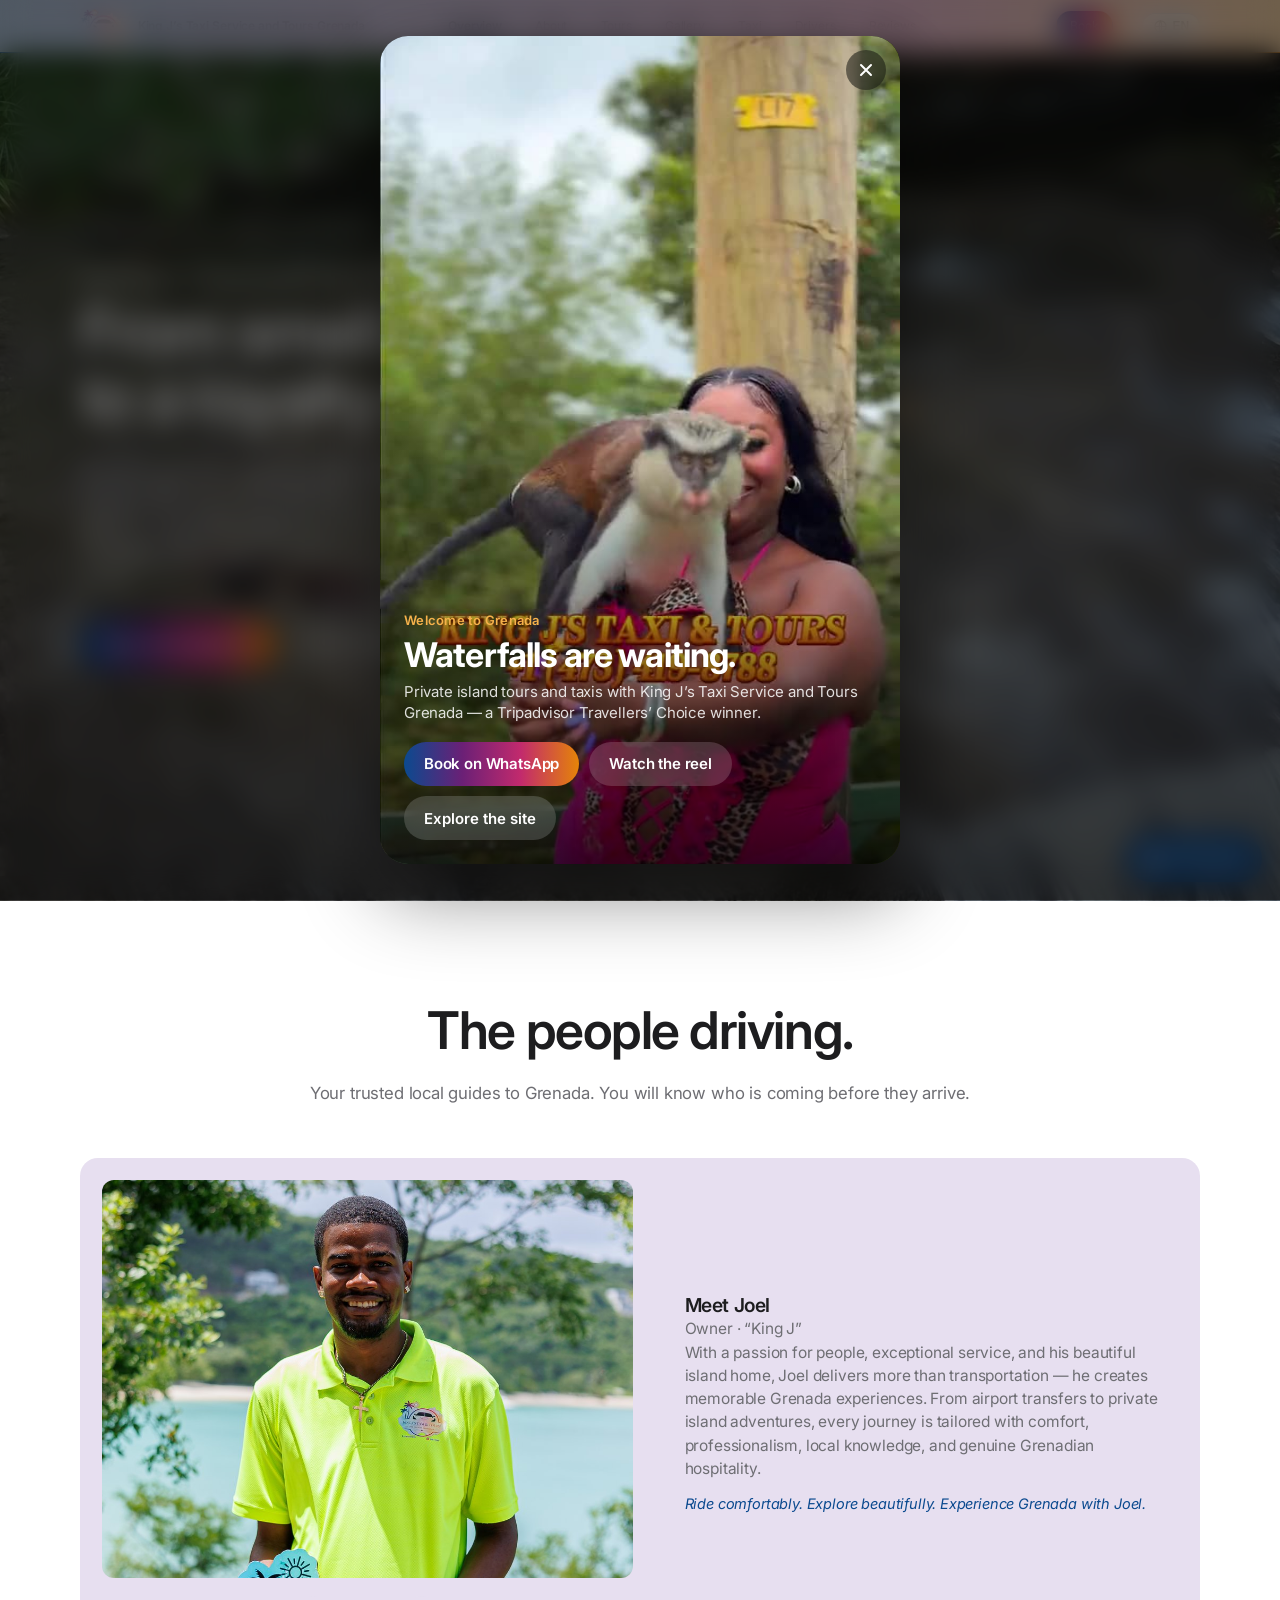
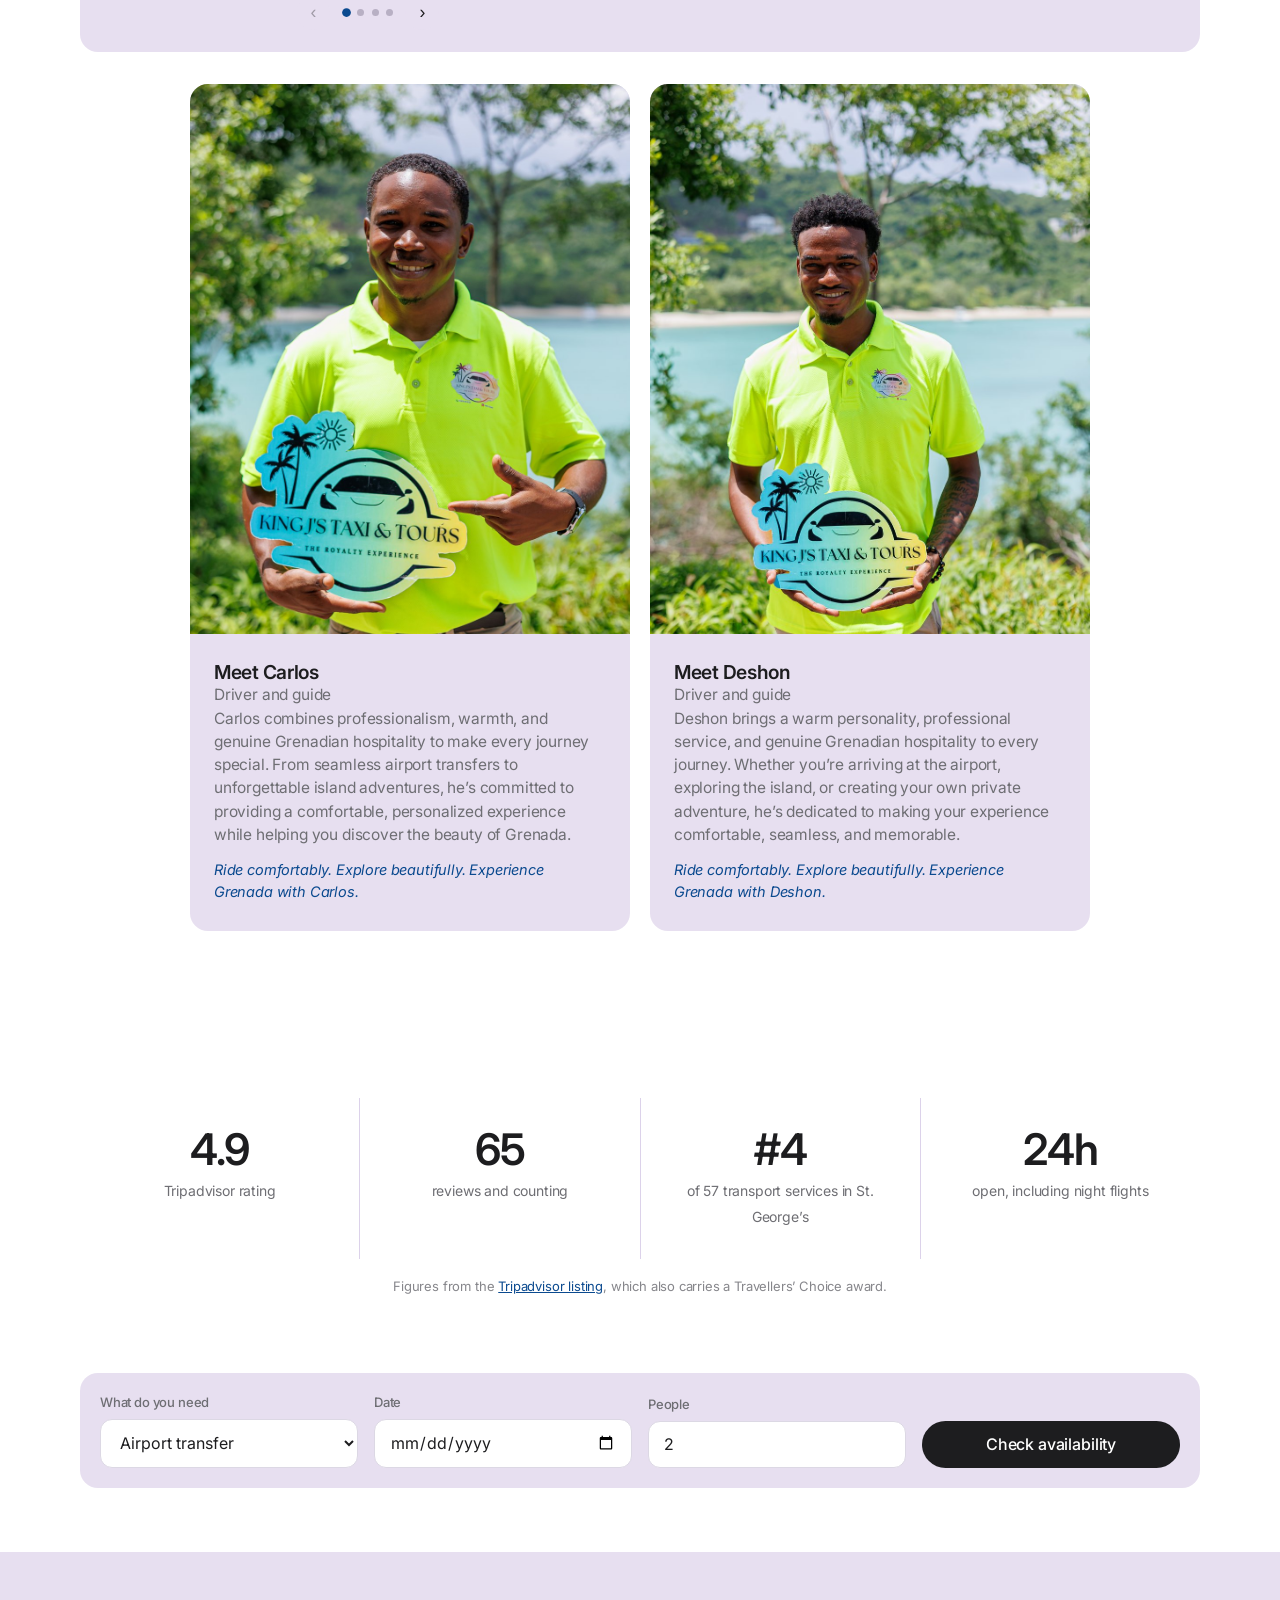
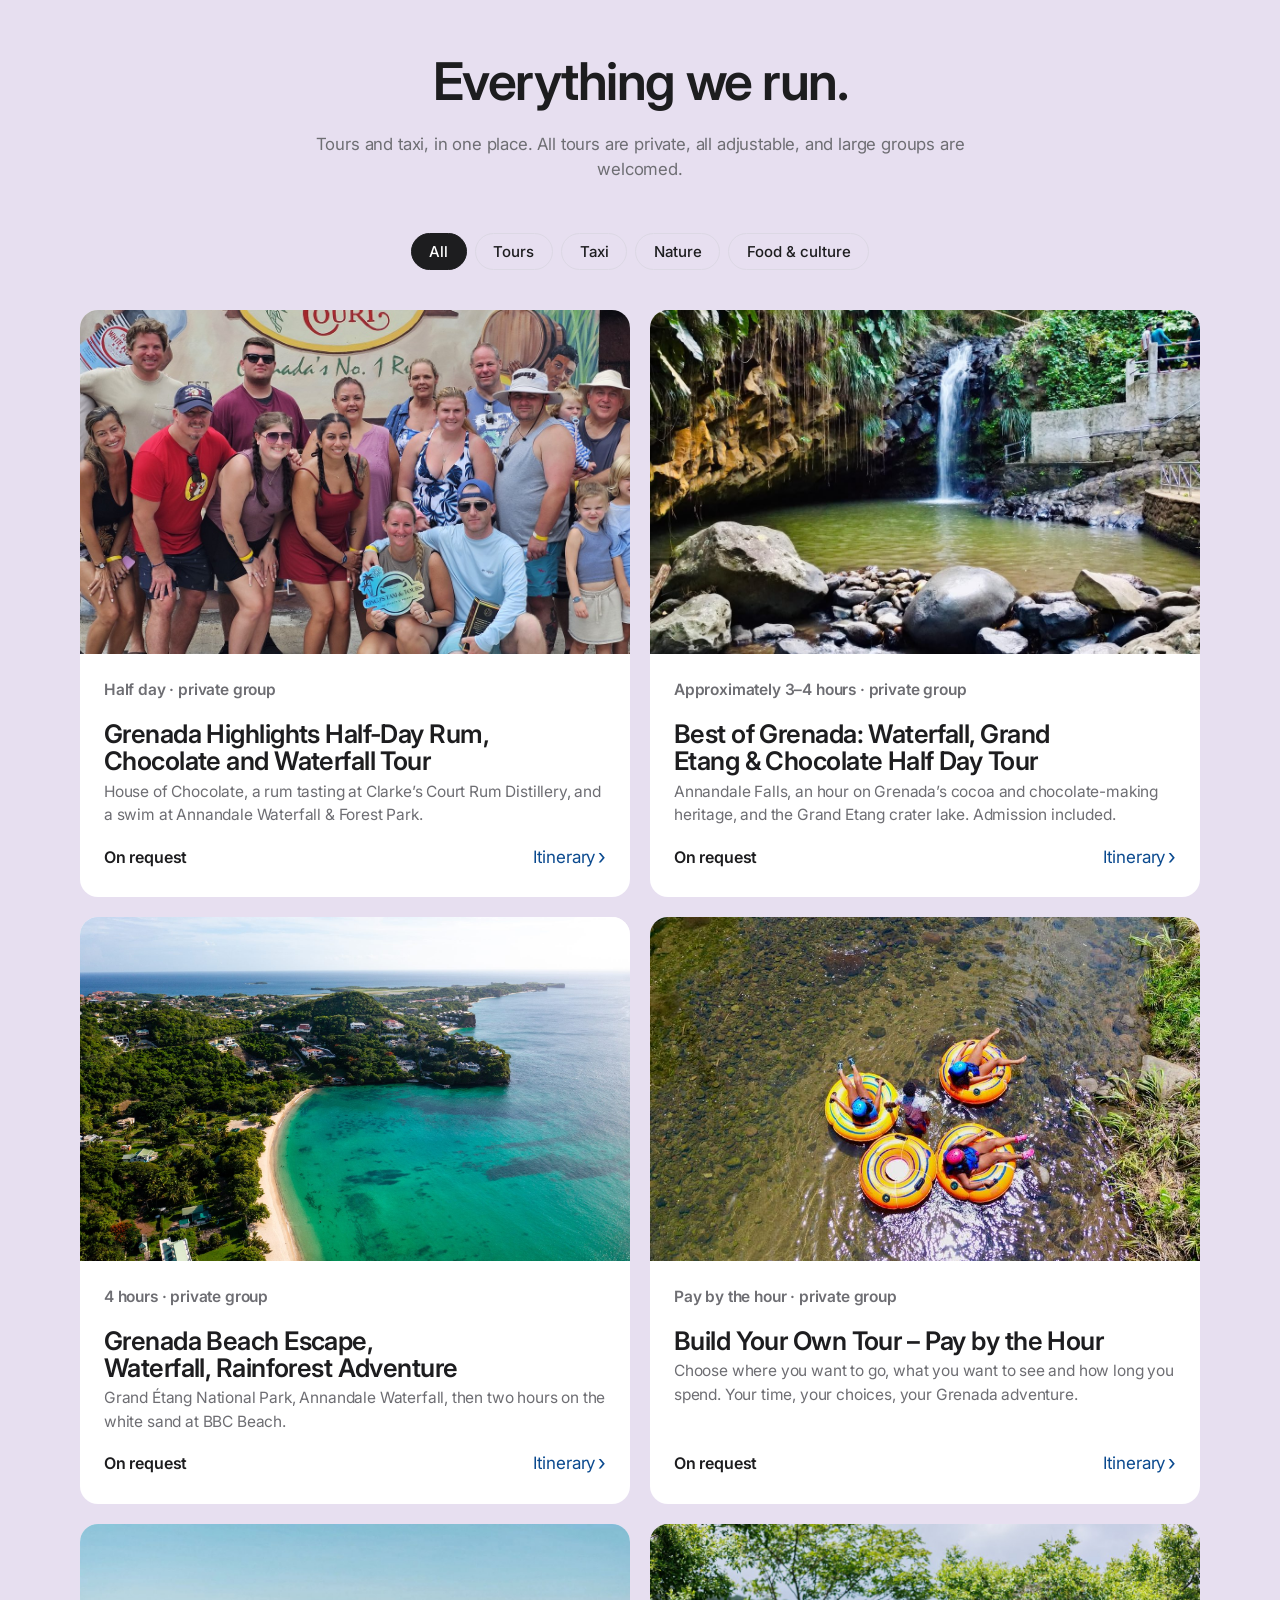
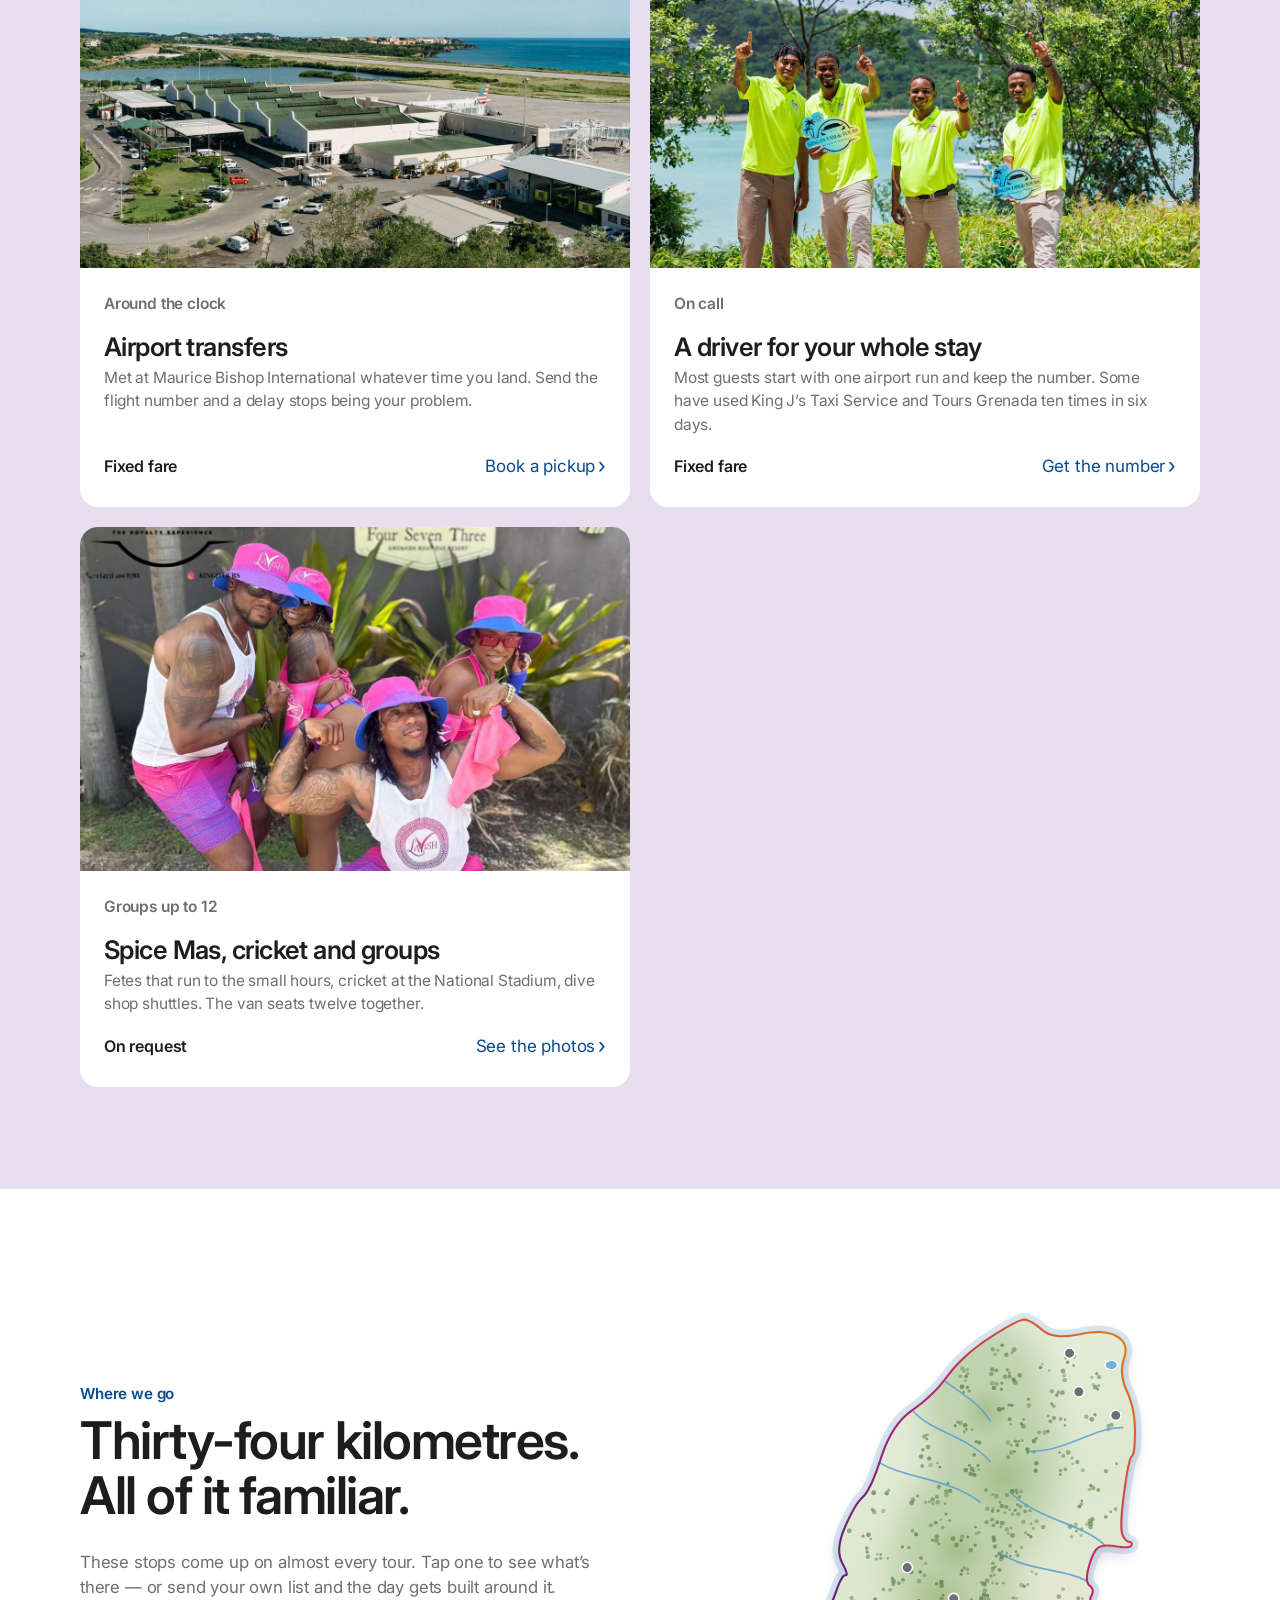
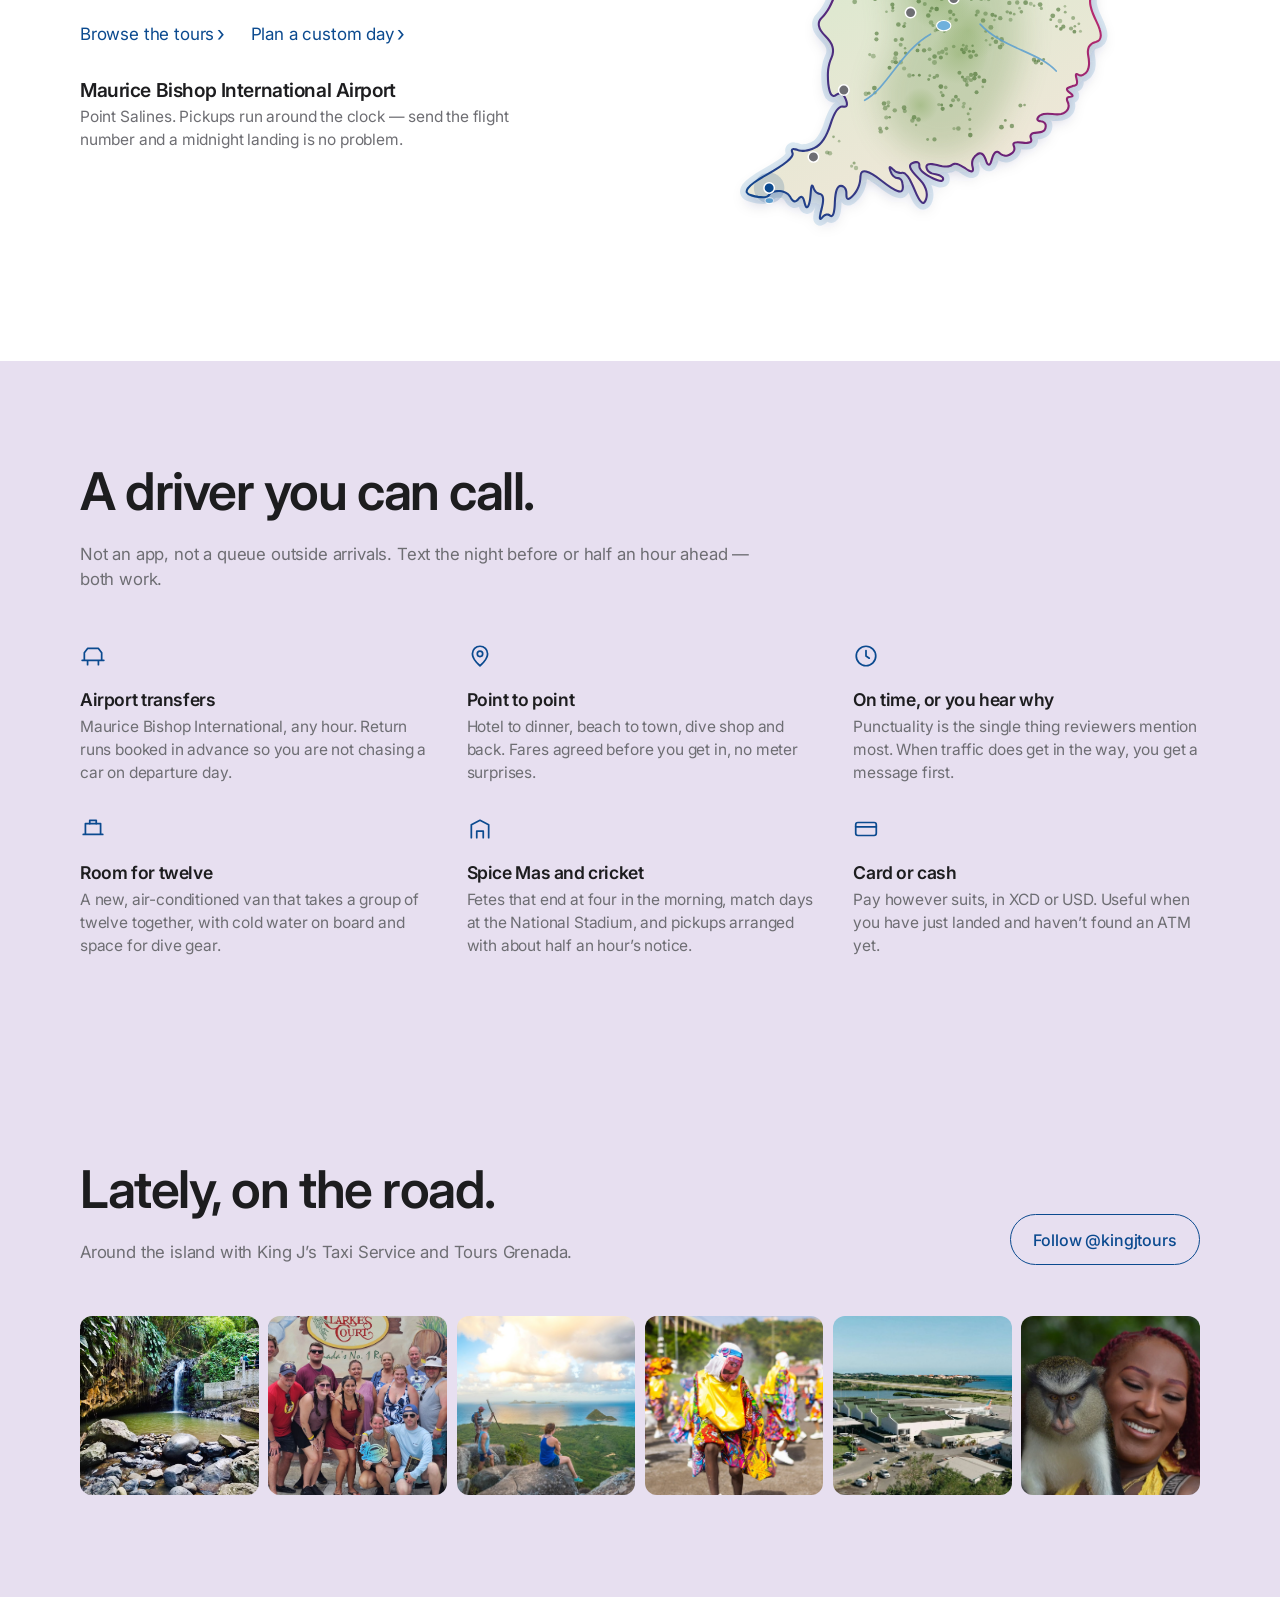
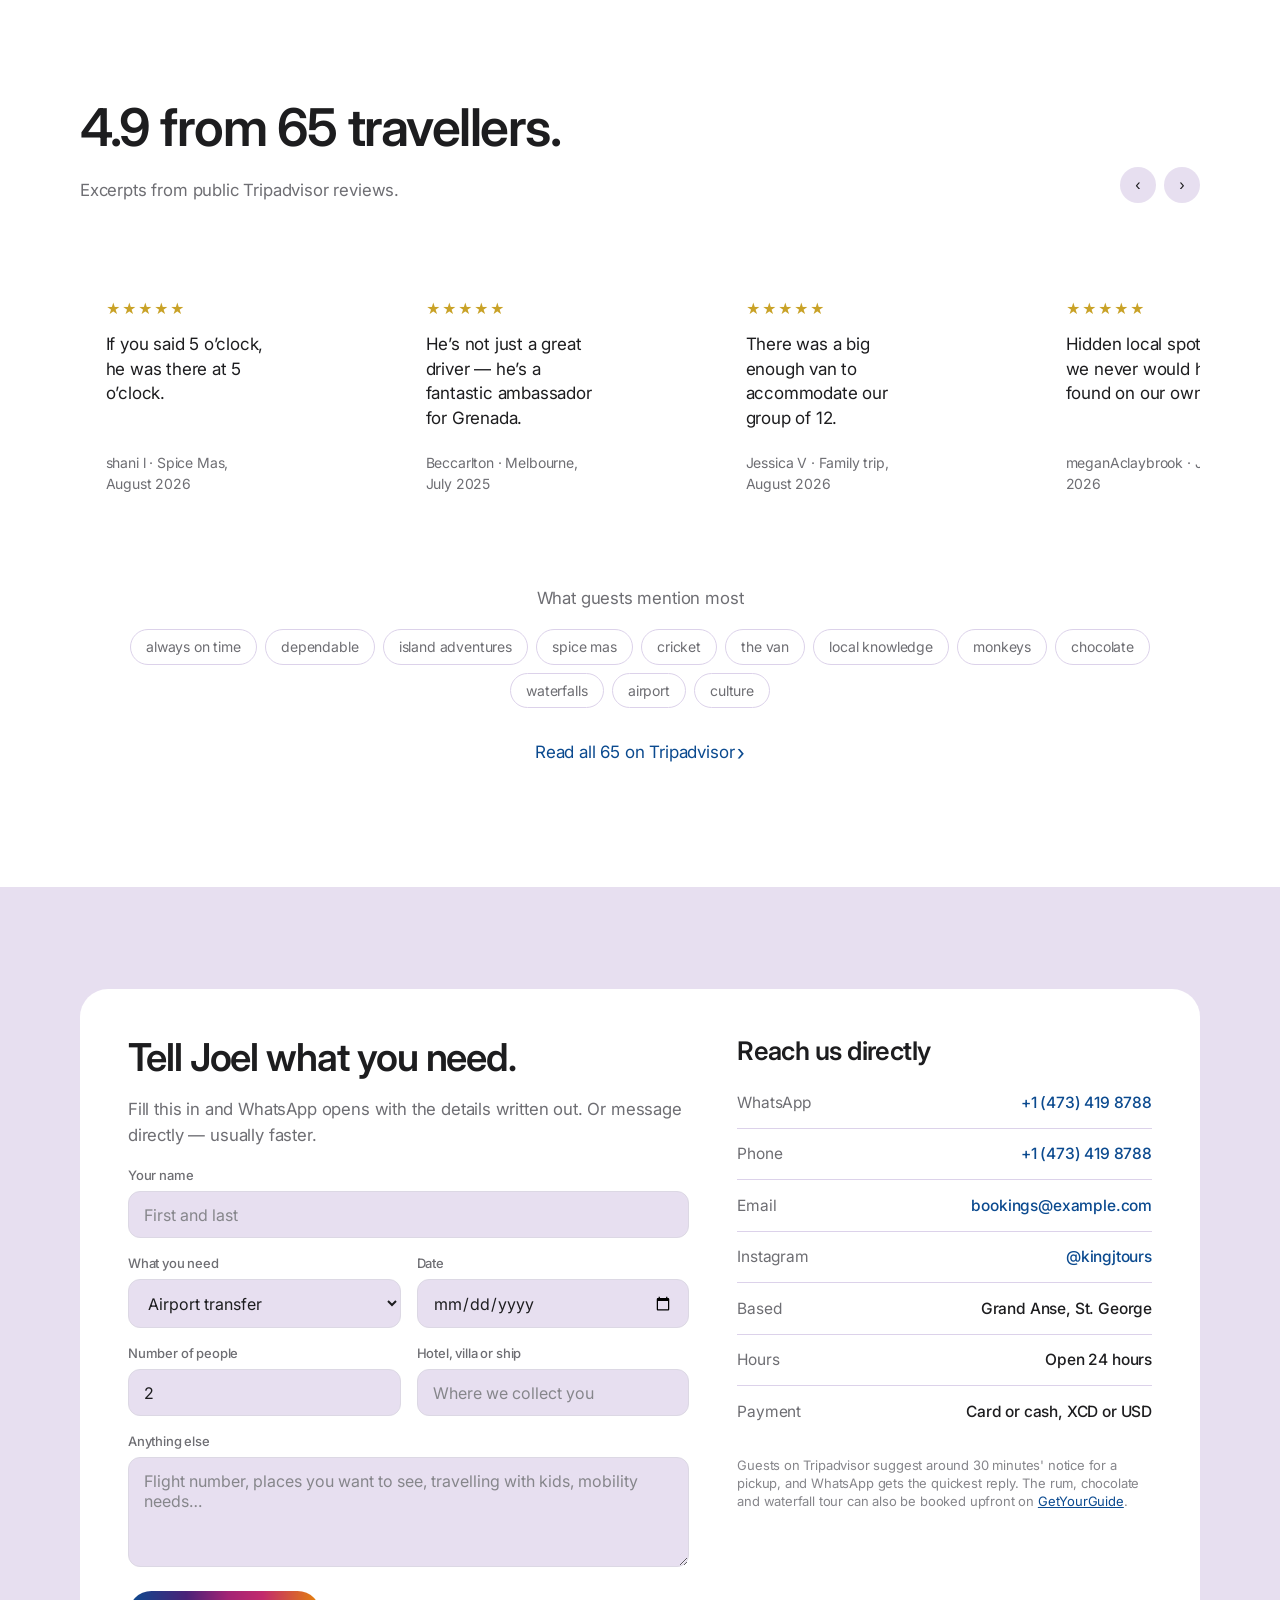
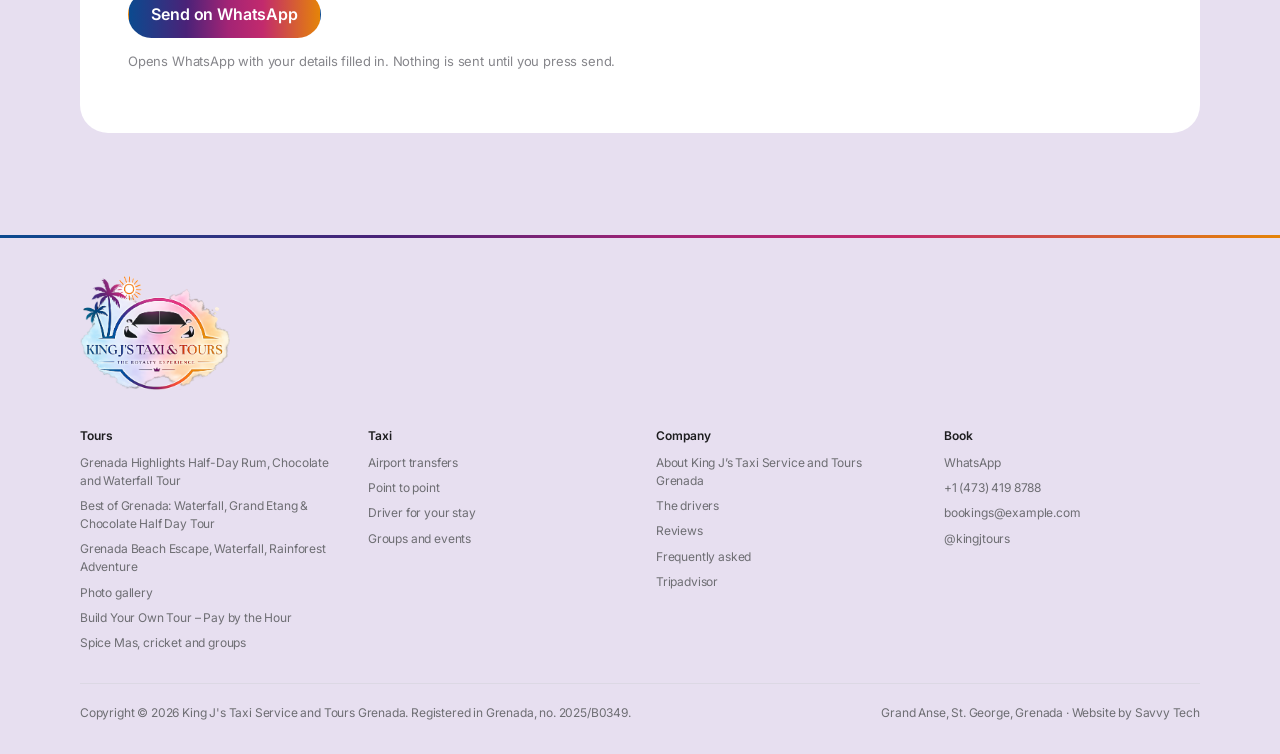
<file: index.html>
<!DOCTYPE html>
<html lang="en">
<head>
<meta charset="utf-8">
<meta name="viewport" content="width=device-width, initial-scale=1">
<title>King J&rsquo;s Taxi Service and Tours Grenada &mdash; Private taxi and island tours</title>
<meta name="description" content="Private taxi and island tours in Grenada. 4.9 from 65 Tripadvisor reviews. Airport transfers around the clock, a driver for your whole stay, and tours built around your list.">
<link rel="icon" href="assets/img/favicon.png">
<link rel="preconnect" href="https://fonts.googleapis.com">
<link rel="preconnect" href="https://fonts.gstatic.com" crossorigin>
<link href="https://fonts.googleapis.com/css2?family=Inter:wght@400;500;600;700&display=swap" rel="stylesheet">
<link rel="stylesheet" href="assets/css/style.css">
<link rel="stylesheet" href="assets/css/welcome-popup.css">
</head>
<body>
<a class="skip" href="#main">Skip to content</a>

<header class="masthead">
  <div class="wrap wrap--wide masthead__inner">
    <a class="brand" href="index.html">
      <img src="assets/img/kingj-logo.png" alt="" width="1208" height="1031">
      <span class="brand__name">King J&rsquo;s Taxi Service and Tours Grenada</span>
    </a>
    <button class="nav-toggle" type="button" aria-expanded="false" aria-controls="primary-nav" aria-label="Menu"><span class="nav-toggle__bars" aria-hidden="true"><span></span><span></span></span></button>
    <nav class="nav" id="primary-nav" aria-label="Primary">
      <a href="index.html" aria-current="page">Overview</a>
      <a href="about.html">About</a>
      <a href="tours.html">Tours</a>
      <a href="gallery.html">Gallery</a>
      <a href="index.html#taxi">Taxi</a>
      <a href="index.html#drivers">Drivers</a>
      <a href="index.html#reviews">Reviews</a>
      <a class="btn btn--primary" href="contact.html">Book</a>
    </nav>
  </div>
</header>

<main id="main">

  <!-- HERO SLIDER -->
  <section class="hero">
      <video class="hero__bg" autoplay muted loop playsinline preload="auto" poster="assets/img/hero-poster.jpg"
             aria-label="Aerial view of a Grenada waterfall in the rainforest"
             data-mobile-src="assets/video/hero-mobile.mp4" data-mobile-poster="assets/img/hero-poster-mobile.jpg">
          <source src="assets/video/hero.mp4" type="video/mp4">
        </video>
      <script>
        /* portrait phones get the full-height cut of the same clip */
        (function (v) {
          if (!v || !matchMedia('(max-aspect-ratio: 3/4)').matches) return;
          v.poster = v.dataset.mobilePoster;
          v.querySelector('source').src = v.dataset.mobileSrc;
          v.load();
        })(document.currentScript.previousElementSibling);
      </script>
      <div class="hero__scrim"></div>
      <article class="slide slide--about is-active">
        <div class="wrap wrap--wide slide__inner">
          <p class="eyebrow eyebrow--light">About King J&rsquo;s Taxi Service and Tours Grenada</p>
          <h1>From small beginnings to a royalty experience.</h1>
          <p class="lede">Built on hard work, great customer service and a passion for Grenada, King J&rsquo;s Taxi Service and Tours Grenada has grown from a small dream into one of the island&rsquo;s most talked-about taxi and tour companies. We stand for punctuality, reliability, safety and exceptional service &mdash; and we treat every guest like family.</p>
          <p class="slide__actions"><a class="btn btn--primary" href="about.html">Read more about us</a><a class="btn btn--ghost" href="contact.html">Book a ride</a></p>
        </div>
      </article>
  </section>

  <!-- DRIVERS -->
  <section class="band" id="drivers">
    <div class="wrap wrap--wide" data-kj="drivers">
      <div class="band__head center">
        <h2>The people driving.</h2>
        <p class="sub">Your trusted local guides to Grenada. You will know who is coming before they arrive.</p>
      </div>
      <div class="person person--lead">
        <div class="storycar">
          <div class="tourgal tourgal--solo" aria-label="Joel, owner of King J&rsquo;s Taxi Service and Tours Grenada">
            <figure><img src="assets/img/driver-joel.jpg" alt="Joel Francis, owner of King J&rsquo;s Taxi Service and Tours Grenada" width="1066" height="1600" loading="lazy"></figure>
            <figure><img src="assets/img/driver-joel-1.jpg" alt="Joel in front of the white King J&rsquo;s van" width="1000" height="1500" loading="lazy"></figure>
            <figure><img src="assets/img/driver-joel-2.jpg" alt="Joel in front of the black King J&rsquo;s taxi" width="1000" height="1500" loading="lazy"></figure>
            <figure><img src="assets/img/driver-joel-3.jpg" alt="Joel at the wheel of the white van" width="1000" height="1500" loading="lazy"></figure>
          </div>
        </div>
        <div class="person__body">
          <h3>Meet Joel</h3>
          <p class="person__role">Owner &middot; &ldquo;King J&rdquo;</p>
          <p>With a passion for people, exceptional service, and his beautiful island home, Joel delivers more than transportation &mdash; he creates memorable Grenada experiences. From airport transfers to private island adventures, every journey is tailored with comfort, professionalism, local knowledge, and genuine Grenadian hospitality.</p>
          <p class="person__tag"><em>Ride comfortably. Explore beautifully. Experience Grenada with Joel.</em></p>
        </div>
      </div>

      <div class="people people--pair">
        <div class="person">
          <figure class="photo"><img src="assets/img/driver-carlos.jpg" alt="Carlos, driver and guide at King J&rsquo;s Taxi Service and Tours Grenada" loading="lazy"></figure>
          <div class="person__body">
            <h3>Meet Carlos</h3>
            <p class="person__role">Driver and guide</p>
            <p>Carlos combines professionalism, warmth, and genuine Grenadian hospitality to make every journey special. From seamless airport transfers to unforgettable island adventures, he&rsquo;s committed to providing a comfortable, personalized experience while helping you discover the beauty of Grenada.</p>
            <p class="person__tag"><em>Ride comfortably. Explore beautifully. Experience Grenada with Carlos.</em></p>
          </div>
        </div>
        <div class="person">
          <figure class="photo"><img src="assets/img/driver-deshon.jpg" alt="Deshon, driver and guide at King J&rsquo;s Taxi Service and Tours Grenada" loading="lazy"></figure>
          <div class="person__body">
            <h3>Meet Deshon</h3>
            <p class="person__role">Driver and guide</p>
            <p>Deshon brings a warm personality, professional service, and genuine Grenadian hospitality to every journey. Whether you&rsquo;re arriving at the airport, exploring the island, or creating your own private adventure, he&rsquo;s dedicated to making your experience comfortable, seamless, and memorable.</p>
            <p class="person__tag"><em>Ride comfortably. Explore beautifully. Experience Grenada with Deshon.</em></p>
          </div>
        </div>
      </div>
    </div>
  </section>

  <!-- STATS -->
  <section class="band band--tight">
    <div class="wrap wrap--wide">
      <div class="stats">
        <div class="stat"><b>4.9</b><span>Tripadvisor rating</span></div>
        <div class="stat"><b>65</b><span>reviews and counting</span></div>
        <div class="stat"><b>#4</b><span>of 57 transport services in St. George&rsquo;s</span></div>
        <div class="stat"><b>24h</b><span>open, including night flights</span></div>
      </div>
      <p class="fine center" style="margin-top:1.1rem">Figures from the <a href='https://www.tripadvisor.com/Attraction_Review-g147296-d32974314-Reviews-King_J_s_Taxi_Services_Tours-St_George_s_Saint_George_Parish_Grenada.html' rel="noopener">Tripadvisor listing</a>, which also carries a Travellers&rsquo; Choice award.</p>
    </div>
  </section>

  <!-- QUICK BOOK -->
  <section class="band band--tight" style="padding-top:0">
    <div class="wrap wrap--wide">
      <form class="quickbar" id="quick-form" data-whatsapp='14734198788' aria-label="Quick booking">
        <div class="field" style="margin:0">
          <label for="q-service">What do you need</label>
          <select id="q-service" name="service">
            <option>Airport transfer</option>
            <option>Taxi around the island</option>
            <option>Driver for my whole stay</option>
            <option>Rum, chocolate and waterfall tour</option>
            <option>Full island tour</option>
            <option>Something custom</option>
          </select>
        </div>
        <div class="field" style="margin:0">
          <label for="q-date">Date</label>
          <input id="q-date" name="date" type="date">
        </div>
        <div class="field" style="margin:0">
          <label for="q-guests">People</label>
          <input id="q-guests" name="guests" type="number" min="1" value="2">
        </div>
        <div class="quickbar__go"><button class="btn btn--dark" type="submit">Check availability</button></div>
      </form>
    </div>
  </section>

  <!-- EXPLORE -->
  <section class="band band--alt" id="explore">
    <div class="wrap wrap--wide">
      <div class="band__head center">
        <h2>Everything we run.</h2>
        <p class="sub">Tours and taxi, in one place. All tours are private, all adjustable, and large groups are welcomed.</p>
      </div>
      <div class="tabs" role="tablist" aria-label="Filter services">
        <button type="button" role="tab" data-filter="all" aria-selected="true">All</button>
        <button type="button" role="tab" data-filter="tour" aria-selected="false">Tours</button>
        <button type="button" role="tab" data-filter="taxi" aria-selected="false">Taxi</button>
        <button type="button" role="tab" data-filter="nature" aria-selected="false">Nature</button>
        <button type="button" role="tab" data-filter="culture" aria-selected="false">Food &amp; culture</button>
      </div>
      <div class="tiles">
        <a class="tile" data-kj-tile="chocolate" href="tours.html#chocolate" data-cat="tour culture">
          <figure class="photo "><img src="assets/img/tour-chocolate.jpg" alt="Cocoa rum liqueurs and fresh cocoa pods at the tasting" loading="lazy"></figure>
          <div class="tile__body">
            <p class="tile__kicker">Half day &middot; private group</p>
            <h3>Grenada Highlights Half-Day Rum, Chocolate and Waterfall Tour</h3>
            <p>House of Chocolate, a rum tasting at Clarke&rsquo;s Court Rum Distillery, and a swim at Annandale Waterfall &amp; Forest Park.</p>
            <div class="tile__foot"><span class="tile__price">On request</span><span class="chev">Itinerary</span></div>
          </div>
        </a>
        <a class="tile" data-kj-tile="island" href="tours.html#island" data-cat="tour culture nature">
          <figure class="photo "><img src="assets/img/tour-falls.jpg" alt="Annandale Falls in the rainforest" loading="lazy"></figure>
          <div class="tile__body">
            <p class="tile__kicker">Approximately 3&ndash;4 hours &middot; private group</p>
            <h3>Best of Grenada: Waterfall, Grand Etang &amp; Chocolate Half Day Tour</h3>
            <p>Annandale Falls, an hour on Grenada&rsquo;s cocoa and chocolate-making heritage, and the Grand Etang crater lake. Admission included.</p>
            <div class="tile__foot"><span class="tile__price">On request</span><span class="chev">Itinerary</span></div>
          </div>
        </a>
        <a class="tile" data-kj-tile="waterfalls" href="tours.html#waterfalls" data-cat="tour nature">
          <figure class="photo "><img src="assets/img/beach-escape.jpg" alt="Aerial view of a Grenada beach, turquoise water and the coast toward Point Salines" loading="lazy"></figure>
          <div class="tile__body">
            <p class="tile__kicker">4 hours &middot; private group</p>
            <h3>Grenada Beach Escape, Waterfall, Rainforest Adventure</h3>
            <p>Grand &Eacute;tang National Park, Annandale Waterfall, then two hours on the white sand at BBC Beach.</p>
            <div class="tile__foot"><span class="tile__price">On request</span><span class="chev">Itinerary</span></div>
          </div>
        </a>
        <a class="tile" data-kj-tile="custom" href="tours.html#custom" data-cat="tour nature culture">
          <figure class="photo "><img src="assets/img/tour-custom-11.jpg" alt="River tubing on a Grenada river, seen from above" loading="lazy"></figure>
          <div class="tile__body">
            <p class="tile__kicker">Pay by the hour &middot; private group</p>
            <h3>Build Your Own Tour &ndash; Pay by the Hour</h3>
            <p>Choose where you want to go, what you want to see and how long you spend. Your time, your choices, your Grenada adventure.</p>
            <div class="tile__foot"><span class="tile__price">On request</span><span class="chev">Itinerary</span></div>
          </div>
        </a>
        <a class="tile" href="contact.html" data-cat="taxi">
          <figure class="photo "><img src="assets/img/card-airport.jpg" alt="Maurice Bishop International Airport from the hillside" loading="lazy"></figure>
          <div class="tile__body">
            <p class="tile__kicker">Around the clock</p>
            <h3>Airport transfers</h3>
            <p>Met at Maurice Bishop International whatever time you land. Send the flight number and a delay stops being your problem.</p>
            <div class="tile__foot"><span class="tile__price">Fixed fare</span><span class="chev">Book a pickup</span></div>
          </div>
        </a>
        <a class="tile" href="contact.html" data-cat="taxi">
          <figure class="photo "><img src="assets/img/card-taxi.jpg" alt="The King J&rsquo;s Taxi Service and Tours Grenada drivers above Grand Anse" loading="lazy"></figure>
          <div class="tile__body">
            <p class="tile__kicker">On call</p>
            <h3>A driver for your whole stay</h3>
            <p>Most guests start with one airport run and keep the number. Some have used King J&rsquo;s Taxi Service and Tours Grenada ten times in six days.</p>
            <div class="tile__foot"><span class="tile__price">Fixed fare</span><span class="chev">Get the number</span></div>
          </div>
        </a>
        <a class="tile" href="tours.html#spicemas" data-cat="taxi culture">
          <figure class="photo "><img src="assets/img/spicemas-1.jpg" alt="An ole mas band on the road at Spice Mas" loading="lazy"></figure>
          <div class="tile__body">
            <p class="tile__kicker">Groups up to 12</p>
            <h3>Spice Mas, cricket and groups</h3>
            <p>Fetes that run to the small hours, cricket at the National Stadium, dive shop shuttles. The van seats twelve together.</p>
            <div class="tile__foot"><span class="tile__price">On request</span><span class="chev">See the photos</span></div>
          </div>
        </a>
      </div>
    </div>
  </section>

  <!-- MAP -->
  <section class="band" id="map">
    <div class="wrap wrap--wide split">
      <div>
        <p class="eyebrow">Where we go</p>
        <h2>Thirty-four kilometres. All of it familiar.</h2>
        <p class="sub">These stops come up on almost every tour. Tap one to see what&rsquo;s there &mdash; or send your own list and the day gets built around it.</p>
        <div class="chev-row" style="margin-top:1.4rem"><a class="chev" href="tours.html">Browse the tours</a><a class="chev" href="contact.html">Plan a custom day</a></div>
        <div class="island__readout" aria-live="polite" style="margin-top:2rem">
          <h3 id="stop-title">Maurice Bishop International Airport</h3>
          <p id="stop-desc">Point Salines. Pickups run around the clock — send the flight number and a midnight landing is no problem.</p>
        </div>
      </div>
      <div class="island"><svg viewBox="0 0 462 588" role="img" aria-label="Map of Grenada showing the stops King J's Taxi Service and Tours Grenada drives to">
          <title>Grenada</title>
          <defs>
            <clipPath id="islandClip"><path d="M 371.7 415.8 Q 370.8 416.2 369.9 416.6 Q 369.0 417.0 368.7 417.5 Q 368.4 418.0 368.6 418.7 Q 368.8 419.4 369.6 420.2 Q 370.4 421.0 371.7 422.0 Q 373.0 423.0 373.7 423.7 Q 374.4 424.4 374.4 424.9 Q 374.4 425.4 373.8 425.7 Q 373.2 426.0 371.9 426.1 Q 370.6 426.1 369.8 426.5 Q 369.0 426.8 368.7 427.5 Q 368.4 428.2 368.5 429.2 Q 368.7 430.2 369.3 431.5 Q 369.9 432.8 370.1 434.1 Q 370.4 435.3 370.2 436.5 Q 370.0 437.7 369.5 438.9 Q 368.9 440.0 367.9 441.1 Q 367.0 442.2 365.6 442.9 Q 364.2 443.7 362.3 444.1 Q 360.5 444.4 358.2 444.5 Q 355.9 444.5 353.1 444.2 Q 350.4 443.9 348.1 443.9 Q 345.9 443.9 344.1 444.2 Q 342.3 444.6 340.9 445.3 Q 339.6 445.9 338.7 447.0 Q 337.9 448.0 337.6 448.8 Q 337.3 449.6 337.6 450.2 Q 337.9 450.8 338.7 451.2 Q 339.6 451.6 341.0 451.8 Q 342.5 451.9 343.5 452.4 Q 344.5 452.9 345.2 453.7 Q 345.8 454.5 346.1 455.5 Q 346.3 456.6 346.1 457.9 Q 346.0 459.3 345.3 460.3 Q 344.7 461.4 343.5 462.1 Q 342.4 462.8 340.7 463.2 Q 339.1 463.6 337.0 463.7 Q 334.8 463.8 333.4 464.2 Q 331.9 464.6 331.1 465.4 Q 330.3 466.2 330.2 467.3 Q 330.1 468.4 330.7 469.9 Q 331.3 471.4 331.0 472.4 Q 330.7 473.4 329.6 473.9 Q 328.4 474.4 326.5 474.5 Q 324.5 474.6 321.6 474.2 Q 318.8 473.8 316.8 473.8 Q 314.8 473.8 313.7 474.2 Q 312.6 474.7 312.3 475.5 Q 312.1 476.4 312.7 477.7 Q 313.3 479.0 313.3 480.1 Q 313.4 481.3 313.0 482.4 Q 312.5 483.5 311.6 484.5 Q 310.6 485.5 309.1 486.4 Q 307.6 487.3 306.2 487.7 Q 304.7 488.1 303.4 487.9 Q 302.0 487.8 300.6 487.1 Q 299.3 486.5 298.0 485.3 Q 296.7 484.1 295.5 483.8 Q 294.3 483.6 293.3 484.4 Q 292.3 485.2 291.4 487.0 Q 290.5 488.8 289.7 491.5 Q 289.0 494.3 288.2 495.8 Q 287.4 497.2 286.6 497.3 Q 285.8 497.4 284.9 496.2 Q 284.1 495.0 283.3 492.4 Q 282.4 489.8 281.4 488.2 Q 280.3 486.6 279.1 485.9 Q 277.9 485.2 276.5 485.5 Q 275.1 485.8 273.6 487.0 Q 272.0 488.2 271.0 489.6 Q 269.9 491.0 269.4 492.6 Q 268.9 494.2 268.9 496.1 Q 268.9 497.9 269.5 500.0 Q 270.0 502.0 269.8 503.1 Q 269.6 504.2 268.6 504.4 Q 267.6 504.5 265.9 503.7 Q 264.2 502.9 261.7 501.1 Q 259.2 499.4 257.0 498.3 Q 254.9 497.2 253.2 496.7 Q 251.5 496.3 250.2 496.5 Q 248.8 496.7 247.9 497.5 Q 247.0 498.4 245.5 498.8 Q 244.0 499.3 242.1 499.3 Q 240.1 499.3 237.6 499.0 Q 235.1 498.6 232.1 497.8 Q 229.1 497.1 227.0 496.8 Q 224.8 496.6 223.4 496.9 Q 222.0 497.2 221.4 498.1 Q 220.8 498.9 221.0 500.3 Q 221.2 501.7 221.9 502.8 Q 222.6 504.0 223.8 504.9 Q 225.0 505.8 226.7 506.5 Q 228.4 507.1 230.6 507.5 Q 232.8 508.0 234.4 508.5 Q 235.9 509.1 236.9 509.8 Q 237.9 510.4 238.3 511.2 Q 238.6 512.1 238.4 513.0 Q 238.2 513.9 237.2 514.2 Q 236.3 514.5 234.7 514.2 Q 233.0 513.9 230.7 512.9 Q 228.3 512.0 225.3 510.4 Q 222.2 508.9 220.0 507.3 Q 217.7 505.8 216.2 504.3 Q 214.7 502.8 214.1 501.3 Q 213.4 499.9 213.5 498.5 Q 213.6 497.1 213.2 496.2 Q 212.8 495.3 211.9 494.9 Q 211.1 494.6 209.7 494.7 Q 208.3 494.9 206.5 495.6 Q 204.6 496.3 204.0 497.6 Q 203.4 498.9 204.1 500.7 Q 204.7 502.6 206.6 505.0 Q 208.5 507.5 211.6 510.5 Q 214.7 513.6 216.9 516.5 Q 219.0 519.5 220.1 522.4 Q 221.2 525.3 221.3 528.1 Q 221.5 530.9 220.6 533.6 Q 219.7 536.3 218.5 537.1 Q 217.3 537.9 215.9 536.8 Q 214.4 535.7 212.7 532.6 Q 210.9 529.6 208.9 524.6 Q 206.9 519.7 205.0 516.0 Q 203.2 512.3 201.5 510.0 Q 199.8 507.7 198.3 506.6 Q 196.8 505.6 195.5 505.8 Q 194.2 506.1 193.0 506.0 Q 191.7 505.9 190.4 505.4 Q 189.1 504.9 187.9 504.1 Q 186.7 503.2 185.4 502.0 Q 184.2 500.8 183.4 500.3 Q 182.7 499.8 182.4 500.1 Q 182.2 500.4 182.4 501.4 Q 182.6 502.5 183.2 504.2 Q 183.9 506.0 184.7 507.4 Q 185.6 508.7 186.5 509.6 Q 187.5 510.5 188.7 511.0 Q 189.8 511.5 191.1 511.5 Q 192.3 511.5 193.3 512.2 Q 194.3 512.8 194.9 514.1 Q 195.5 515.4 195.8 517.3 Q 196.2 519.2 196.2 521.7 Q 196.2 524.3 194.8 525.1 Q 193.4 525.9 190.7 525.0 Q 187.9 524.1 183.8 521.5 Q 179.7 518.8 174.2 514.5 Q 168.7 510.1 164.5 507.6 Q 160.4 505.2 157.6 504.5 Q 154.7 503.9 153.3 505.1 Q 151.8 506.4 151.7 509.5 Q 151.6 512.6 151.1 515.4 Q 150.6 518.2 149.6 520.7 Q 148.6 523.2 147.2 525.4 Q 145.8 527.7 144.0 529.6 Q 142.2 531.6 140.8 532.5 Q 139.5 533.4 138.6 533.3 Q 137.7 533.2 137.3 532.1 Q 136.9 530.9 136.9 528.8 Q 137.0 526.6 136.7 525.0 Q 136.3 523.3 135.6 522.2 Q 134.9 521.0 133.8 520.4 Q 132.8 519.7 131.3 519.6 Q 129.8 519.5 128.7 520.5 Q 127.6 521.5 126.8 523.6 Q 126.0 525.7 125.5 528.9 Q 125.0 532.2 124.8 536.6 Q 124.7 540.9 124.3 544.0 Q 123.9 547.1 123.3 548.9 Q 122.7 550.7 121.8 551.2 Q 121.0 551.7 119.9 550.9 Q 118.9 550.1 117.8 549.8 Q 116.7 549.5 115.7 549.8 Q 114.6 550.1 113.5 550.9 Q 112.4 551.7 111.4 553.0 Q 110.3 554.3 109.7 554.4 Q 109.2 554.5 109.1 553.4 Q 109.0 552.2 109.5 549.8 Q 109.9 547.4 110.9 543.8 Q 111.8 540.2 112.2 537.4 Q 112.6 534.6 112.4 532.7 Q 112.2 530.7 111.4 529.6 Q 110.7 528.5 109.4 528.2 Q 108.1 528.0 107.0 527.4 Q 105.9 526.8 105.0 526.0 Q 104.1 525.1 103.4 523.9 Q 102.7 522.8 102.2 521.3 Q 101.7 519.8 101.3 519.4 Q 100.9 519.0 100.5 519.7 Q 100.2 520.3 99.9 522.0 Q 99.7 523.8 99.5 526.5 Q 99.3 529.3 99.0 531.6 Q 98.8 533.9 98.4 535.7 Q 98.1 537.5 97.6 538.9 Q 97.2 540.2 96.7 541.0 Q 96.2 541.9 95.6 542.0 Q 95.1 542.1 94.6 541.5 Q 94.1 540.9 93.7 539.6 Q 93.2 538.2 92.7 536.1 Q 92.2 534.1 91.6 532.8 Q 91.0 531.6 90.2 531.3 Q 89.4 530.9 88.5 531.5 Q 87.5 532.0 86.5 533.4 Q 85.4 534.7 84.3 535.4 Q 83.3 536.0 82.3 535.9 Q 81.3 535.7 80.4 534.8 Q 79.5 533.9 78.6 532.3 Q 77.8 530.6 76.6 529.4 Q 75.5 528.1 74.0 527.2 Q 72.6 526.3 70.8 525.7 Q 69.1 525.2 67.1 525.0 Q 65.0 524.9 63.3 525.1 Q 61.6 525.2 60.2 525.7 Q 58.8 526.2 57.7 527.1 Q 56.6 527.9 55.8 529.1 Q 55.0 530.3 53.5 530.9 Q 51.9 531.5 49.6 531.6 Q 47.3 531.6 44.2 531.2 Q 41.2 530.7 37.3 529.6 Q 33.5 528.6 32.5 526.7 Q 31.6 524.9 33.4 522.2 Q 35.3 519.6 40.1 516.1 Q 44.8 512.7 52.5 508.4 Q 60.1 504.1 65.6 500.5 Q 71.2 497.0 74.6 494.1 Q 78.1 491.1 79.5 488.9 Q 81.0 486.7 80.3 485.1 Q 79.6 483.6 79.6 482.6 Q 79.6 481.6 80.2 481.2 Q 80.9 480.8 82.1 481.0 Q 83.4 481.1 85.3 481.8 Q 87.2 482.6 89.3 482.8 Q 91.4 483.0 93.6 482.7 Q 95.9 482.5 98.4 481.7 Q 100.8 481.0 103.5 479.7 Q 106.1 478.5 108.5 476.3 Q 110.8 474.1 112.9 471.0 Q 115.0 467.9 116.8 463.9 Q 118.7 459.9 120.2 455.0 Q 121.8 450.0 123.4 446.4 Q 125.0 442.8 126.6 440.5 Q 128.2 438.1 129.9 437.1 Q 131.5 436.1 133.2 436.4 Q 134.8 436.7 135.9 436.3 Q 136.9 436.0 137.3 435.0 Q 137.6 434.0 137.4 432.4 Q 137.1 430.8 136.2 428.5 Q 135.3 426.2 134.2 424.8 Q 133.1 423.4 131.9 422.9 Q 130.6 422.3 129.2 422.6 Q 127.8 423.0 126.2 424.1 Q 124.6 425.3 123.3 425.2 Q 122.0 425.0 120.9 423.6 Q 119.9 422.1 119.2 419.4 Q 118.4 416.6 117.9 412.5 Q 117.5 408.4 117.5 404.7 Q 117.4 400.9 117.8 397.4 Q 118.3 394.0 119.1 390.8 Q 120.0 387.7 121.3 384.9 Q 122.6 382.1 122.8 379.2 Q 123.1 376.4 122.3 373.5 Q 121.5 370.7 119.6 367.9 Q 117.7 365.0 114.8 362.2 Q 111.9 359.3 110.2 356.7 Q 108.5 354.0 108.1 351.6 Q 107.6 349.2 108.4 347.0 Q 109.2 344.8 111.3 342.9 Q 113.3 340.9 115.2 338.2 Q 117.2 335.6 119.0 332.3 Q 120.8 329.0 122.5 325.0 Q 124.2 321.0 125.8 316.4 Q 127.4 311.8 128.8 308.3 Q 130.2 304.9 131.5 302.6 Q 132.8 300.4 133.9 299.4 Q 135.0 298.3 136.0 298.5 Q 137.0 298.6 137.2 297.9 Q 137.5 297.2 137.0 295.5 Q 136.6 293.9 135.4 291.3 Q 134.3 288.8 132.4 285.4 Q 130.6 281.9 129.9 277.8 Q 129.1 273.7 129.5 269.0 Q 129.9 264.3 131.4 258.9 Q 132.9 253.5 135.6 247.5 Q 138.2 241.5 140.7 236.5 Q 143.2 231.5 145.5 227.6 Q 147.8 223.7 150.0 220.9 Q 152.2 218.0 154.2 216.2 Q 156.3 214.5 158.5 210.9 Q 160.7 207.4 163.2 202.2 Q 165.6 196.9 168.2 190.0 Q 170.8 183.0 173.6 174.3 Q 176.5 165.6 179.9 158.2 Q 183.3 150.8 187.4 144.6 Q 191.5 138.5 196.2 133.6 Q 200.9 128.7 206.2 125.0 Q 211.5 121.4 216.5 117.3 Q 221.5 113.3 226.1 108.7 Q 230.8 104.2 235.1 99.3 Q 239.4 94.3 243.4 88.9 Q 247.4 83.5 252.2 78.2 Q 257.0 73.0 262.6 67.9 Q 268.2 62.9 274.7 58.0 Q 281.1 53.1 288.4 48.5 Q 295.6 43.8 301.5 40.3 Q 307.3 36.8 311.7 34.5 Q 316.2 32.2 319.2 31.1 Q 322.3 30.0 323.9 30.1 Q 325.6 30.2 327.5 30.9 Q 329.5 31.7 331.8 33.0 Q 334.2 34.4 336.8 36.3 Q 339.5 38.3 342.5 40.9 Q 345.5 43.5 349.4 45.1 Q 353.2 46.6 358.0 47.2 Q 362.8 47.8 368.4 47.4 Q 374.0 47.0 380.6 45.6 Q 387.1 44.2 392.8 43.6 Q 398.6 42.9 403.5 43.1 Q 408.5 43.3 412.7 44.4 Q 416.9 45.4 420.3 47.2 Q 423.7 49.0 425.9 51.4 Q 428.1 53.7 429.2 56.7 Q 430.2 59.6 430.0 63.2 Q 429.8 66.7 428.4 70.7 Q 427.0 74.8 426.5 79.0 Q 426.0 83.2 426.4 87.5 Q 426.8 91.7 428.0 96.1 Q 429.2 100.5 431.3 105.0 Q 433.5 109.5 435.0 114.3 Q 436.6 119.2 437.7 124.4 Q 438.8 129.7 439.3 135.3 Q 439.9 140.9 439.9 146.9 Q 439.9 152.9 439.7 157.6 Q 439.5 162.2 439.1 165.5 Q 438.7 168.8 438.1 170.7 Q 437.5 172.7 436.7 173.3 Q 435.8 173.8 434.9 176.5 Q 434.0 179.1 433.0 183.9 Q 432.0 188.6 430.9 195.4 Q 429.8 202.2 428.6 211.0 Q 427.5 219.9 426.7 227.0 Q 426.0 234.1 425.7 239.6 Q 425.5 245.0 425.6 248.7 Q 425.8 252.4 426.4 254.4 Q 427.1 256.4 427.8 258.0 Q 428.6 259.5 429.4 260.6 Q 430.3 261.7 431.3 262.3 Q 432.3 263.0 433.4 263.2 Q 434.6 263.4 435.3 263.7 Q 436.0 264.1 436.3 264.6 Q 436.7 265.1 436.6 265.7 Q 436.6 266.4 436.1 267.2 Q 435.7 268.1 434.4 268.5 Q 433.2 269.0 431.1 269.1 Q 429.0 269.2 426.1 268.9 Q 423.2 268.7 419.5 268.1 Q 415.7 267.5 412.6 267.3 Q 409.5 267.2 407.1 267.5 Q 404.6 267.9 402.8 268.7 Q 400.9 269.5 399.7 270.9 Q 398.5 272.2 397.4 274.1 Q 396.3 276.0 395.2 278.5 Q 394.1 281.0 393.1 284.2 Q 392.1 287.3 391.1 291.0 Q 390.1 294.7 389.7 297.8 Q 389.3 300.8 389.5 303.1 Q 389.7 305.5 390.5 307.1 Q 391.2 308.7 392.5 309.7 Q 393.9 310.6 394.6 311.8 Q 395.4 312.9 395.5 314.3 Q 395.7 315.6 395.3 317.2 Q 394.9 318.8 393.9 320.6 Q 392.9 322.3 392.8 324.9 Q 392.6 327.4 393.3 330.7 Q 394.0 334.0 395.5 338.1 Q 397.1 342.1 399.4 346.9 Q 401.8 351.7 402.9 355.5 Q 404.1 359.2 404.0 361.9 Q 403.9 364.6 402.6 366.3 Q 401.3 367.9 398.7 368.6 Q 396.1 369.2 394.4 370.4 Q 392.6 371.6 391.6 373.5 Q 390.7 375.3 390.5 377.8 Q 390.3 380.2 390.9 383.3 Q 391.5 386.3 391.6 389.0 Q 391.8 391.6 391.5 393.7 Q 391.3 395.9 390.5 397.5 Q 389.8 399.2 388.7 400.5 Q 387.5 401.7 386.4 402.4 Q 385.4 403.2 384.3 403.5 Q 383.3 403.8 382.3 403.6 Q 381.3 403.4 380.3 402.8 Q 379.4 402.2 378.8 402.1 Q 378.2 402.0 378.0 402.5 Q 377.8 403.0 377.9 404.1 Q 378.0 405.2 378.5 406.9 Q 378.9 408.5 379.1 409.8 Q 379.2 411.1 379.0 412.0 Q 378.8 412.9 378.3 413.5 Q 377.8 414.0 376.9 414.2 Q 376.0 414.4 375.2 414.6 Q 374.3 414.9 373.4 415.2 Q 372.6 415.5 371.7 415.8 Z"/></clipPath>
            <radialGradient id="hillGrad"><stop offset="0%" stop-color="#8FAE6B" stop-opacity=".5"/><stop offset="70%" stop-color="#8FAE6B" stop-opacity=".16"/><stop offset="100%" stop-color="#8FAE6B" stop-opacity="0"/></radialGradient>
            <filter id="forestBlur" filterUnits="userSpaceOnUse" x="-250" y="-250" width="962" height="1088"><feGaussianBlur stdDeviation="16"/></filter>

            <linearGradient id="landGrad" x1="0" y1="0" x2="0.3" y2="1">
              <stop offset="0%" stop-color="#E9F0DE"/><stop offset="55%" stop-color="#DDE8CF"/><stop offset="100%" stop-color="#EFE7D8"/>
            </linearGradient>
            <filter id="islandShadow" x="-20%" y="-20%" width="140%" height="140%">
              <feDropShadow dx="0" dy="6" stdDeviation="8" flood-color="#1B2C4A" flood-opacity="0.22"/>
            </filter>
            <linearGradient id="coastGrad" x1="0" y1="1" x2="1" y2="0"><stop offset="0%" stop-color="#0B4A8F"/><stop offset="40%" stop-color="#6B2076"/><stop offset="70%" stop-color="#C22A6D"/><stop offset="100%" stop-color="#E58408"/></linearGradient></defs>
          <path class="island__sea" d="M 371.7 415.8 Q 370.8 416.2 369.9 416.6 Q 369.0 417.0 368.7 417.5 Q 368.4 418.0 368.6 418.7 Q 368.8 419.4 369.6 420.2 Q 370.4 421.0 371.7 422.0 Q 373.0 423.0 373.7 423.7 Q 374.4 424.4 374.4 424.9 Q 374.4 425.4 373.8 425.7 Q 373.2 426.0 371.9 426.1 Q 370.6 426.1 369.8 426.5 Q 369.0 426.8 368.7 427.5 Q 368.4 428.2 368.5 429.2 Q 368.7 430.2 369.3 431.5 Q 369.9 432.8 370.1 434.1 Q 370.4 435.3 370.2 436.5 Q 370.0 437.7 369.5 438.9 Q 368.9 440.0 367.9 441.1 Q 367.0 442.2 365.6 442.9 Q 364.2 443.7 362.3 444.1 Q 360.5 444.4 358.2 444.5 Q 355.9 444.5 353.1 444.2 Q 350.4 443.9 348.1 443.9 Q 345.9 443.9 344.1 444.2 Q 342.3 444.6 340.9 445.3 Q 339.6 445.9 338.7 447.0 Q 337.9 448.0 337.6 448.8 Q 337.3 449.6 337.6 450.2 Q 337.9 450.8 338.7 451.2 Q 339.6 451.6 341.0 451.8 Q 342.5 451.9 343.5 452.4 Q 344.5 452.9 345.2 453.7 Q 345.8 454.5 346.1 455.5 Q 346.3 456.6 346.1 457.9 Q 346.0 459.3 345.3 460.3 Q 344.7 461.4 343.5 462.1 Q 342.4 462.8 340.7 463.2 Q 339.1 463.6 337.0 463.7 Q 334.8 463.8 333.4 464.2 Q 331.9 464.6 331.1 465.4 Q 330.3 466.2 330.2 467.3 Q 330.1 468.4 330.7 469.9 Q 331.3 471.4 331.0 472.4 Q 330.7 473.4 329.6 473.9 Q 328.4 474.4 326.5 474.5 Q 324.5 474.6 321.6 474.2 Q 318.8 473.8 316.8 473.8 Q 314.8 473.8 313.7 474.2 Q 312.6 474.7 312.3 475.5 Q 312.1 476.4 312.7 477.7 Q 313.3 479.0 313.3 480.1 Q 313.4 481.3 313.0 482.4 Q 312.5 483.5 311.6 484.5 Q 310.6 485.5 309.1 486.4 Q 307.6 487.3 306.2 487.7 Q 304.7 488.1 303.4 487.9 Q 302.0 487.8 300.6 487.1 Q 299.3 486.5 298.0 485.3 Q 296.7 484.1 295.5 483.8 Q 294.3 483.6 293.3 484.4 Q 292.3 485.2 291.4 487.0 Q 290.5 488.8 289.7 491.5 Q 289.0 494.3 288.2 495.8 Q 287.4 497.2 286.6 497.3 Q 285.8 497.4 284.9 496.2 Q 284.1 495.0 283.3 492.4 Q 282.4 489.8 281.4 488.2 Q 280.3 486.6 279.1 485.9 Q 277.9 485.2 276.5 485.5 Q 275.1 485.8 273.6 487.0 Q 272.0 488.2 271.0 489.6 Q 269.9 491.0 269.4 492.6 Q 268.9 494.2 268.9 496.1 Q 268.9 497.9 269.5 500.0 Q 270.0 502.0 269.8 503.1 Q 269.6 504.2 268.6 504.4 Q 267.6 504.5 265.9 503.7 Q 264.2 502.9 261.7 501.1 Q 259.2 499.4 257.0 498.3 Q 254.9 497.2 253.2 496.7 Q 251.5 496.3 250.2 496.5 Q 248.8 496.7 247.9 497.5 Q 247.0 498.4 245.5 498.8 Q 244.0 499.3 242.1 499.3 Q 240.1 499.3 237.6 499.0 Q 235.1 498.6 232.1 497.8 Q 229.1 497.1 227.0 496.8 Q 224.8 496.6 223.4 496.9 Q 222.0 497.2 221.4 498.1 Q 220.8 498.9 221.0 500.3 Q 221.2 501.7 221.9 502.8 Q 222.6 504.0 223.8 504.9 Q 225.0 505.8 226.7 506.5 Q 228.4 507.1 230.6 507.5 Q 232.8 508.0 234.4 508.5 Q 235.9 509.1 236.9 509.8 Q 237.9 510.4 238.3 511.2 Q 238.6 512.1 238.4 513.0 Q 238.2 513.9 237.2 514.2 Q 236.3 514.5 234.7 514.2 Q 233.0 513.9 230.7 512.9 Q 228.3 512.0 225.3 510.4 Q 222.2 508.9 220.0 507.3 Q 217.7 505.8 216.2 504.3 Q 214.7 502.8 214.1 501.3 Q 213.4 499.9 213.5 498.5 Q 213.6 497.1 213.2 496.2 Q 212.8 495.3 211.9 494.9 Q 211.1 494.6 209.7 494.7 Q 208.3 494.9 206.5 495.6 Q 204.6 496.3 204.0 497.6 Q 203.4 498.9 204.1 500.7 Q 204.7 502.6 206.6 505.0 Q 208.5 507.5 211.6 510.5 Q 214.7 513.6 216.9 516.5 Q 219.0 519.5 220.1 522.4 Q 221.2 525.3 221.3 528.1 Q 221.5 530.9 220.6 533.6 Q 219.7 536.3 218.5 537.1 Q 217.3 537.9 215.9 536.8 Q 214.4 535.7 212.7 532.6 Q 210.9 529.6 208.9 524.6 Q 206.9 519.7 205.0 516.0 Q 203.2 512.3 201.5 510.0 Q 199.8 507.7 198.3 506.6 Q 196.8 505.6 195.5 505.8 Q 194.2 506.1 193.0 506.0 Q 191.7 505.9 190.4 505.4 Q 189.1 504.9 187.9 504.1 Q 186.7 503.2 185.4 502.0 Q 184.2 500.8 183.4 500.3 Q 182.7 499.8 182.4 500.1 Q 182.2 500.4 182.4 501.4 Q 182.6 502.5 183.2 504.2 Q 183.9 506.0 184.7 507.4 Q 185.6 508.7 186.5 509.6 Q 187.5 510.5 188.7 511.0 Q 189.8 511.5 191.1 511.5 Q 192.3 511.5 193.3 512.2 Q 194.3 512.8 194.9 514.1 Q 195.5 515.4 195.8 517.3 Q 196.2 519.2 196.2 521.7 Q 196.2 524.3 194.8 525.1 Q 193.4 525.9 190.7 525.0 Q 187.9 524.1 183.8 521.5 Q 179.7 518.8 174.2 514.5 Q 168.7 510.1 164.5 507.6 Q 160.4 505.2 157.6 504.5 Q 154.7 503.9 153.3 505.1 Q 151.8 506.4 151.7 509.5 Q 151.6 512.6 151.1 515.4 Q 150.6 518.2 149.6 520.7 Q 148.6 523.2 147.2 525.4 Q 145.8 527.7 144.0 529.6 Q 142.2 531.6 140.8 532.5 Q 139.5 533.4 138.6 533.3 Q 137.7 533.2 137.3 532.1 Q 136.9 530.9 136.9 528.8 Q 137.0 526.6 136.7 525.0 Q 136.3 523.3 135.6 522.2 Q 134.9 521.0 133.8 520.4 Q 132.8 519.7 131.3 519.6 Q 129.8 519.5 128.7 520.5 Q 127.6 521.5 126.8 523.6 Q 126.0 525.7 125.5 528.9 Q 125.0 532.2 124.8 536.6 Q 124.7 540.9 124.3 544.0 Q 123.9 547.1 123.3 548.9 Q 122.7 550.7 121.8 551.2 Q 121.0 551.7 119.9 550.9 Q 118.9 550.1 117.8 549.8 Q 116.7 549.5 115.7 549.8 Q 114.6 550.1 113.5 550.9 Q 112.4 551.7 111.4 553.0 Q 110.3 554.3 109.7 554.4 Q 109.2 554.5 109.1 553.4 Q 109.0 552.2 109.5 549.8 Q 109.9 547.4 110.9 543.8 Q 111.8 540.2 112.2 537.4 Q 112.6 534.6 112.4 532.7 Q 112.2 530.7 111.4 529.6 Q 110.7 528.5 109.4 528.2 Q 108.1 528.0 107.0 527.4 Q 105.9 526.8 105.0 526.0 Q 104.1 525.1 103.4 523.9 Q 102.7 522.8 102.2 521.3 Q 101.7 519.8 101.3 519.4 Q 100.9 519.0 100.5 519.7 Q 100.2 520.3 99.9 522.0 Q 99.7 523.8 99.5 526.5 Q 99.3 529.3 99.0 531.6 Q 98.8 533.9 98.4 535.7 Q 98.1 537.5 97.6 538.9 Q 97.2 540.2 96.7 541.0 Q 96.2 541.9 95.6 542.0 Q 95.1 542.1 94.6 541.5 Q 94.1 540.9 93.7 539.6 Q 93.2 538.2 92.7 536.1 Q 92.2 534.1 91.6 532.8 Q 91.0 531.6 90.2 531.3 Q 89.4 530.9 88.5 531.5 Q 87.5 532.0 86.5 533.4 Q 85.4 534.7 84.3 535.4 Q 83.3 536.0 82.3 535.9 Q 81.3 535.7 80.4 534.8 Q 79.5 533.9 78.6 532.3 Q 77.8 530.6 76.6 529.4 Q 75.5 528.1 74.0 527.2 Q 72.6 526.3 70.8 525.7 Q 69.1 525.2 67.1 525.0 Q 65.0 524.9 63.3 525.1 Q 61.6 525.2 60.2 525.7 Q 58.8 526.2 57.7 527.1 Q 56.6 527.9 55.8 529.1 Q 55.0 530.3 53.5 530.9 Q 51.9 531.5 49.6 531.6 Q 47.3 531.6 44.2 531.2 Q 41.2 530.7 37.3 529.6 Q 33.5 528.6 32.5 526.7 Q 31.6 524.9 33.4 522.2 Q 35.3 519.6 40.1 516.1 Q 44.8 512.7 52.5 508.4 Q 60.1 504.1 65.6 500.5 Q 71.2 497.0 74.6 494.1 Q 78.1 491.1 79.5 488.9 Q 81.0 486.7 80.3 485.1 Q 79.6 483.6 79.6 482.6 Q 79.6 481.6 80.2 481.2 Q 80.9 480.8 82.1 481.0 Q 83.4 481.1 85.3 481.8 Q 87.2 482.6 89.3 482.8 Q 91.4 483.0 93.6 482.7 Q 95.9 482.5 98.4 481.7 Q 100.8 481.0 103.5 479.7 Q 106.1 478.5 108.5 476.3 Q 110.8 474.1 112.9 471.0 Q 115.0 467.9 116.8 463.9 Q 118.7 459.9 120.2 455.0 Q 121.8 450.0 123.4 446.4 Q 125.0 442.8 126.6 440.5 Q 128.2 438.1 129.9 437.1 Q 131.5 436.1 133.2 436.4 Q 134.8 436.7 135.9 436.3 Q 136.9 436.0 137.3 435.0 Q 137.6 434.0 137.4 432.4 Q 137.1 430.8 136.2 428.5 Q 135.3 426.2 134.2 424.8 Q 133.1 423.4 131.9 422.9 Q 130.6 422.3 129.2 422.6 Q 127.8 423.0 126.2 424.1 Q 124.6 425.3 123.3 425.2 Q 122.0 425.0 120.9 423.6 Q 119.9 422.1 119.2 419.4 Q 118.4 416.6 117.9 412.5 Q 117.5 408.4 117.5 404.7 Q 117.4 400.9 117.8 397.4 Q 118.3 394.0 119.1 390.8 Q 120.0 387.7 121.3 384.9 Q 122.6 382.1 122.8 379.2 Q 123.1 376.4 122.3 373.5 Q 121.5 370.7 119.6 367.9 Q 117.7 365.0 114.8 362.2 Q 111.9 359.3 110.2 356.7 Q 108.5 354.0 108.1 351.6 Q 107.6 349.2 108.4 347.0 Q 109.2 344.8 111.3 342.9 Q 113.3 340.9 115.2 338.2 Q 117.2 335.6 119.0 332.3 Q 120.8 329.0 122.5 325.0 Q 124.2 321.0 125.8 316.4 Q 127.4 311.8 128.8 308.3 Q 130.2 304.9 131.5 302.6 Q 132.8 300.4 133.9 299.4 Q 135.0 298.3 136.0 298.5 Q 137.0 298.6 137.2 297.9 Q 137.5 297.2 137.0 295.5 Q 136.6 293.9 135.4 291.3 Q 134.3 288.8 132.4 285.4 Q 130.6 281.9 129.9 277.8 Q 129.1 273.7 129.5 269.0 Q 129.9 264.3 131.4 258.9 Q 132.9 253.5 135.6 247.5 Q 138.2 241.5 140.7 236.5 Q 143.2 231.5 145.5 227.6 Q 147.8 223.7 150.0 220.9 Q 152.2 218.0 154.2 216.2 Q 156.3 214.5 158.5 210.9 Q 160.7 207.4 163.2 202.2 Q 165.6 196.9 168.2 190.0 Q 170.8 183.0 173.6 174.3 Q 176.5 165.6 179.9 158.2 Q 183.3 150.8 187.4 144.6 Q 191.5 138.5 196.2 133.6 Q 200.9 128.7 206.2 125.0 Q 211.5 121.4 216.5 117.3 Q 221.5 113.3 226.1 108.7 Q 230.8 104.2 235.1 99.3 Q 239.4 94.3 243.4 88.9 Q 247.4 83.5 252.2 78.2 Q 257.0 73.0 262.6 67.9 Q 268.2 62.9 274.7 58.0 Q 281.1 53.1 288.4 48.5 Q 295.6 43.8 301.5 40.3 Q 307.3 36.8 311.7 34.5 Q 316.2 32.2 319.2 31.1 Q 322.3 30.0 323.9 30.1 Q 325.6 30.2 327.5 30.9 Q 329.5 31.7 331.8 33.0 Q 334.2 34.4 336.8 36.3 Q 339.5 38.3 342.5 40.9 Q 345.5 43.5 349.4 45.1 Q 353.2 46.6 358.0 47.2 Q 362.8 47.8 368.4 47.4 Q 374.0 47.0 380.6 45.6 Q 387.1 44.2 392.8 43.6 Q 398.6 42.9 403.5 43.1 Q 408.5 43.3 412.7 44.4 Q 416.9 45.4 420.3 47.2 Q 423.7 49.0 425.9 51.4 Q 428.1 53.7 429.2 56.7 Q 430.2 59.6 430.0 63.2 Q 429.8 66.7 428.4 70.7 Q 427.0 74.8 426.5 79.0 Q 426.0 83.2 426.4 87.5 Q 426.8 91.7 428.0 96.1 Q 429.2 100.5 431.3 105.0 Q 433.5 109.5 435.0 114.3 Q 436.6 119.2 437.7 124.4 Q 438.8 129.7 439.3 135.3 Q 439.9 140.9 439.9 146.9 Q 439.9 152.9 439.7 157.6 Q 439.5 162.2 439.1 165.5 Q 438.7 168.8 438.1 170.7 Q 437.5 172.7 436.7 173.3 Q 435.8 173.8 434.9 176.5 Q 434.0 179.1 433.0 183.9 Q 432.0 188.6 430.9 195.4 Q 429.8 202.2 428.6 211.0 Q 427.5 219.9 426.7 227.0 Q 426.0 234.1 425.7 239.6 Q 425.5 245.0 425.6 248.7 Q 425.8 252.4 426.4 254.4 Q 427.1 256.4 427.8 258.0 Q 428.6 259.5 429.4 260.6 Q 430.3 261.7 431.3 262.3 Q 432.3 263.0 433.4 263.2 Q 434.6 263.4 435.3 263.7 Q 436.0 264.1 436.3 264.6 Q 436.7 265.1 436.6 265.7 Q 436.6 266.4 436.1 267.2 Q 435.7 268.1 434.4 268.5 Q 433.2 269.0 431.1 269.1 Q 429.0 269.2 426.1 268.9 Q 423.2 268.7 419.5 268.1 Q 415.7 267.5 412.6 267.3 Q 409.5 267.2 407.1 267.5 Q 404.6 267.9 402.8 268.7 Q 400.9 269.5 399.7 270.9 Q 398.5 272.2 397.4 274.1 Q 396.3 276.0 395.2 278.5 Q 394.1 281.0 393.1 284.2 Q 392.1 287.3 391.1 291.0 Q 390.1 294.7 389.7 297.8 Q 389.3 300.8 389.5 303.1 Q 389.7 305.5 390.5 307.1 Q 391.2 308.7 392.5 309.7 Q 393.9 310.6 394.6 311.8 Q 395.4 312.9 395.5 314.3 Q 395.7 315.6 395.3 317.2 Q 394.9 318.8 393.9 320.6 Q 392.9 322.3 392.8 324.9 Q 392.6 327.4 393.3 330.7 Q 394.0 334.0 395.5 338.1 Q 397.1 342.1 399.4 346.9 Q 401.8 351.7 402.9 355.5 Q 404.1 359.2 404.0 361.9 Q 403.9 364.6 402.6 366.3 Q 401.3 367.9 398.7 368.6 Q 396.1 369.2 394.4 370.4 Q 392.6 371.6 391.6 373.5 Q 390.7 375.3 390.5 377.8 Q 390.3 380.2 390.9 383.3 Q 391.5 386.3 391.6 389.0 Q 391.8 391.6 391.5 393.7 Q 391.3 395.9 390.5 397.5 Q 389.8 399.2 388.7 400.5 Q 387.5 401.7 386.4 402.4 Q 385.4 403.2 384.3 403.5 Q 383.3 403.8 382.3 403.6 Q 381.3 403.4 380.3 402.8 Q 379.4 402.2 378.8 402.1 Q 378.2 402.0 378.0 402.5 Q 377.8 403.0 377.9 404.1 Q 378.0 405.2 378.5 406.9 Q 378.9 408.5 379.1 409.8 Q 379.2 411.1 379.0 412.0 Q 378.8 412.9 378.3 413.5 Q 377.8 414.0 376.9 414.2 Q 376.0 414.4 375.2 414.6 Q 374.3 414.9 373.4 415.2 Q 372.6 415.5 371.7 415.8 Z"/>
          <path class="island__land" d="M 371.7 415.8 Q 370.8 416.2 369.9 416.6 Q 369.0 417.0 368.7 417.5 Q 368.4 418.0 368.6 418.7 Q 368.8 419.4 369.6 420.2 Q 370.4 421.0 371.7 422.0 Q 373.0 423.0 373.7 423.7 Q 374.4 424.4 374.4 424.9 Q 374.4 425.4 373.8 425.7 Q 373.2 426.0 371.9 426.1 Q 370.6 426.1 369.8 426.5 Q 369.0 426.8 368.7 427.5 Q 368.4 428.2 368.5 429.2 Q 368.7 430.2 369.3 431.5 Q 369.9 432.8 370.1 434.1 Q 370.4 435.3 370.2 436.5 Q 370.0 437.7 369.5 438.9 Q 368.9 440.0 367.9 441.1 Q 367.0 442.2 365.6 442.9 Q 364.2 443.7 362.3 444.1 Q 360.5 444.4 358.2 444.5 Q 355.9 444.5 353.1 444.2 Q 350.4 443.9 348.1 443.9 Q 345.9 443.9 344.1 444.2 Q 342.3 444.6 340.9 445.3 Q 339.6 445.9 338.7 447.0 Q 337.9 448.0 337.6 448.8 Q 337.3 449.6 337.6 450.2 Q 337.9 450.8 338.7 451.2 Q 339.6 451.6 341.0 451.8 Q 342.5 451.9 343.5 452.4 Q 344.5 452.9 345.2 453.7 Q 345.8 454.5 346.1 455.5 Q 346.3 456.6 346.1 457.9 Q 346.0 459.3 345.3 460.3 Q 344.7 461.4 343.5 462.1 Q 342.4 462.8 340.7 463.2 Q 339.1 463.6 337.0 463.7 Q 334.8 463.8 333.4 464.2 Q 331.9 464.6 331.1 465.4 Q 330.3 466.2 330.2 467.3 Q 330.1 468.4 330.7 469.9 Q 331.3 471.4 331.0 472.4 Q 330.7 473.4 329.6 473.9 Q 328.4 474.4 326.5 474.5 Q 324.5 474.6 321.6 474.2 Q 318.8 473.8 316.8 473.8 Q 314.8 473.8 313.7 474.2 Q 312.6 474.7 312.3 475.5 Q 312.1 476.4 312.7 477.7 Q 313.3 479.0 313.3 480.1 Q 313.4 481.3 313.0 482.4 Q 312.5 483.5 311.6 484.5 Q 310.6 485.5 309.1 486.4 Q 307.6 487.3 306.2 487.7 Q 304.7 488.1 303.4 487.9 Q 302.0 487.8 300.6 487.1 Q 299.3 486.5 298.0 485.3 Q 296.7 484.1 295.5 483.8 Q 294.3 483.6 293.3 484.4 Q 292.3 485.2 291.4 487.0 Q 290.5 488.8 289.7 491.5 Q 289.0 494.3 288.2 495.8 Q 287.4 497.2 286.6 497.3 Q 285.8 497.4 284.9 496.2 Q 284.1 495.0 283.3 492.4 Q 282.4 489.8 281.4 488.2 Q 280.3 486.6 279.1 485.9 Q 277.9 485.2 276.5 485.5 Q 275.1 485.8 273.6 487.0 Q 272.0 488.2 271.0 489.6 Q 269.9 491.0 269.4 492.6 Q 268.9 494.2 268.9 496.1 Q 268.9 497.9 269.5 500.0 Q 270.0 502.0 269.8 503.1 Q 269.6 504.2 268.6 504.4 Q 267.6 504.5 265.9 503.7 Q 264.2 502.9 261.7 501.1 Q 259.2 499.4 257.0 498.3 Q 254.9 497.2 253.2 496.7 Q 251.5 496.3 250.2 496.5 Q 248.8 496.7 247.9 497.5 Q 247.0 498.4 245.5 498.8 Q 244.0 499.3 242.1 499.3 Q 240.1 499.3 237.6 499.0 Q 235.1 498.6 232.1 497.8 Q 229.1 497.1 227.0 496.8 Q 224.8 496.6 223.4 496.9 Q 222.0 497.2 221.4 498.1 Q 220.8 498.9 221.0 500.3 Q 221.2 501.7 221.9 502.8 Q 222.6 504.0 223.8 504.9 Q 225.0 505.8 226.7 506.5 Q 228.4 507.1 230.6 507.5 Q 232.8 508.0 234.4 508.5 Q 235.9 509.1 236.9 509.8 Q 237.9 510.4 238.3 511.2 Q 238.6 512.1 238.4 513.0 Q 238.2 513.9 237.2 514.2 Q 236.3 514.5 234.7 514.2 Q 233.0 513.9 230.7 512.9 Q 228.3 512.0 225.3 510.4 Q 222.2 508.9 220.0 507.3 Q 217.7 505.8 216.2 504.3 Q 214.7 502.8 214.1 501.3 Q 213.4 499.9 213.5 498.5 Q 213.6 497.1 213.2 496.2 Q 212.8 495.3 211.9 494.9 Q 211.1 494.6 209.7 494.7 Q 208.3 494.9 206.5 495.6 Q 204.6 496.3 204.0 497.6 Q 203.4 498.9 204.1 500.7 Q 204.7 502.6 206.6 505.0 Q 208.5 507.5 211.6 510.5 Q 214.7 513.6 216.9 516.5 Q 219.0 519.5 220.1 522.4 Q 221.2 525.3 221.3 528.1 Q 221.5 530.9 220.6 533.6 Q 219.7 536.3 218.5 537.1 Q 217.3 537.9 215.9 536.8 Q 214.4 535.7 212.7 532.6 Q 210.9 529.6 208.9 524.6 Q 206.9 519.7 205.0 516.0 Q 203.2 512.3 201.5 510.0 Q 199.8 507.7 198.3 506.6 Q 196.8 505.6 195.5 505.8 Q 194.2 506.1 193.0 506.0 Q 191.7 505.9 190.4 505.4 Q 189.1 504.9 187.9 504.1 Q 186.7 503.2 185.4 502.0 Q 184.2 500.8 183.4 500.3 Q 182.7 499.8 182.4 500.1 Q 182.2 500.4 182.4 501.4 Q 182.6 502.5 183.2 504.2 Q 183.9 506.0 184.7 507.4 Q 185.6 508.7 186.5 509.6 Q 187.5 510.5 188.7 511.0 Q 189.8 511.5 191.1 511.5 Q 192.3 511.5 193.3 512.2 Q 194.3 512.8 194.9 514.1 Q 195.5 515.4 195.8 517.3 Q 196.2 519.2 196.2 521.7 Q 196.2 524.3 194.8 525.1 Q 193.4 525.9 190.7 525.0 Q 187.9 524.1 183.8 521.5 Q 179.7 518.8 174.2 514.5 Q 168.7 510.1 164.5 507.6 Q 160.4 505.2 157.6 504.5 Q 154.7 503.9 153.3 505.1 Q 151.8 506.4 151.7 509.5 Q 151.6 512.6 151.1 515.4 Q 150.6 518.2 149.6 520.7 Q 148.6 523.2 147.2 525.4 Q 145.8 527.7 144.0 529.6 Q 142.2 531.6 140.8 532.5 Q 139.5 533.4 138.6 533.3 Q 137.7 533.2 137.3 532.1 Q 136.9 530.9 136.9 528.8 Q 137.0 526.6 136.7 525.0 Q 136.3 523.3 135.6 522.2 Q 134.9 521.0 133.8 520.4 Q 132.8 519.7 131.3 519.6 Q 129.8 519.5 128.7 520.5 Q 127.6 521.5 126.8 523.6 Q 126.0 525.7 125.5 528.9 Q 125.0 532.2 124.8 536.6 Q 124.7 540.9 124.3 544.0 Q 123.9 547.1 123.3 548.9 Q 122.7 550.7 121.8 551.2 Q 121.0 551.7 119.9 550.9 Q 118.9 550.1 117.8 549.8 Q 116.7 549.5 115.7 549.8 Q 114.6 550.1 113.5 550.9 Q 112.4 551.7 111.4 553.0 Q 110.3 554.3 109.7 554.4 Q 109.2 554.5 109.1 553.4 Q 109.0 552.2 109.5 549.8 Q 109.9 547.4 110.9 543.8 Q 111.8 540.2 112.2 537.4 Q 112.6 534.6 112.4 532.7 Q 112.2 530.7 111.4 529.6 Q 110.7 528.5 109.4 528.2 Q 108.1 528.0 107.0 527.4 Q 105.9 526.8 105.0 526.0 Q 104.1 525.1 103.4 523.9 Q 102.7 522.8 102.2 521.3 Q 101.7 519.8 101.3 519.4 Q 100.9 519.0 100.5 519.7 Q 100.2 520.3 99.9 522.0 Q 99.7 523.8 99.5 526.5 Q 99.3 529.3 99.0 531.6 Q 98.8 533.9 98.4 535.7 Q 98.1 537.5 97.6 538.9 Q 97.2 540.2 96.7 541.0 Q 96.2 541.9 95.6 542.0 Q 95.1 542.1 94.6 541.5 Q 94.1 540.9 93.7 539.6 Q 93.2 538.2 92.7 536.1 Q 92.2 534.1 91.6 532.8 Q 91.0 531.6 90.2 531.3 Q 89.4 530.9 88.5 531.5 Q 87.5 532.0 86.5 533.4 Q 85.4 534.7 84.3 535.4 Q 83.3 536.0 82.3 535.9 Q 81.3 535.7 80.4 534.8 Q 79.5 533.9 78.6 532.3 Q 77.8 530.6 76.6 529.4 Q 75.5 528.1 74.0 527.2 Q 72.6 526.3 70.8 525.7 Q 69.1 525.2 67.1 525.0 Q 65.0 524.9 63.3 525.1 Q 61.6 525.2 60.2 525.7 Q 58.8 526.2 57.7 527.1 Q 56.6 527.9 55.8 529.1 Q 55.0 530.3 53.5 530.9 Q 51.9 531.5 49.6 531.6 Q 47.3 531.6 44.2 531.2 Q 41.2 530.7 37.3 529.6 Q 33.5 528.6 32.5 526.7 Q 31.6 524.9 33.4 522.2 Q 35.3 519.6 40.1 516.1 Q 44.8 512.7 52.5 508.4 Q 60.1 504.1 65.6 500.5 Q 71.2 497.0 74.6 494.1 Q 78.1 491.1 79.5 488.9 Q 81.0 486.7 80.3 485.1 Q 79.6 483.6 79.6 482.6 Q 79.6 481.6 80.2 481.2 Q 80.9 480.8 82.1 481.0 Q 83.4 481.1 85.3 481.8 Q 87.2 482.6 89.3 482.8 Q 91.4 483.0 93.6 482.7 Q 95.9 482.5 98.4 481.7 Q 100.8 481.0 103.5 479.7 Q 106.1 478.5 108.5 476.3 Q 110.8 474.1 112.9 471.0 Q 115.0 467.9 116.8 463.9 Q 118.7 459.9 120.2 455.0 Q 121.8 450.0 123.4 446.4 Q 125.0 442.8 126.6 440.5 Q 128.2 438.1 129.9 437.1 Q 131.5 436.1 133.2 436.4 Q 134.8 436.7 135.9 436.3 Q 136.9 436.0 137.3 435.0 Q 137.6 434.0 137.4 432.4 Q 137.1 430.8 136.2 428.5 Q 135.3 426.2 134.2 424.8 Q 133.1 423.4 131.9 422.9 Q 130.6 422.3 129.2 422.6 Q 127.8 423.0 126.2 424.1 Q 124.6 425.3 123.3 425.2 Q 122.0 425.0 120.9 423.6 Q 119.9 422.1 119.2 419.4 Q 118.4 416.6 117.9 412.5 Q 117.5 408.4 117.5 404.7 Q 117.4 400.9 117.8 397.4 Q 118.3 394.0 119.1 390.8 Q 120.0 387.7 121.3 384.9 Q 122.6 382.1 122.8 379.2 Q 123.1 376.4 122.3 373.5 Q 121.5 370.7 119.6 367.9 Q 117.7 365.0 114.8 362.2 Q 111.9 359.3 110.2 356.7 Q 108.5 354.0 108.1 351.6 Q 107.6 349.2 108.4 347.0 Q 109.2 344.8 111.3 342.9 Q 113.3 340.9 115.2 338.2 Q 117.2 335.6 119.0 332.3 Q 120.8 329.0 122.5 325.0 Q 124.2 321.0 125.8 316.4 Q 127.4 311.8 128.8 308.3 Q 130.2 304.9 131.5 302.6 Q 132.8 300.4 133.9 299.4 Q 135.0 298.3 136.0 298.5 Q 137.0 298.6 137.2 297.9 Q 137.5 297.2 137.0 295.5 Q 136.6 293.9 135.4 291.3 Q 134.3 288.8 132.4 285.4 Q 130.6 281.9 129.9 277.8 Q 129.1 273.7 129.5 269.0 Q 129.9 264.3 131.4 258.9 Q 132.9 253.5 135.6 247.5 Q 138.2 241.5 140.7 236.5 Q 143.2 231.5 145.5 227.6 Q 147.8 223.7 150.0 220.9 Q 152.2 218.0 154.2 216.2 Q 156.3 214.5 158.5 210.9 Q 160.7 207.4 163.2 202.2 Q 165.6 196.9 168.2 190.0 Q 170.8 183.0 173.6 174.3 Q 176.5 165.6 179.9 158.2 Q 183.3 150.8 187.4 144.6 Q 191.5 138.5 196.2 133.6 Q 200.9 128.7 206.2 125.0 Q 211.5 121.4 216.5 117.3 Q 221.5 113.3 226.1 108.7 Q 230.8 104.2 235.1 99.3 Q 239.4 94.3 243.4 88.9 Q 247.4 83.5 252.2 78.2 Q 257.0 73.0 262.6 67.9 Q 268.2 62.9 274.7 58.0 Q 281.1 53.1 288.4 48.5 Q 295.6 43.8 301.5 40.3 Q 307.3 36.8 311.7 34.5 Q 316.2 32.2 319.2 31.1 Q 322.3 30.0 323.9 30.1 Q 325.6 30.2 327.5 30.9 Q 329.5 31.7 331.8 33.0 Q 334.2 34.4 336.8 36.3 Q 339.5 38.3 342.5 40.9 Q 345.5 43.5 349.4 45.1 Q 353.2 46.6 358.0 47.2 Q 362.8 47.8 368.4 47.4 Q 374.0 47.0 380.6 45.6 Q 387.1 44.2 392.8 43.6 Q 398.6 42.9 403.5 43.1 Q 408.5 43.3 412.7 44.4 Q 416.9 45.4 420.3 47.2 Q 423.7 49.0 425.9 51.4 Q 428.1 53.7 429.2 56.7 Q 430.2 59.6 430.0 63.2 Q 429.8 66.7 428.4 70.7 Q 427.0 74.8 426.5 79.0 Q 426.0 83.2 426.4 87.5 Q 426.8 91.7 428.0 96.1 Q 429.2 100.5 431.3 105.0 Q 433.5 109.5 435.0 114.3 Q 436.6 119.2 437.7 124.4 Q 438.8 129.7 439.3 135.3 Q 439.9 140.9 439.9 146.9 Q 439.9 152.9 439.7 157.6 Q 439.5 162.2 439.1 165.5 Q 438.7 168.8 438.1 170.7 Q 437.5 172.7 436.7 173.3 Q 435.8 173.8 434.9 176.5 Q 434.0 179.1 433.0 183.9 Q 432.0 188.6 430.9 195.4 Q 429.8 202.2 428.6 211.0 Q 427.5 219.9 426.7 227.0 Q 426.0 234.1 425.7 239.6 Q 425.5 245.0 425.6 248.7 Q 425.8 252.4 426.4 254.4 Q 427.1 256.4 427.8 258.0 Q 428.6 259.5 429.4 260.6 Q 430.3 261.7 431.3 262.3 Q 432.3 263.0 433.4 263.2 Q 434.6 263.4 435.3 263.7 Q 436.0 264.1 436.3 264.6 Q 436.7 265.1 436.6 265.7 Q 436.6 266.4 436.1 267.2 Q 435.7 268.1 434.4 268.5 Q 433.2 269.0 431.1 269.1 Q 429.0 269.2 426.1 268.9 Q 423.2 268.7 419.5 268.1 Q 415.7 267.5 412.6 267.3 Q 409.5 267.2 407.1 267.5 Q 404.6 267.9 402.8 268.7 Q 400.9 269.5 399.7 270.9 Q 398.5 272.2 397.4 274.1 Q 396.3 276.0 395.2 278.5 Q 394.1 281.0 393.1 284.2 Q 392.1 287.3 391.1 291.0 Q 390.1 294.7 389.7 297.8 Q 389.3 300.8 389.5 303.1 Q 389.7 305.5 390.5 307.1 Q 391.2 308.7 392.5 309.7 Q 393.9 310.6 394.6 311.8 Q 395.4 312.9 395.5 314.3 Q 395.7 315.6 395.3 317.2 Q 394.9 318.8 393.9 320.6 Q 392.9 322.3 392.8 324.9 Q 392.6 327.4 393.3 330.7 Q 394.0 334.0 395.5 338.1 Q 397.1 342.1 399.4 346.9 Q 401.8 351.7 402.9 355.5 Q 404.1 359.2 404.0 361.9 Q 403.9 364.6 402.6 366.3 Q 401.3 367.9 398.7 368.6 Q 396.1 369.2 394.4 370.4 Q 392.6 371.6 391.6 373.5 Q 390.7 375.3 390.5 377.8 Q 390.3 380.2 390.9 383.3 Q 391.5 386.3 391.6 389.0 Q 391.8 391.6 391.5 393.7 Q 391.3 395.9 390.5 397.5 Q 389.8 399.2 388.7 400.5 Q 387.5 401.7 386.4 402.4 Q 385.4 403.2 384.3 403.5 Q 383.3 403.8 382.3 403.6 Q 381.3 403.4 380.3 402.8 Q 379.4 402.2 378.8 402.1 Q 378.2 402.0 378.0 402.5 Q 377.8 403.0 377.9 404.1 Q 378.0 405.2 378.5 406.9 Q 378.9 408.5 379.1 409.8 Q 379.2 411.1 379.0 412.0 Q 378.8 412.9 378.3 413.5 Q 377.8 414.0 376.9 414.2 Q 376.0 414.4 375.2 414.6 Q 374.3 414.9 373.4 415.2 Q 372.6 415.5 371.7 415.8 Z"/>
          <g clip-path="url(#islandClip)">
            <path class="mp-forest" clip-path="url(#islandClip)" d="M 277.3 93.7 Q 277.3 93.7 289.5 145.2 Q 301.7 196.7 279.1 225.2 Q 256.4 253.7 251.2 280.3 Q 246.0 307.0 251.2 328.3 Q 256.4 349.7 255.8 365.7 Q 255.2 381.7 245.4 403.0 L 235.6 424.3"/>
            <circle class="mp-hill" cx="301.7" cy="196.7" r="38.0"/>
          <circle class="mp-hill" cx="234.3" cy="323.0" r="33.7"/>
          <circle class="mp-hill" cx="265.2" cy="356.3" r="33.0"/>
          <circle class="mp-hill" cx="255.2" cy="381.7" r="31.2"/>
          <circle class="mp-hill" cx="252.9" cy="272.7" r="29.4"/>
          <circle class="mp-hill" cx="283.1" cy="126.3" r="25.9"/>
          <circle class="mp-hill" cx="214.7" cy="435.0" r="18.7"/>
            <circle class="mp-tree" cx="218.8" cy="298.4" r="2.1" style="opacity:0.40"/>
          <circle class="mp-tree" cx="214.5" cy="295.0" r="2.0" style="opacity:0.61"/>
          <circle class="mp-tree" cx="295.0" cy="363.3" r="1.6" style="opacity:0.35"/>
          <circle class="mp-tree" cx="299.9" cy="365.8" r="2.4" style="opacity:0.50"/>
          <circle class="mp-tree" cx="297.7" cy="292.9" r="2.0" style="opacity:0.62"/>
          <circle class="mp-tree" cx="290.8" cy="291.4" r="2.3" style="opacity:0.49"/>
          <circle class="mp-tree" cx="290.2" cy="294.5" r="1.4" style="opacity:0.37"/>
          <circle class="mp-tree" cx="293.3" cy="289.5" r="1.3" style="opacity:0.54"/>
          <circle class="mp-tree" cx="292.4" cy="298.1" r="1.4" style="opacity:0.45"/>
          <circle class="mp-tree" cx="330.9" cy="244.5" r="1.4" style="opacity:0.44"/>
          <circle class="mp-tree" cx="333.1" cy="249.4" r="1.5" style="opacity:0.42"/>
          <circle class="mp-tree" cx="322.7" cy="242.4" r="2.3" style="opacity:0.39"/>
          <circle class="mp-tree" cx="257.4" cy="261.9" r="1.8" style="opacity:0.64"/>
          <circle class="mp-tree" cx="252.4" cy="266.7" r="2.6" style="opacity:0.52"/>
          <circle class="mp-tree" cx="264.4" cy="258.3" r="1.5" style="opacity:0.64"/>
          <circle class="mp-tree" cx="274.7" cy="336.8" r="2.3" style="opacity:0.44"/>
          <circle class="mp-tree" cx="273.2" cy="340.1" r="1.6" style="opacity:0.52"/>
          <circle class="mp-tree" cx="225.0" cy="336.0" r="1.6" style="opacity:0.52"/>
          <circle class="mp-tree" cx="316.4" cy="224.3" r="1.4" style="opacity:0.63"/>
          <circle class="mp-tree" cx="314.2" cy="230.3" r="1.6" style="opacity:0.59"/>
          <circle class="mp-tree" cx="271.1" cy="172.3" r="2.1" style="opacity:0.53"/>
          <circle class="mp-tree" cx="320.9" cy="269.3" r="1.7" style="opacity:0.37"/>
          <circle class="mp-tree" cx="315.0" cy="273.7" r="1.4" style="opacity:0.57"/>
          <circle class="mp-tree" cx="284.6" cy="304.2" r="2.5" style="opacity:0.44"/>
          <circle class="mp-tree" cx="281.8" cy="307.9" r="2.5" style="opacity:0.60"/>
          <circle class="mp-tree" cx="193.9" cy="371.4" r="2.1" style="opacity:0.44"/>
          <circle class="mp-tree" cx="195.2" cy="365.7" r="2.1" style="opacity:0.54"/>
          <circle class="mp-tree" cx="188.6" cy="366.5" r="2.1" style="opacity:0.51"/>
          <circle class="mp-tree" cx="249.6" cy="373.3" r="1.9" style="opacity:0.39"/>
          <circle class="mp-tree" cx="241.5" cy="376.0" r="2.2" style="opacity:0.39"/>
          <circle class="mp-tree" cx="320.9" cy="308.9" r="2.5" style="opacity:0.37"/>
          <circle class="mp-tree" cx="327.3" cy="308.2" r="1.5" style="opacity:0.48"/>
          <circle class="mp-tree" cx="323.7" cy="310.1" r="1.8" style="opacity:0.51"/>
          <circle class="mp-tree" cx="297.5" cy="124.5" r="2.6" style="opacity:0.63"/>
          <circle class="mp-tree" cx="301.4" cy="123.4" r="1.7" style="opacity:0.61"/>
          <circle class="mp-tree" cx="393.5" cy="204.1" r="1.7" style="opacity:0.62"/>
          <circle class="mp-tree" cx="392.0" cy="208.6" r="1.9" style="opacity:0.35"/>
          <circle class="mp-tree" cx="395.8" cy="206.8" r="2.5" style="opacity:0.48"/>
          <circle class="mp-tree" cx="401.4" cy="208.9" r="2.0" style="opacity:0.54"/>
          <circle class="mp-tree" cx="267.8" cy="403.1" r="2.2" style="opacity:0.53"/>
          <circle class="mp-tree" cx="267.7" cy="408.6" r="2.0" style="opacity:0.43"/>
          <circle class="mp-tree" cx="272.3" cy="402.3" r="2.4" style="opacity:0.63"/>
          <circle class="mp-tree" cx="232.7" cy="354.9" r="2.3" style="opacity:0.51"/>
          <circle class="mp-tree" cx="225.3" cy="182.8" r="2.3" style="opacity:0.35"/>
          <circle class="mp-tree" cx="216.5" cy="183.8" r="2.2" style="opacity:0.44"/>
          <circle class="mp-tree" cx="168.4" cy="365.7" r="2.2" style="opacity:0.55"/>
          <circle class="mp-tree" cx="168.7" cy="359.7" r="2.1" style="opacity:0.59"/>
          <circle class="mp-tree" cx="284.9" cy="320.0" r="2.1" style="opacity:0.60"/>
          <circle class="mp-tree" cx="281.3" cy="318.9" r="2.4" style="opacity:0.61"/>
          <circle class="mp-tree" cx="282.3" cy="314.6" r="2.5" style="opacity:0.41"/>
          <circle class="mp-tree" cx="336.2" cy="154.6" r="1.6" style="opacity:0.53"/>
          <circle class="mp-tree" cx="339.3" cy="148.5" r="2.0" style="opacity:0.45"/>
          <circle class="mp-tree" cx="333.8" cy="157.6" r="2.4" style="opacity:0.58"/>
          <circle class="mp-tree" cx="305.8" cy="336.9" r="1.8" style="opacity:0.47"/>
          <circle class="mp-tree" cx="309.2" cy="338.0" r="1.8" style="opacity:0.53"/>
          <circle class="mp-tree" cx="309.3" cy="345.1" r="2.1" style="opacity:0.37"/>
          <circle class="mp-tree" cx="366.9" cy="187.2" r="2.1" style="opacity:0.44"/>
          <circle class="mp-tree" cx="361.5" cy="192.8" r="1.5" style="opacity:0.62"/>
          <circle class="mp-tree" cx="361.7" cy="188.6" r="2.0" style="opacity:0.45"/>
          <circle class="mp-tree" cx="374.3" cy="181.4" r="1.4" style="opacity:0.42"/>
          <circle class="mp-tree" cx="373.9" cy="175.4" r="1.6" style="opacity:0.46"/>
          <circle class="mp-tree" cx="364.6" cy="173.2" r="2.0" style="opacity:0.49"/>
          <circle class="mp-tree" cx="185.5" cy="335.6" r="1.8" style="opacity:0.36"/>
          <circle class="mp-tree" cx="179.0" cy="336.8" r="1.4" style="opacity:0.42"/>
          <circle class="mp-tree" cx="275.9" cy="253.6" r="1.8" style="opacity:0.43"/>
          <circle class="mp-tree" cx="273.0" cy="254.8" r="1.7" style="opacity:0.34"/>
          <circle class="mp-tree" cx="272.6" cy="248.0" r="1.5" style="opacity:0.56"/>
          <circle class="mp-tree" cx="376.8" cy="352.0" r="1.4" style="opacity:0.50"/>
          <circle class="mp-tree" cx="372.8" cy="354.4" r="2.2" style="opacity:0.48"/>
          <circle class="mp-tree" cx="376.3" cy="357.7" r="2.0" style="opacity:0.64"/>
          <circle class="mp-tree" cx="382.7" cy="357.3" r="1.6" style="opacity:0.37"/>
          <circle class="mp-tree" cx="290.3" cy="213.7" r="1.5" style="opacity:0.42"/>
          <circle class="mp-tree" cx="294.5" cy="215.4" r="2.4" style="opacity:0.35"/>
          <circle class="mp-tree" cx="283.5" cy="208.9" r="1.9" style="opacity:0.53"/>
          <circle class="mp-tree" cx="312.2" cy="322.3" r="1.7" style="opacity:0.49"/>
          <circle class="mp-tree" cx="308.0" cy="327.5" r="2.3" style="opacity:0.48"/>
          <circle class="mp-tree" cx="316.3" cy="327.1" r="2.3" style="opacity:0.47"/>
          <circle class="mp-tree" cx="315.4" cy="322.7" r="1.5" style="opacity:0.39"/>
          <circle class="mp-tree" cx="267.4" cy="272.3" r="2.4" style="opacity:0.48"/>
          <circle class="mp-tree" cx="272.1" cy="266.8" r="1.7" style="opacity:0.61"/>
          <circle class="mp-tree" cx="276.3" cy="405.2" r="1.8" style="opacity:0.56"/>
          <circle class="mp-tree" cx="281.4" cy="409.4" r="2.5" style="opacity:0.62"/>
          <circle class="mp-tree" cx="166.2" cy="232.1" r="2.4" style="opacity:0.42"/>
          <circle class="mp-tree" cx="164.4" cy="229.6" r="2.0" style="opacity:0.51"/>
          <circle class="mp-tree" cx="175.7" cy="231.0" r="2.3" style="opacity:0.36"/>
          <circle class="mp-tree" cx="249.9" cy="459.4" r="1.7" style="opacity:0.35"/>
          <circle class="mp-tree" cx="254.5" cy="459.4" r="2.4" style="opacity:0.47"/>
          <circle class="mp-tree" cx="158.3" cy="269.9" r="2.0" style="opacity:0.56"/>
          <circle class="mp-tree" cx="158.7" cy="274.1" r="1.8" style="opacity:0.59"/>
          <circle class="mp-tree" cx="294.9" cy="307.2" r="1.5" style="opacity:0.56"/>
          <circle class="mp-tree" cx="301.7" cy="306.8" r="1.5" style="opacity:0.40"/>
          <circle class="mp-tree" cx="352.7" cy="105.3" r="2.3" style="opacity:0.43"/>
          <circle class="mp-tree" cx="359.5" cy="106.5" r="1.9" style="opacity:0.49"/>
          <circle class="mp-tree" cx="357.8" cy="109.5" r="1.8" style="opacity:0.61"/>
          <circle class="mp-tree" cx="363.7" cy="106.8" r="2.5" style="opacity:0.51"/>
          <circle class="mp-tree" cx="303.8" cy="450.9" r="1.5" style="opacity:0.58"/>
          <circle class="mp-tree" cx="310.7" cy="456.7" r="2.3" style="opacity:0.58"/>
          <circle class="mp-tree" cx="299.7" cy="458.0" r="2.5" style="opacity:0.60"/>
          <circle class="mp-tree" cx="290.4" cy="306.6" r="1.4" style="opacity:0.42"/>
          <circle class="mp-tree" cx="288.8" cy="299.3" r="1.9" style="opacity:0.48"/>
          <circle class="mp-tree" cx="385.1" cy="188.1" r="2.2" style="opacity:0.36"/>
          <circle class="mp-tree" cx="379.3" cy="179.5" r="2.2" style="opacity:0.54"/>
          <circle class="mp-tree" cx="223.8" cy="176.0" r="2.2" style="opacity:0.61"/>
          <circle class="mp-tree" cx="215.4" cy="173.8" r="2.5" style="opacity:0.56"/>
          <circle class="mp-tree" cx="291.5" cy="258.7" r="2.2" style="opacity:0.55"/>
          <circle class="mp-tree" cx="292.0" cy="261.8" r="2.4" style="opacity:0.52"/>
          <circle class="mp-tree" cx="236.1" cy="384.8" r="2.1" style="opacity:0.56"/>
          <circle class="mp-tree" cx="237.7" cy="378.8" r="2.3" style="opacity:0.42"/>
          <circle class="mp-tree" cx="242.2" cy="380.9" r="1.6" style="opacity:0.40"/>
          <circle class="mp-tree" cx="234.0" cy="380.0" r="2.0" style="opacity:0.40"/>
          <circle class="mp-tree" cx="279.1" cy="306.4" r="2.1" style="opacity:0.40"/>
          <circle class="mp-tree" cx="263.5" cy="413.7" r="1.9" style="opacity:0.56"/>
          <circle class="mp-tree" cx="263.2" cy="410.6" r="2.0" style="opacity:0.36"/>
          <circle class="mp-tree" cx="271.3" cy="406.6" r="2.3" style="opacity:0.61"/>
          <circle class="mp-tree" cx="264.4" cy="406.4" r="2.5" style="opacity:0.34"/>
          <circle class="mp-tree" cx="320.5" cy="210.7" r="2.0" style="opacity:0.36"/>
          <circle class="mp-tree" cx="310.9" cy="210.6" r="2.6" style="opacity:0.62"/>
          <circle class="mp-tree" cx="318.6" cy="216.2" r="1.8" style="opacity:0.52"/>
          <circle class="mp-tree" cx="260.0" cy="106.4" r="1.4" style="opacity:0.57"/>
          <circle class="mp-tree" cx="265.8" cy="105.0" r="1.8" style="opacity:0.49"/>
          <circle class="mp-tree" cx="258.3" cy="100.6" r="2.5" style="opacity:0.61"/>
          <circle class="mp-tree" cx="263.9" cy="101.2" r="1.7" style="opacity:0.61"/>
          <circle class="mp-tree" cx="238.1" cy="248.3" r="1.9" style="opacity:0.45"/>
          <circle class="mp-tree" cx="167.0" cy="323.6" r="2.0" style="opacity:0.61"/>
          <circle class="mp-tree" cx="181.2" cy="209.2" r="1.7" style="opacity:0.44"/>
          <circle class="mp-tree" cx="179.3" cy="212.4" r="2.3" style="opacity:0.60"/>
          <circle class="mp-tree" cx="318.7" cy="333.0" r="1.4" style="opacity:0.37"/>
          <circle class="mp-tree" cx="325.1" cy="327.3" r="2.5" style="opacity:0.60"/>
          <circle class="mp-tree" cx="328.3" cy="113.5" r="1.7" style="opacity:0.58"/>
          <circle class="mp-tree" cx="328.5" cy="120.3" r="2.5" style="opacity:0.39"/>
          <circle class="mp-tree" cx="308.9" cy="267.5" r="2.1" style="opacity:0.42"/>
          <circle class="mp-tree" cx="305.5" cy="275.1" r="1.4" style="opacity:0.43"/>
          <circle class="mp-tree" cx="345.4" cy="148.6" r="2.6" style="opacity:0.35"/>
          <circle class="mp-tree" cx="348.7" cy="147.1" r="1.8" style="opacity:0.62"/>
          <circle class="mp-tree" cx="260.3" cy="379.4" r="2.0" style="opacity:0.59"/>
          <circle class="mp-tree" cx="262.3" cy="376.0" r="2.3" style="opacity:0.39"/>
          <circle class="mp-tree" cx="258.2" cy="376.6" r="1.9" style="opacity:0.57"/>
          <circle class="mp-tree" cx="273.6" cy="421.3" r="2.1" style="opacity:0.58"/>
          <circle class="mp-tree" cx="280.0" cy="415.6" r="1.4" style="opacity:0.39"/>
          <circle class="mp-tree" cx="290.3" cy="340.0" r="2.2" style="opacity:0.59"/>
          <circle class="mp-tree" cx="298.5" cy="343.5" r="2.3" style="opacity:0.49"/>
          <circle class="mp-tree" cx="224.3" cy="386.6" r="1.8" style="opacity:0.41"/>
          <circle class="mp-tree" cx="229.4" cy="390.1" r="2.6" style="opacity:0.38"/>
          <circle class="mp-tree" cx="139.9" cy="251.7" r="2.6" style="opacity:0.52"/>
          <circle class="mp-tree" cx="393.5" cy="244.4" r="2.6" style="opacity:0.52"/>
          <circle class="mp-tree" cx="389.7" cy="245.0" r="2.1" style="opacity:0.36"/>
          <circle class="mp-tree" cx="393.3" cy="247.9" r="2.4" style="opacity:0.52"/>
          <circle class="mp-tree" cx="173.0" cy="462.4" r="2.3" style="opacity:0.48"/>
          <circle class="mp-tree" cx="179.2" cy="459.2" r="1.9" style="opacity:0.53"/>
          <circle class="mp-tree" cx="172.3" cy="459.3" r="2.0" style="opacity:0.47"/>
          <circle class="mp-tree" cx="237.0" cy="434.7" r="1.5" style="opacity:0.62"/>
          <circle class="mp-tree" cx="238.0" cy="438.7" r="2.2" style="opacity:0.61"/>
          <circle class="mp-tree" cx="234.0" cy="434.3" r="1.8" style="opacity:0.36"/>
          <circle class="mp-tree" cx="308.2" cy="86.0" r="1.5" style="opacity:0.50"/>
          <circle class="mp-tree" cx="306.0" cy="82.6" r="1.8" style="opacity:0.52"/>
          <circle class="mp-tree" cx="303.5" cy="90.0" r="2.3" style="opacity:0.48"/>
          <circle class="mp-tree" cx="344.0" cy="386.9" r="1.5" style="opacity:0.57"/>
          <circle class="mp-tree" cx="341.8" cy="391.2" r="1.6" style="opacity:0.58"/>
          <circle class="mp-tree" cx="338.7" cy="388.3" r="1.9" style="opacity:0.62"/>
          <circle class="mp-tree" cx="166.9" cy="421.9" r="1.9" style="opacity:0.42"/>
          <circle class="mp-tree" cx="166.3" cy="416.9" r="2.5" style="opacity:0.61"/>
          <circle class="mp-tree" cx="157.5" cy="422.9" r="2.5" style="opacity:0.42"/>
          <circle class="mp-tree" cx="160.6" cy="422.3" r="1.7" style="opacity:0.56"/>
          <circle class="mp-tree" cx="291.1" cy="228.1" r="1.6" style="opacity:0.36"/>
          <circle class="mp-tree" cx="298.1" cy="221.7" r="1.4" style="opacity:0.48"/>
          <circle class="mp-tree" cx="296.1" cy="230.7" r="1.8" style="opacity:0.58"/>
          <circle class="mp-tree" cx="321.5" cy="156.9" r="1.6" style="opacity:0.41"/>
          <circle class="mp-tree" cx="317.9" cy="157.8" r="1.3" style="opacity:0.50"/>
          <circle class="mp-tree" cx="314.5" cy="157.8" r="1.9" style="opacity:0.54"/>
          <circle class="mp-tree" cx="316.3" cy="161.7" r="2.0" style="opacity:0.59"/>
          <circle class="mp-tree" cx="226.7" cy="333.0" r="1.8" style="opacity:0.55"/>
          <circle class="mp-tree" cx="231.7" cy="333.9" r="2.4" style="opacity:0.64"/>
          <circle class="mp-tree" cx="284.2" cy="242.7" r="2.3" style="opacity:0.46"/>
          <circle class="mp-tree" cx="289.8" cy="240.2" r="2.2" style="opacity:0.44"/>
          <circle class="mp-tree" cx="291.3" cy="246.0" r="2.0" style="opacity:0.47"/>
          <circle class="mp-tree" cx="366.9" cy="70.5" r="1.3" style="opacity:0.52"/>
          <circle class="mp-tree" cx="375.5" cy="78.3" r="1.5" style="opacity:0.55"/>
          <circle class="mp-tree" cx="369.2" cy="74.9" r="1.8" style="opacity:0.62"/>
          <circle class="mp-tree" cx="376.0" cy="69.1" r="2.2" style="opacity:0.38"/>
          <circle class="mp-tree" cx="219.9" cy="221.8" r="1.8" style="opacity:0.38"/>
          <circle class="mp-tree" cx="224.1" cy="221.3" r="1.6" style="opacity:0.42"/>
          <circle class="mp-tree" cx="227.6" cy="219.0" r="2.4" style="opacity:0.51"/>
          <circle class="mp-tree" cx="227.9" cy="223.4" r="1.9" style="opacity:0.39"/>
          <circle class="mp-tree" cx="260.3" cy="84.2" r="1.7" style="opacity:0.38"/>
          <circle class="mp-tree" cx="261.7" cy="94.1" r="1.8" style="opacity:0.35"/>
          <circle class="mp-tree" cx="256.4" cy="89.7" r="2.0" style="opacity:0.40"/>
          <circle class="mp-tree" cx="306.5" cy="159.0" r="2.5" style="opacity:0.36"/>
          <circle class="mp-tree" cx="310.1" cy="162.0" r="1.6" style="opacity:0.42"/>
          <circle class="mp-tree" cx="336.2" cy="297.1" r="1.7" style="opacity:0.36"/>
          <circle class="mp-tree" cx="331.8" cy="294.8" r="1.5" style="opacity:0.36"/>
          <circle class="mp-tree" cx="267.4" cy="191.9" r="2.5" style="opacity:0.58"/>
          <circle class="mp-tree" cx="262.2" cy="188.0" r="2.5" style="opacity:0.60"/>
          <circle class="mp-tree" cx="270.7" cy="189.3" r="1.3" style="opacity:0.56"/>
          <circle class="mp-tree" cx="231.9" cy="216.1" r="2.1" style="opacity:0.48"/>
          <circle class="mp-tree" cx="232.8" cy="221.7" r="2.5" style="opacity:0.39"/>
          <circle class="mp-tree" cx="335.6" cy="188.7" r="2.3" style="opacity:0.61"/>
          <circle class="mp-tree" cx="336.3" cy="180.9" r="2.5" style="opacity:0.58"/>
          <circle class="mp-tree" cx="243.5" cy="202.0" r="1.7" style="opacity:0.53"/>
          <circle class="mp-tree" cx="234.0" cy="205.6" r="2.3" style="opacity:0.49"/>
          <circle class="mp-tree" cx="366.1" cy="93.5" r="2.5" style="opacity:0.41"/>
          <circle class="mp-tree" cx="365.6" cy="88.4" r="2.1" style="opacity:0.35"/>
          <circle class="mp-tree" cx="316.6" cy="277.6" r="2.2" style="opacity:0.40"/>
          <circle class="mp-tree" cx="311.2" cy="256.7" r="2.5" style="opacity:0.54"/>
          <circle class="mp-tree" cx="305.3" cy="250.4" r="2.3" style="opacity:0.39"/>
          <circle class="mp-tree" cx="309.8" cy="248.7" r="1.7" style="opacity:0.42"/>
          <circle class="mp-tree" cx="306.9" cy="254.5" r="1.7" style="opacity:0.34"/>
          <circle class="mp-tree" cx="354.7" cy="120.9" r="1.8" style="opacity:0.48"/>
          <circle class="mp-tree" cx="352.5" cy="118.5" r="1.7" style="opacity:0.60"/>
          <circle class="mp-tree" cx="180.8" cy="435.7" r="1.7" style="opacity:0.51"/>
          <circle class="mp-tree" cx="181.0" cy="432.2" r="2.1" style="opacity:0.35"/>
          <circle class="mp-tree" cx="177.6" cy="438.0" r="2.4" style="opacity:0.46"/>
          <circle class="mp-tree" cx="176.4" cy="433.1" r="2.4" style="opacity:0.57"/>
          <circle class="mp-tree" cx="308.2" cy="89.7" r="2.2" style="opacity:0.52"/>
          <circle class="mp-tree" cx="314.2" cy="96.3" r="2.6" style="opacity:0.46"/>
          <circle class="mp-tree" cx="312.5" cy="93.1" r="2.2" style="opacity:0.64"/>
          <circle class="mp-tree" cx="185.4" cy="389.1" r="2.0" style="opacity:0.37"/>
          <circle class="mp-tree" cx="188.9" cy="380.8" r="2.5" style="opacity:0.55"/>
          <circle class="mp-tree" cx="188.8" cy="389.8" r="2.2" style="opacity:0.63"/>
          <circle class="mp-tree" cx="232.4" cy="180.5" r="1.4" style="opacity:0.41"/>
          <circle class="mp-tree" cx="235.0" cy="184.9" r="1.4" style="opacity:0.59"/>
          <circle class="mp-tree" cx="241.5" cy="234.1" r="1.5" style="opacity:0.59"/>
          <circle class="mp-tree" cx="245.3" cy="241.1" r="1.5" style="opacity:0.50"/>
          <circle class="mp-tree" cx="263.9" cy="292.2" r="2.1" style="opacity:0.41"/>
          <circle class="mp-tree" cx="257.4" cy="297.5" r="1.8" style="opacity:0.54"/>
          <circle class="mp-tree" cx="260.4" cy="290.7" r="1.7" style="opacity:0.50"/>
          <circle class="mp-tree" cx="258.3" cy="293.4" r="1.7" style="opacity:0.59"/>
          <circle class="mp-tree" cx="264.5" cy="296.7" r="1.3" style="opacity:0.45"/>
          <circle class="mp-tree" cx="248.9" cy="429.7" r="2.1" style="opacity:0.45"/>
          <circle class="mp-tree" cx="392.4" cy="241.4" r="2.4" style="opacity:0.44"/>
          <circle class="mp-tree" cx="395.2" cy="239.7" r="2.3" style="opacity:0.53"/>
          <circle class="mp-tree" cx="336.5" cy="241.8" r="2.2" style="opacity:0.38"/>
          <circle class="mp-tree" cx="343.5" cy="247.8" r="2.3" style="opacity:0.48"/>
          <circle class="mp-tree" cx="329.8" cy="230.6" r="1.8" style="opacity:0.50"/>
          <circle class="mp-tree" cx="223.3" cy="407.9" r="1.5" style="opacity:0.52"/>
          <circle class="mp-tree" cx="224.5" cy="403.9" r="1.5" style="opacity:0.45"/>
          <circle class="mp-tree" cx="229.2" cy="405.7" r="1.8" style="opacity:0.51"/>
          <circle class="mp-tree" cx="232.2" cy="404.0" r="2.1" style="opacity:0.48"/>
          <circle class="mp-tree" cx="323.1" cy="134.9" r="1.4" style="opacity:0.59"/>
          <circle class="mp-tree" cx="320.7" cy="139.5" r="1.9" style="opacity:0.53"/>
          <circle class="mp-tree" cx="322.9" cy="142.1" r="2.5" style="opacity:0.48"/>
          <circle class="mp-tree" cx="142.4" cy="498.8" r="1.7" style="opacity:0.39"/>
          <circle class="mp-tree" cx="147.0" cy="500.9" r="2.3" style="opacity:0.37"/>
          <circle class="mp-tree" cx="145.0" cy="495.5" r="1.6" style="opacity:0.50"/>
          <circle class="mp-tree" cx="327.3" cy="169.6" r="1.5" style="opacity:0.61"/>
          <circle class="mp-tree" cx="334.0" cy="168.9" r="2.0" style="opacity:0.42"/>
          <circle class="mp-tree" cx="326.9" cy="166.3" r="2.3" style="opacity:0.62"/>
          <circle class="mp-tree" cx="380.3" cy="322.5" r="2.0" style="opacity:0.54"/>
          <circle class="mp-tree" cx="384.8" cy="322.9" r="1.6" style="opacity:0.36"/>
          <circle class="mp-tree" cx="361.9" cy="134.4" r="2.1" style="opacity:0.42"/>
          <circle class="mp-tree" cx="366.4" cy="141.1" r="1.4" style="opacity:0.51"/>
          <circle class="mp-tree" cx="366.6" cy="135.3" r="1.3" style="opacity:0.62"/>
          <circle class="mp-tree" cx="165.5" cy="211.9" r="2.6" style="opacity:0.63"/>
          <circle class="mp-tree" cx="203.1" cy="403.8" r="2.4" style="opacity:0.37"/>
          <circle class="mp-tree" cx="197.5" cy="396.4" r="2.2" style="opacity:0.35"/>
          <circle class="mp-tree" cx="207.1" cy="403.5" r="1.4" style="opacity:0.61"/>
          <circle class="mp-tree" cx="420.5" cy="181.3" r="1.4" style="opacity:0.60"/>
          <circle class="mp-tree" cx="409.4" cy="189.2" r="2.2" style="opacity:0.50"/>
          <circle class="mp-tree" cx="266.4" cy="449.9" r="1.6" style="opacity:0.46"/>
          <circle class="mp-tree" cx="264.8" cy="443.8" r="1.6" style="opacity:0.46"/>
          <circle class="mp-tree" cx="415.4" cy="140.5" r="2.2" style="opacity:0.48"/>
          <circle class="mp-tree" cx="411.9" cy="146.0" r="1.5" style="opacity:0.39"/>
          <circle class="mp-tree" cx="412.2" cy="142.0" r="2.3" style="opacity:0.44"/>
          <circle class="mp-tree" cx="364.4" cy="313.0" r="2.0" style="opacity:0.38"/>
          <circle class="mp-tree" cx="360.0" cy="320.9" r="2.6" style="opacity:0.47"/>
          <circle class="mp-tree" cx="308.3" cy="134.6" r="2.1" style="opacity:0.56"/>
          <circle class="mp-tree" cx="309.5" cy="139.9" r="1.3" style="opacity:0.49"/>
          <circle class="mp-tree" cx="205.4" cy="222.6" r="2.6" style="opacity:0.56"/>
          <circle class="mp-tree" cx="211.7" cy="215.2" r="1.7" style="opacity:0.51"/>
          <circle class="mp-tree" cx="206.9" cy="219.1" r="2.4" style="opacity:0.47"/>
          <circle class="mp-tree" cx="293.1" cy="66.6" r="1.9" style="opacity:0.35"/>
          <circle class="mp-tree" cx="290.6" cy="61.3" r="2.2" style="opacity:0.47"/>
          <circle class="mp-tree" cx="295.9" cy="62.1" r="1.7" style="opacity:0.36"/>
          <circle class="mp-tree" cx="300.4" cy="56.9" r="1.9" style="opacity:0.63"/>
          <circle class="mp-tree" cx="255.6" cy="400.8" r="2.1" style="opacity:0.52"/>
          <circle class="mp-tree" cx="258.8" cy="405.3" r="1.6" style="opacity:0.62"/>
          <circle class="mp-tree" cx="261.1" cy="408.3" r="2.2" style="opacity:0.48"/>
          <circle class="mp-tree" cx="142.3" cy="322.3" r="2.2" style="opacity:0.45"/>
          <circle class="mp-tree" cx="145.6" cy="326.3" r="2.5" style="opacity:0.49"/>
          <circle class="mp-tree" cx="263.1" cy="372.9" r="1.4" style="opacity:0.38"/>
          <circle class="mp-tree" cx="259.6" cy="371.9" r="1.4" style="opacity:0.42"/>
          <circle class="mp-tree" cx="402.1" cy="90.5" r="2.2" style="opacity:0.48"/>
          <circle class="mp-tree" cx="394.6" cy="90.7" r="1.5" style="opacity:0.42"/>
          <circle class="mp-tree" cx="399.8" cy="86.8" r="1.7" style="opacity:0.60"/>
          <circle class="mp-tree" cx="309.1" cy="278.3" r="1.4" style="opacity:0.54"/>
          <circle class="mp-tree" cx="299.3" cy="281.7" r="2.4" style="opacity:0.43"/>
          <circle class="mp-tree" cx="300.2" cy="278.8" r="2.3" style="opacity:0.64"/>
          <circle class="mp-tree" cx="290.7" cy="285.8" r="1.9" style="opacity:0.48"/>
          <circle class="mp-tree" cx="249.5" cy="339.8" r="1.7" style="opacity:0.50"/>
          <circle class="mp-tree" cx="246.0" cy="336.8" r="2.4" style="opacity:0.50"/>
          <circle class="mp-tree" cx="245.9" cy="343.9" r="1.6" style="opacity:0.40"/>
          <circle class="mp-tree" cx="299.0" cy="247.8" r="1.4" style="opacity:0.47"/>
          <circle class="mp-tree" cx="295.2" cy="242.8" r="2.1" style="opacity:0.58"/>
          <circle class="mp-tree" cx="300.6" cy="243.7" r="2.5" style="opacity:0.52"/>
          <circle class="mp-tree" cx="123.4" cy="468.1" r="1.4" style="opacity:0.48"/>
          <circle class="mp-tree" cx="129.3" cy="472.7" r="1.4" style="opacity:0.36"/>
          <circle class="mp-tree" cx="267.0" cy="438.8" r="1.4" style="opacity:0.55"/>
          <circle class="mp-tree" cx="260.4" cy="433.2" r="1.9" style="opacity:0.35"/>
          <circle class="mp-tree" cx="259.7" cy="436.5" r="1.9" style="opacity:0.37"/>
          <circle class="mp-tree" cx="222.9" cy="340.8" r="2.4" style="opacity:0.56"/>
          <circle class="mp-tree" cx="225.8" cy="348.0" r="2.4" style="opacity:0.40"/>
          <circle class="mp-tree" cx="307.7" cy="119.5" r="1.7" style="opacity:0.57"/>
          <circle class="mp-tree" cx="310.7" cy="119.9" r="1.8" style="opacity:0.61"/>
          <circle class="mp-tree" cx="182.2" cy="395.7" r="2.1" style="opacity:0.64"/>
          <circle class="mp-tree" cx="334.0" cy="330.5" r="1.4" style="opacity:0.45"/>
          <circle class="mp-tree" cx="340.3" cy="329.2" r="2.5" style="opacity:0.56"/>
          <circle class="mp-tree" cx="330.5" cy="328.4" r="2.1" style="opacity:0.36"/>
          <circle class="mp-tree" cx="341.6" cy="333.3" r="1.7" style="opacity:0.45"/>
          <circle class="mp-tree" cx="221.5" cy="155.5" r="1.5" style="opacity:0.57"/>
          <circle class="mp-tree" cx="218.8" cy="152.9" r="2.5" style="opacity:0.42"/>
          <circle class="mp-tree" cx="221.7" cy="150.9" r="1.9" style="opacity:0.39"/>
          <circle class="mp-tree" cx="371.9" cy="247.3" r="2.6" style="opacity:0.51"/>
          <circle class="mp-tree" cx="377.8" cy="245.5" r="2.3" style="opacity:0.36"/>
          <circle class="mp-tree" cx="383.7" cy="223.7" r="2.0" style="opacity:0.46"/>
          <circle class="mp-tree" cx="381.6" cy="226.4" r="2.1" style="opacity:0.59"/>
          <circle class="mp-tree" cx="384.1" cy="220.6" r="1.3" style="opacity:0.61"/>
          <circle class="mp-tree" cx="309.9" cy="169.6" r="2.4" style="opacity:0.41"/>
          <circle class="mp-tree" cx="306.8" cy="174.4" r="2.0" style="opacity:0.52"/>
          <circle class="mp-tree" cx="313.3" cy="168.5" r="1.6" style="opacity:0.53"/>
          <circle class="mp-tree" cx="162.6" cy="260.5" r="1.5" style="opacity:0.45"/>
          <circle class="mp-tree" cx="160.1" cy="255.9" r="2.4" style="opacity:0.60"/>
          <circle class="mp-tree" cx="154.4" cy="257.4" r="1.6" style="opacity:0.56"/>
          <circle class="mp-tree" cx="252.1" cy="345.5" r="1.9" style="opacity:0.50"/>
          <circle class="mp-tree" cx="286.3" cy="323.8" r="1.9" style="opacity:0.43"/>
          <circle class="mp-tree" cx="282.3" cy="323.1" r="1.7" style="opacity:0.42"/>
          <circle class="mp-tree" cx="273.1" cy="158.1" r="1.7" style="opacity:0.61"/>
          <circle class="mp-tree" cx="276.6" cy="159.2" r="2.2" style="opacity:0.55"/>
          <circle class="mp-tree" cx="230.8" cy="243.2" r="2.0" style="opacity:0.58"/>
          <circle class="mp-tree" cx="235.9" cy="240.2" r="1.3" style="opacity:0.43"/>
          <circle class="mp-tree" cx="225.6" cy="245.9" r="2.1" style="opacity:0.43"/>
          <circle class="mp-tree" cx="319.6" cy="435.1" r="2.1" style="opacity:0.54"/>
          <circle class="mp-tree" cx="324.0" cy="434.7" r="1.4" style="opacity:0.50"/>
          <circle class="mp-tree" cx="268.1" cy="323.9" r="1.6" style="opacity:0.49"/>
          <circle class="mp-tree" cx="278.5" cy="322.9" r="2.4" style="opacity:0.64"/>
          <circle class="mp-tree" cx="303.2" cy="232.6" r="1.6" style="opacity:0.42"/>
          <circle class="mp-tree" cx="308.3" cy="229.7" r="1.4" style="opacity:0.40"/>
          <circle class="mp-tree" cx="300.2" cy="225.8" r="2.4" style="opacity:0.55"/>
          <circle class="mp-tree" cx="304.8" cy="226.8" r="2.2" style="opacity:0.49"/>
          <circle class="mp-tree" cx="175.8" cy="313.3" r="2.0" style="opacity:0.46"/>
          <circle class="mp-tree" cx="182.8" cy="313.6" r="2.1" style="opacity:0.40"/>
          <circle class="mp-tree" cx="293.9" cy="368.2" r="2.4" style="opacity:0.53"/>
          <circle class="mp-tree" cx="300.6" cy="371.1" r="2.2" style="opacity:0.36"/>
          <circle class="mp-tree" cx="294.8" cy="97.6" r="2.3" style="opacity:0.37"/>
          <circle class="mp-tree" cx="289.9" cy="96.9" r="2.6" style="opacity:0.35"/>
          <circle class="mp-tree" cx="299.5" cy="103.2" r="1.8" style="opacity:0.58"/>
          <circle class="mp-tree" cx="300.1" cy="96.7" r="1.7" style="opacity:0.54"/>
          <circle class="mp-tree" cx="291.8" cy="101.8" r="2.4" style="opacity:0.62"/>
          <circle class="mp-tree" cx="298.3" cy="373.9" r="2.5" style="opacity:0.51"/>
          <circle class="mp-tree" cx="185.7" cy="332.5" r="1.6" style="opacity:0.63"/>
          <circle class="mp-tree" cx="185.2" cy="329.4" r="2.2" style="opacity:0.60"/>
          <circle class="mp-tree" cx="230.2" cy="356.7" r="1.7" style="opacity:0.34"/>
          <circle class="mp-tree" cx="227.9" cy="351.1" r="1.7" style="opacity:0.42"/>
          <circle class="mp-tree" cx="239.7" cy="357.5" r="1.4" style="opacity:0.56"/>
          <circle class="mp-tree" cx="318.9" cy="88.6" r="2.4" style="opacity:0.51"/>
          <circle class="mp-tree" cx="161.4" cy="381.8" r="1.6" style="opacity:0.42"/>
          <circle class="mp-tree" cx="165.2" cy="383.4" r="2.5" style="opacity:0.36"/>
          <circle class="mp-tree" cx="297.6" cy="275.8" r="2.2" style="opacity:0.60"/>
          <circle class="mp-tree" cx="304.5" cy="278.6" r="2.1" style="opacity:0.45"/>
          <circle class="mp-tree" cx="199.0" cy="380.2" r="1.7" style="opacity:0.57"/>
          <circle class="mp-tree" cx="198.5" cy="375.1" r="1.3" style="opacity:0.48"/>
          <circle class="mp-tree" cx="369.9" cy="169.5" r="2.5" style="opacity:0.48"/>
          <circle class="mp-tree" cx="360.8" cy="169.6" r="1.4" style="opacity:0.54"/>
          <circle class="mp-tree" cx="197.4" cy="352.1" r="1.8" style="opacity:0.61"/>
          <circle class="mp-tree" cx="198.3" cy="349.1" r="1.5" style="opacity:0.38"/>
          <circle class="mp-tree" cx="191.5" cy="350.2" r="2.4" style="opacity:0.56"/>
          <circle class="mp-tree" cx="238.5" cy="319.5" r="1.5" style="opacity:0.56"/>
          <circle class="mp-tree" cx="236.9" cy="323.3" r="2.2" style="opacity:0.48"/>
          <circle class="mp-tree" cx="224.2" cy="376.2" r="2.1" style="opacity:0.42"/>
          <circle class="mp-tree" cx="229.5" cy="383.7" r="2.4" style="opacity:0.58"/>
          <circle class="mp-tree" cx="219.2" cy="328.7" r="2.1" style="opacity:0.42"/>
          <circle class="mp-tree" cx="212.9" cy="325.8" r="2.3" style="opacity:0.62"/>
          <circle class="mp-tree" cx="168.2" cy="281.4" r="1.7" style="opacity:0.48"/>
          <circle class="mp-tree" cx="159.5" cy="279.1" r="2.3" style="opacity:0.49"/>
          <circle class="mp-tree" cx="253.8" cy="137.7" r="1.8" style="opacity:0.45"/>
          <circle class="mp-tree" cx="261.6" cy="141.0" r="2.5" style="opacity:0.60"/>
          <circle class="mp-tree" cx="256.9" cy="138.7" r="2.4" style="opacity:0.37"/>
          <circle class="mp-tree" cx="251.1" cy="141.5" r="1.5" style="opacity:0.64"/>
          <circle class="mp-tree" cx="294.2" cy="278.4" r="1.8" style="opacity:0.50"/>
          <circle class="mp-tree" cx="267.0" cy="466.3" r="2.4" style="opacity:0.63"/>
          <circle class="mp-tree" cx="266.6" cy="460.0" r="1.5" style="opacity:0.39"/>
          <circle class="mp-tree" cx="269.4" cy="372.5" r="1.3" style="opacity:0.51"/>
          <circle class="mp-tree" cx="185.3" cy="301.7" r="1.9" style="opacity:0.51"/>
          <circle class="mp-tree" cx="192.0" cy="306.8" r="2.0" style="opacity:0.49"/>
          <circle class="mp-tree" cx="196.4" cy="303.2" r="2.1" style="opacity:0.53"/>
          <circle class="mp-tree" cx="267.4" cy="383.8" r="2.5" style="opacity:0.48"/>
          <circle class="mp-tree" cx="266.1" cy="378.3" r="1.6" style="opacity:0.54"/>
          <circle class="mp-tree" cx="273.2" cy="382.5" r="1.9" style="opacity:0.48"/>
          <circle class="mp-tree" cx="270.2" cy="378.5" r="1.9" style="opacity:0.55"/>
          <circle class="mp-tree" cx="262.6" cy="89.6" r="2.0" style="opacity:0.61"/>
          <circle class="mp-tree" cx="263.9" cy="82.5" r="1.8" style="opacity:0.36"/>
          <circle class="mp-tree" cx="258.6" cy="81.4" r="2.3" style="opacity:0.36"/>
          <circle class="mp-tree" cx="264.1" cy="86.5" r="1.7" style="opacity:0.39"/>
          <circle class="mp-tree" cx="169.4" cy="276.3" r="1.4" style="opacity:0.37"/>
          <circle class="mp-tree" cx="180.4" cy="280.7" r="1.4" style="opacity:0.43"/>
          <circle class="mp-tree" cx="172.9" cy="276.7" r="1.4" style="opacity:0.59"/>
          <circle class="mp-tree" cx="172.8" cy="280.7" r="1.6" style="opacity:0.48"/>
          <circle class="mp-tree" cx="275.7" cy="187.7" r="1.4" style="opacity:0.43"/>
          <circle class="mp-tree" cx="268.8" cy="186.8" r="2.5" style="opacity:0.52"/>
          <circle class="mp-tree" cx="275.1" cy="183.3" r="1.6" style="opacity:0.56"/>
          <circle class="mp-tree" cx="266.1" cy="183.1" r="1.8" style="opacity:0.51"/>
          <circle class="mp-tree" cx="364.4" cy="83.9" r="2.5" style="opacity:0.52"/>
          <circle class="mp-tree" cx="383.2" cy="256.4" r="1.7" style="opacity:0.36"/>
          <circle class="mp-tree" cx="373.4" cy="258.0" r="2.0" style="opacity:0.35"/>
          <circle class="mp-tree" cx="378.4" cy="252.1" r="1.4" style="opacity:0.61"/>
          <circle class="mp-tree" cx="383.9" cy="249.9" r="1.9" style="opacity:0.42"/>
          <circle class="mp-tree" cx="310.8" cy="64.8" r="1.5" style="opacity:0.43"/>
          <circle class="mp-tree" cx="304.8" cy="66.9" r="2.4" style="opacity:0.50"/>
          <circle class="mp-tree" cx="313.1" cy="61.5" r="2.5" style="opacity:0.48"/>
          <circle class="mp-tree" cx="248.8" cy="259.9" r="2.5" style="opacity:0.57"/>
          <circle class="mp-tree" cx="258.6" cy="258.1" r="2.3" style="opacity:0.38"/>
          <circle class="mp-tree" cx="194.0" cy="389.8" r="2.3" style="opacity:0.36"/>
          <circle class="mp-tree" cx="188.1" cy="385.6" r="2.3" style="opacity:0.36"/>
          <circle class="mp-tree" cx="213.5" cy="403.5" r="1.5" style="opacity:0.63"/>
          <circle class="mp-tree" cx="381.0" cy="349.5" r="1.5" style="opacity:0.43"/>
          <circle class="mp-tree" cx="375.0" cy="343.3" r="2.1" style="opacity:0.45"/>
          <circle class="mp-tree" cx="215.2" cy="280.3" r="2.1" style="opacity:0.53"/>
          <circle class="mp-tree" cx="220.0" cy="286.2" r="1.8" style="opacity:0.34"/>
          <circle class="mp-tree" cx="419.5" cy="228.9" r="2.0" style="opacity:0.44"/>
          <circle class="mp-tree" cx="409.3" cy="237.1" r="2.0" style="opacity:0.56"/>
          <circle class="mp-tree" cx="414.6" cy="231.9" r="1.4" style="opacity:0.53"/>
          <circle class="mp-tree" cx="320.6" cy="336.9" r="1.9" style="opacity:0.50"/>
          <circle class="mp-tree" cx="313.1" cy="339.3" r="1.4" style="opacity:0.45"/>
          <circle class="mp-tree" cx="288.6" cy="353.2" r="2.6" style="opacity:0.45"/>
          <circle class="mp-tree" cx="283.3" cy="357.2" r="1.6" style="opacity:0.41"/>
          <circle class="mp-tree" cx="116.7" cy="484.6" r="2.2" style="opacity:0.41"/>
          <circle class="mp-tree" cx="119.6" cy="485.4" r="2.4" style="opacity:0.38"/>
          <circle class="mp-tree" cx="234.0" cy="265.6" r="1.5" style="opacity:0.56"/>
          <circle class="mp-tree" cx="231.3" cy="262.1" r="2.3" style="opacity:0.51"/>
          <circle class="mp-tree" cx="186.1" cy="308.1" r="1.6" style="opacity:0.62"/>
          <circle class="mp-tree" cx="186.3" cy="305.1" r="2.6" style="opacity:0.57"/>
          <circle class="mp-tree" cx="195.8" cy="268.7" r="1.7" style="opacity:0.59"/>
          <circle class="mp-tree" cx="202.6" cy="269.5" r="1.7" style="opacity:0.49"/>
          <circle class="mp-tree" cx="388.8" cy="132.0" r="2.4" style="opacity:0.42"/>
          <circle class="mp-tree" cx="398.0" cy="130.0" r="1.8" style="opacity:0.58"/>
          <circle class="mp-tree" cx="394.6" cy="134.7" r="2.5" style="opacity:0.55"/>
          <circle class="mp-tree" cx="222.7" cy="163.9" r="2.4" style="opacity:0.50"/>
          <circle class="mp-tree" cx="217.2" cy="166.8" r="1.9" style="opacity:0.56"/>
          <circle class="mp-tree" cx="280.4" cy="346.0" r="2.4" style="opacity:0.49"/>
          <circle class="mp-tree" cx="366.7" cy="337.2" r="1.5" style="opacity:0.49"/>
          <circle class="mp-tree" cx="366.4" cy="331.1" r="1.4" style="opacity:0.36"/>
          <circle class="mp-tree" cx="359.4" cy="334.5" r="2.2" style="opacity:0.59"/>
          <circle class="mp-tree" cx="340.8" cy="80.4" r="1.8" style="opacity:0.62"/>
          <circle class="mp-tree" cx="342.7" cy="76.9" r="1.3" style="opacity:0.35"/>
          <circle class="mp-tree" cx="349.9" cy="83.6" r="1.5" style="opacity:0.35"/>
          <circle class="mp-tree" cx="269.0" cy="145.5" r="1.6" style="opacity:0.40"/>
          <circle class="mp-tree" cx="262.8" cy="145.4" r="1.5" style="opacity:0.51"/>
          <circle class="mp-tree" cx="260.6" cy="147.9" r="1.3" style="opacity:0.56"/>
          <circle class="mp-tree" cx="351.5" cy="345.1" r="1.5" style="opacity:0.56"/>
          <circle class="mp-tree" cx="353.6" cy="341.0" r="2.5" style="opacity:0.59"/>
          <circle class="mp-tree" cx="293.5" cy="341.2" r="1.5" style="opacity:0.60"/>
          <circle class="mp-tree" cx="283.0" cy="338.7" r="2.3" style="opacity:0.43"/>
          <circle class="mp-tree" cx="292.3" cy="345.5" r="1.3" style="opacity:0.39"/>
          <circle class="mp-tree" cx="361.1" cy="346.6" r="2.5" style="opacity:0.35"/>
          <circle class="mp-tree" cx="362.1" cy="354.8" r="1.9" style="opacity:0.63"/>
          <circle class="mp-tree" cx="364.7" cy="352.5" r="2.2" style="opacity:0.59"/>
          <circle class="mp-tree" cx="357.5" cy="352.2" r="1.5" style="opacity:0.56"/>
          <circle class="mp-tree" cx="236.9" cy="309.6" r="2.6" style="opacity:0.53"/>
          <circle class="mp-tree" cx="231.6" cy="307.4" r="1.9" style="opacity:0.56"/>
          <circle class="mp-tree" cx="236.7" cy="305.6" r="2.5" style="opacity:0.63"/>
          <circle class="mp-tree" cx="284.8" cy="228.7" r="2.4" style="opacity:0.41"/>
          <circle class="mp-tree" cx="290.2" cy="231.1" r="1.9" style="opacity:0.59"/>
          <circle class="mp-tree" cx="305.5" cy="214.4" r="2.2" style="opacity:0.47"/>
          <circle class="mp-tree" cx="316.1" cy="212.4" r="1.5" style="opacity:0.49"/>
          <circle class="mp-tree" cx="315.1" cy="209.4" r="2.2" style="opacity:0.39"/>
          <circle class="mp-tree" cx="293.0" cy="268.3" r="2.3" style="opacity:0.52"/>
          <circle class="mp-tree" cx="300.4" cy="273.6" r="1.3" style="opacity:0.51"/>
          <circle class="mp-tree" cx="227.2" cy="261.6" r="1.7" style="opacity:0.53"/>
          <circle class="mp-tree" cx="231.8" cy="257.9" r="2.6" style="opacity:0.51"/>
          <circle class="mp-tree" cx="330.6" cy="258.0" r="1.8" style="opacity:0.64"/>
          <circle class="mp-tree" cx="328.0" cy="256.0" r="1.5" style="opacity:0.61"/>
          <circle class="mp-tree" cx="325.1" cy="253.8" r="1.8" style="opacity:0.38"/>
          <circle class="mp-tree" cx="317.3" cy="234.2" r="2.2" style="opacity:0.41"/>
          <circle class="mp-tree" cx="311.5" cy="234.3" r="1.9" style="opacity:0.40"/>
          <circle class="mp-tree" cx="222.2" cy="470.9" r="1.5" style="opacity:0.49"/>
          <circle class="mp-tree" cx="229.4" cy="470.8" r="2.2" style="opacity:0.52"/>
          <circle class="mp-tree" cx="213.2" cy="304.6" r="2.4" style="opacity:0.37"/>
          <circle class="mp-tree" cx="204.8" cy="295.0" r="2.5" style="opacity:0.58"/>
          <circle class="mp-tree" cx="271.4" cy="193.1" r="2.2" style="opacity:0.59"/>
          <circle class="mp-tree" cx="206.2" cy="451.0" r="2.3" style="opacity:0.44"/>
          <circle class="mp-tree" cx="208.0" cy="447.6" r="2.4" style="opacity:0.59"/>
          <circle class="mp-tree" cx="212.6" cy="449.9" r="2.4" style="opacity:0.48"/>
          <circle class="mp-tree" cx="210.1" cy="455.7" r="1.3" style="opacity:0.44"/>
          <circle class="mp-tree" cx="241.2" cy="416.2" r="1.9" style="opacity:0.42"/>
          <circle class="mp-tree" cx="238.2" cy="424.6" r="1.9" style="opacity:0.56"/>
          <circle class="mp-tree" cx="236.4" cy="421.5" r="1.5" style="opacity:0.41"/>
          <circle class="mp-tree" cx="236.1" cy="415.4" r="2.5" style="opacity:0.63"/>
          <circle class="mp-tree" cx="333.9" cy="387.1" r="2.3" style="opacity:0.57"/>
          <circle class="mp-tree" cx="335.9" cy="389.8" r="2.3" style="opacity:0.52"/>
          <circle class="mp-tree" cx="211.6" cy="377.4" r="2.0" style="opacity:0.60"/>
          <circle class="mp-tree" cx="218.5" cy="377.3" r="2.3" style="opacity:0.55"/>
          <circle class="mp-tree" cx="213.3" cy="371.5" r="1.4" style="opacity:0.54"/>
          <circle class="mp-tree" cx="210.1" cy="255.5" r="2.2" style="opacity:0.63"/>
          <circle class="mp-tree" cx="206.3" cy="251.8" r="2.1" style="opacity:0.43"/>
          <circle class="mp-tree" cx="242.0" cy="214.5" r="2.3" style="opacity:0.36"/>
          <circle class="mp-tree" cx="246.1" cy="209.9" r="2.2" style="opacity:0.58"/>
          <circle class="mp-tree" cx="242.0" cy="210.7" r="2.5" style="opacity:0.45"/>
          <circle class="mp-tree" cx="351.1" cy="136.7" r="1.9" style="opacity:0.57"/>
          <circle class="mp-tree" cx="354.9" cy="133.4" r="2.2" style="opacity:0.52"/>
          <circle class="mp-tree" cx="348.9" cy="131.2" r="1.4" style="opacity:0.51"/>
          <circle class="mp-tree" cx="187.7" cy="440.3" r="2.3" style="opacity:0.46"/>
          <circle class="mp-tree" cx="198.2" cy="441.1" r="2.2" style="opacity:0.43"/>
          <circle class="mp-tree" cx="197.5" cy="437.5" r="2.5" style="opacity:0.54"/>
          <circle class="mp-tree" cx="294.4" cy="83.4" r="2.0" style="opacity:0.56"/>
          <circle class="mp-tree" cx="289.1" cy="87.1" r="2.4" style="opacity:0.44"/>
          <circle class="mp-tree" cx="290.0" cy="82.4" r="2.3" style="opacity:0.54"/>
          <circle class="mp-tree" cx="283.6" cy="366.8" r="1.4" style="opacity:0.35"/>
          <circle class="mp-tree" cx="287.8" cy="371.5" r="1.5" style="opacity:0.37"/>
          <circle class="mp-tree" cx="290.2" cy="364.7" r="1.5" style="opacity:0.49"/>
          <circle class="mp-tree" cx="240.5" cy="223.3" r="1.4" style="opacity:0.47"/>
          <circle class="mp-tree" cx="246.8" cy="435.3" r="1.9" style="opacity:0.64"/>
          <circle class="mp-tree" cx="251.9" cy="426.0" r="2.0" style="opacity:0.58"/>
          <circle class="mp-tree" cx="254.5" cy="429.3" r="1.9" style="opacity:0.45"/>
          <circle class="mp-tree" cx="324.6" cy="231.3" r="2.0" style="opacity:0.54"/>
          <circle class="mp-tree" cx="319.4" cy="226.3" r="2.1" style="opacity:0.46"/>
          <circle class="mp-tree" cx="325.9" cy="225.3" r="2.2" style="opacity:0.40"/>
          <circle class="mp-tree" cx="178.8" cy="447.8" r="2.2" style="opacity:0.39"/>
          <circle class="mp-tree" cx="182.3" cy="447.6" r="1.4" style="opacity:0.58"/>
          <circle class="mp-tree" cx="396.1" cy="98.2" r="1.5" style="opacity:0.35"/>
          <circle class="mp-tree" cx="400.7" cy="103.0" r="1.6" style="opacity:0.62"/>
          <circle class="mp-tree" cx="398.0" cy="100.9" r="2.5" style="opacity:0.54"/>
          <circle class="mp-tree" cx="401.8" cy="99.4" r="1.4" style="opacity:0.56"/>
          <path class="mp-river" d="M 308.6 211.0 C 338.2 241.0 385.7 244.0 409.3 268.0"><title>Great River, Grenville</title></path>
          <path class="mp-river" d="M 277.3 221.7 C 242.7 194.5 193.2 197.8 165.5 176.0"><title>St John's River, Gouyave</title></path>
          <path class="mp-river" d="M 287.7 179.0 C 264.8 152.5 225.5 147.5 207.2 126.3"><title>Victoria / St Mark</title></path>
          <path class="mp-river" d="M 287.7 136.3 C 270.5 108.3 234.9 97.7 221.2 75.3"><title>Duquesne</title></path>
          <path class="mp-river" d="M 329.5 168.3 C 366.0 169.4 397.6 142.6 426.9 143.4"><title>Antoine</title></path>
          <path class="mp-river" d="M 225.2 360.3 C 194.1 377.7 181.0 415.8 156.1 429.7"><title>Beausejour</title></path>
          <path class="mp-river" d="M 277.3 349.7 C 300.3 374.9 338.8 378.8 357.2 399.0"><title>Marquis / St Andrew</title></path>
          <path class="mp-river" d="M 298.2 275.0 C 328.3 295.7 369.2 290.4 393.3 307.0"><title>Simon</title></path>
          </g>
          <ellipse class="mp-lake" cx="239.1" cy="351.4" rx="7.5" ry="5.4"><title>Grand Etang Lake</title></ellipse>
          <ellipse class="mp-lake" cx="415.0" cy="77.7" rx="6.5" ry="4.7"><title>Lake Antoine</title></ellipse>
          <ellipse class="mp-lake" cx="56.0" cy="535.1" rx="4.5" ry="3.2"><title>Point Salines salt pond</title></ellipse>
          <path class="island__coast" d="M 371.7 415.8 Q 370.8 416.2 369.9 416.6 Q 369.0 417.0 368.7 417.5 Q 368.4 418.0 368.6 418.7 Q 368.8 419.4 369.6 420.2 Q 370.4 421.0 371.7 422.0 Q 373.0 423.0 373.7 423.7 Q 374.4 424.4 374.4 424.9 Q 374.4 425.4 373.8 425.7 Q 373.2 426.0 371.9 426.1 Q 370.6 426.1 369.8 426.5 Q 369.0 426.8 368.7 427.5 Q 368.4 428.2 368.5 429.2 Q 368.7 430.2 369.3 431.5 Q 369.9 432.8 370.1 434.1 Q 370.4 435.3 370.2 436.5 Q 370.0 437.7 369.5 438.9 Q 368.9 440.0 367.9 441.1 Q 367.0 442.2 365.6 442.9 Q 364.2 443.7 362.3 444.1 Q 360.5 444.4 358.2 444.5 Q 355.9 444.5 353.1 444.2 Q 350.4 443.9 348.1 443.9 Q 345.9 443.9 344.1 444.2 Q 342.3 444.6 340.9 445.3 Q 339.6 445.9 338.7 447.0 Q 337.9 448.0 337.6 448.8 Q 337.3 449.6 337.6 450.2 Q 337.9 450.8 338.7 451.2 Q 339.6 451.6 341.0 451.8 Q 342.5 451.9 343.5 452.4 Q 344.5 452.9 345.2 453.7 Q 345.8 454.5 346.1 455.5 Q 346.3 456.6 346.1 457.9 Q 346.0 459.3 345.3 460.3 Q 344.7 461.4 343.5 462.1 Q 342.4 462.8 340.7 463.2 Q 339.1 463.6 337.0 463.7 Q 334.8 463.8 333.4 464.2 Q 331.9 464.6 331.1 465.4 Q 330.3 466.2 330.2 467.3 Q 330.1 468.4 330.7 469.9 Q 331.3 471.4 331.0 472.4 Q 330.7 473.4 329.6 473.9 Q 328.4 474.4 326.5 474.5 Q 324.5 474.6 321.6 474.2 Q 318.8 473.8 316.8 473.8 Q 314.8 473.8 313.7 474.2 Q 312.6 474.7 312.3 475.5 Q 312.1 476.4 312.7 477.7 Q 313.3 479.0 313.3 480.1 Q 313.4 481.3 313.0 482.4 Q 312.5 483.5 311.6 484.5 Q 310.6 485.5 309.1 486.4 Q 307.6 487.3 306.2 487.7 Q 304.7 488.1 303.4 487.9 Q 302.0 487.8 300.6 487.1 Q 299.3 486.5 298.0 485.3 Q 296.7 484.1 295.5 483.8 Q 294.3 483.6 293.3 484.4 Q 292.3 485.2 291.4 487.0 Q 290.5 488.8 289.7 491.5 Q 289.0 494.3 288.2 495.8 Q 287.4 497.2 286.6 497.3 Q 285.8 497.4 284.9 496.2 Q 284.1 495.0 283.3 492.4 Q 282.4 489.8 281.4 488.2 Q 280.3 486.6 279.1 485.9 Q 277.9 485.2 276.5 485.5 Q 275.1 485.8 273.6 487.0 Q 272.0 488.2 271.0 489.6 Q 269.9 491.0 269.4 492.6 Q 268.9 494.2 268.9 496.1 Q 268.9 497.9 269.5 500.0 Q 270.0 502.0 269.8 503.1 Q 269.6 504.2 268.6 504.4 Q 267.6 504.5 265.9 503.7 Q 264.2 502.9 261.7 501.1 Q 259.2 499.4 257.0 498.3 Q 254.9 497.2 253.2 496.7 Q 251.5 496.3 250.2 496.5 Q 248.8 496.7 247.9 497.5 Q 247.0 498.4 245.5 498.8 Q 244.0 499.3 242.1 499.3 Q 240.1 499.3 237.6 499.0 Q 235.1 498.6 232.1 497.8 Q 229.1 497.1 227.0 496.8 Q 224.8 496.6 223.4 496.9 Q 222.0 497.2 221.4 498.1 Q 220.8 498.9 221.0 500.3 Q 221.2 501.7 221.9 502.8 Q 222.6 504.0 223.8 504.9 Q 225.0 505.8 226.7 506.5 Q 228.4 507.1 230.6 507.5 Q 232.8 508.0 234.4 508.5 Q 235.9 509.1 236.9 509.8 Q 237.9 510.4 238.3 511.2 Q 238.6 512.1 238.4 513.0 Q 238.2 513.9 237.2 514.2 Q 236.3 514.5 234.7 514.2 Q 233.0 513.9 230.7 512.9 Q 228.3 512.0 225.3 510.4 Q 222.2 508.9 220.0 507.3 Q 217.7 505.8 216.2 504.3 Q 214.7 502.8 214.1 501.3 Q 213.4 499.9 213.5 498.5 Q 213.6 497.1 213.2 496.2 Q 212.8 495.3 211.9 494.9 Q 211.1 494.6 209.7 494.7 Q 208.3 494.9 206.5 495.6 Q 204.6 496.3 204.0 497.6 Q 203.4 498.9 204.1 500.7 Q 204.7 502.6 206.6 505.0 Q 208.5 507.5 211.6 510.5 Q 214.7 513.6 216.9 516.5 Q 219.0 519.5 220.1 522.4 Q 221.2 525.3 221.3 528.1 Q 221.5 530.9 220.6 533.6 Q 219.7 536.3 218.5 537.1 Q 217.3 537.9 215.9 536.8 Q 214.4 535.7 212.7 532.6 Q 210.9 529.6 208.9 524.6 Q 206.9 519.7 205.0 516.0 Q 203.2 512.3 201.5 510.0 Q 199.8 507.7 198.3 506.6 Q 196.8 505.6 195.5 505.8 Q 194.2 506.1 193.0 506.0 Q 191.7 505.9 190.4 505.4 Q 189.1 504.9 187.9 504.1 Q 186.7 503.2 185.4 502.0 Q 184.2 500.8 183.4 500.3 Q 182.7 499.8 182.4 500.1 Q 182.2 500.4 182.4 501.4 Q 182.6 502.5 183.2 504.2 Q 183.9 506.0 184.7 507.4 Q 185.6 508.7 186.5 509.6 Q 187.5 510.5 188.7 511.0 Q 189.8 511.5 191.1 511.5 Q 192.3 511.5 193.3 512.2 Q 194.3 512.8 194.9 514.1 Q 195.5 515.4 195.8 517.3 Q 196.2 519.2 196.2 521.7 Q 196.2 524.3 194.8 525.1 Q 193.4 525.9 190.7 525.0 Q 187.9 524.1 183.8 521.5 Q 179.7 518.8 174.2 514.5 Q 168.7 510.1 164.5 507.6 Q 160.4 505.2 157.6 504.5 Q 154.7 503.9 153.3 505.1 Q 151.8 506.4 151.7 509.5 Q 151.6 512.6 151.1 515.4 Q 150.6 518.2 149.6 520.7 Q 148.6 523.2 147.2 525.4 Q 145.8 527.7 144.0 529.6 Q 142.2 531.6 140.8 532.5 Q 139.5 533.4 138.6 533.3 Q 137.7 533.2 137.3 532.1 Q 136.9 530.9 136.9 528.8 Q 137.0 526.6 136.7 525.0 Q 136.3 523.3 135.6 522.2 Q 134.9 521.0 133.8 520.4 Q 132.8 519.7 131.3 519.6 Q 129.8 519.5 128.7 520.5 Q 127.6 521.5 126.8 523.6 Q 126.0 525.7 125.5 528.9 Q 125.0 532.2 124.8 536.6 Q 124.7 540.9 124.3 544.0 Q 123.9 547.1 123.3 548.9 Q 122.7 550.7 121.8 551.2 Q 121.0 551.7 119.9 550.9 Q 118.9 550.1 117.8 549.8 Q 116.7 549.5 115.7 549.8 Q 114.6 550.1 113.5 550.9 Q 112.4 551.7 111.4 553.0 Q 110.3 554.3 109.7 554.4 Q 109.2 554.5 109.1 553.4 Q 109.0 552.2 109.5 549.8 Q 109.9 547.4 110.9 543.8 Q 111.8 540.2 112.2 537.4 Q 112.6 534.6 112.4 532.7 Q 112.2 530.7 111.4 529.6 Q 110.7 528.5 109.4 528.2 Q 108.1 528.0 107.0 527.4 Q 105.9 526.8 105.0 526.0 Q 104.1 525.1 103.4 523.9 Q 102.7 522.8 102.2 521.3 Q 101.7 519.8 101.3 519.4 Q 100.9 519.0 100.5 519.7 Q 100.2 520.3 99.9 522.0 Q 99.7 523.8 99.5 526.5 Q 99.3 529.3 99.0 531.6 Q 98.8 533.9 98.4 535.7 Q 98.1 537.5 97.6 538.9 Q 97.2 540.2 96.7 541.0 Q 96.2 541.9 95.6 542.0 Q 95.1 542.1 94.6 541.5 Q 94.1 540.9 93.7 539.6 Q 93.2 538.2 92.7 536.1 Q 92.2 534.1 91.6 532.8 Q 91.0 531.6 90.2 531.3 Q 89.4 530.9 88.5 531.5 Q 87.5 532.0 86.5 533.4 Q 85.4 534.7 84.3 535.4 Q 83.3 536.0 82.3 535.9 Q 81.3 535.7 80.4 534.8 Q 79.5 533.9 78.6 532.3 Q 77.8 530.6 76.6 529.4 Q 75.5 528.1 74.0 527.2 Q 72.6 526.3 70.8 525.7 Q 69.1 525.2 67.1 525.0 Q 65.0 524.9 63.3 525.1 Q 61.6 525.2 60.2 525.7 Q 58.8 526.2 57.7 527.1 Q 56.6 527.9 55.8 529.1 Q 55.0 530.3 53.5 530.9 Q 51.9 531.5 49.6 531.6 Q 47.3 531.6 44.2 531.2 Q 41.2 530.7 37.3 529.6 Q 33.5 528.6 32.5 526.7 Q 31.6 524.9 33.4 522.2 Q 35.3 519.6 40.1 516.1 Q 44.8 512.7 52.5 508.4 Q 60.1 504.1 65.6 500.5 Q 71.2 497.0 74.6 494.1 Q 78.1 491.1 79.5 488.9 Q 81.0 486.7 80.3 485.1 Q 79.6 483.6 79.6 482.6 Q 79.6 481.6 80.2 481.2 Q 80.9 480.8 82.1 481.0 Q 83.4 481.1 85.3 481.8 Q 87.2 482.6 89.3 482.8 Q 91.4 483.0 93.6 482.7 Q 95.9 482.5 98.4 481.7 Q 100.8 481.0 103.5 479.7 Q 106.1 478.5 108.5 476.3 Q 110.8 474.1 112.9 471.0 Q 115.0 467.9 116.8 463.9 Q 118.7 459.9 120.2 455.0 Q 121.8 450.0 123.4 446.4 Q 125.0 442.8 126.6 440.5 Q 128.2 438.1 129.9 437.1 Q 131.5 436.1 133.2 436.4 Q 134.8 436.7 135.9 436.3 Q 136.9 436.0 137.3 435.0 Q 137.6 434.0 137.4 432.4 Q 137.1 430.8 136.2 428.5 Q 135.3 426.2 134.2 424.8 Q 133.1 423.4 131.9 422.9 Q 130.6 422.3 129.2 422.6 Q 127.8 423.0 126.2 424.1 Q 124.6 425.3 123.3 425.2 Q 122.0 425.0 120.9 423.6 Q 119.9 422.1 119.2 419.4 Q 118.4 416.6 117.9 412.5 Q 117.5 408.4 117.5 404.7 Q 117.4 400.9 117.8 397.4 Q 118.3 394.0 119.1 390.8 Q 120.0 387.7 121.3 384.9 Q 122.6 382.1 122.8 379.2 Q 123.1 376.4 122.3 373.5 Q 121.5 370.7 119.6 367.9 Q 117.7 365.0 114.8 362.2 Q 111.9 359.3 110.2 356.7 Q 108.5 354.0 108.1 351.6 Q 107.6 349.2 108.4 347.0 Q 109.2 344.8 111.3 342.9 Q 113.3 340.9 115.2 338.2 Q 117.2 335.6 119.0 332.3 Q 120.8 329.0 122.5 325.0 Q 124.2 321.0 125.8 316.4 Q 127.4 311.8 128.8 308.3 Q 130.2 304.9 131.5 302.6 Q 132.8 300.4 133.9 299.4 Q 135.0 298.3 136.0 298.5 Q 137.0 298.6 137.2 297.9 Q 137.5 297.2 137.0 295.5 Q 136.6 293.9 135.4 291.3 Q 134.3 288.8 132.4 285.4 Q 130.6 281.9 129.9 277.8 Q 129.1 273.7 129.5 269.0 Q 129.9 264.3 131.4 258.9 Q 132.9 253.5 135.6 247.5 Q 138.2 241.5 140.7 236.5 Q 143.2 231.5 145.5 227.6 Q 147.8 223.7 150.0 220.9 Q 152.2 218.0 154.2 216.2 Q 156.3 214.5 158.5 210.9 Q 160.7 207.4 163.2 202.2 Q 165.6 196.9 168.2 190.0 Q 170.8 183.0 173.6 174.3 Q 176.5 165.6 179.9 158.2 Q 183.3 150.8 187.4 144.6 Q 191.5 138.5 196.2 133.6 Q 200.9 128.7 206.2 125.0 Q 211.5 121.4 216.5 117.3 Q 221.5 113.3 226.1 108.7 Q 230.8 104.2 235.1 99.3 Q 239.4 94.3 243.4 88.9 Q 247.4 83.5 252.2 78.2 Q 257.0 73.0 262.6 67.9 Q 268.2 62.9 274.7 58.0 Q 281.1 53.1 288.4 48.5 Q 295.6 43.8 301.5 40.3 Q 307.3 36.8 311.7 34.5 Q 316.2 32.2 319.2 31.1 Q 322.3 30.0 323.9 30.1 Q 325.6 30.2 327.5 30.9 Q 329.5 31.7 331.8 33.0 Q 334.2 34.4 336.8 36.3 Q 339.5 38.3 342.5 40.9 Q 345.5 43.5 349.4 45.1 Q 353.2 46.6 358.0 47.2 Q 362.8 47.8 368.4 47.4 Q 374.0 47.0 380.6 45.6 Q 387.1 44.2 392.8 43.6 Q 398.6 42.9 403.5 43.1 Q 408.5 43.3 412.7 44.4 Q 416.9 45.4 420.3 47.2 Q 423.7 49.0 425.9 51.4 Q 428.1 53.7 429.2 56.7 Q 430.2 59.6 430.0 63.2 Q 429.8 66.7 428.4 70.7 Q 427.0 74.8 426.5 79.0 Q 426.0 83.2 426.4 87.5 Q 426.8 91.7 428.0 96.1 Q 429.2 100.5 431.3 105.0 Q 433.5 109.5 435.0 114.3 Q 436.6 119.2 437.7 124.4 Q 438.8 129.7 439.3 135.3 Q 439.9 140.9 439.9 146.9 Q 439.9 152.9 439.7 157.6 Q 439.5 162.2 439.1 165.5 Q 438.7 168.8 438.1 170.7 Q 437.5 172.7 436.7 173.3 Q 435.8 173.8 434.9 176.5 Q 434.0 179.1 433.0 183.9 Q 432.0 188.6 430.9 195.4 Q 429.8 202.2 428.6 211.0 Q 427.5 219.9 426.7 227.0 Q 426.0 234.1 425.7 239.6 Q 425.5 245.0 425.6 248.7 Q 425.8 252.4 426.4 254.4 Q 427.1 256.4 427.8 258.0 Q 428.6 259.5 429.4 260.6 Q 430.3 261.7 431.3 262.3 Q 432.3 263.0 433.4 263.2 Q 434.6 263.4 435.3 263.7 Q 436.0 264.1 436.3 264.6 Q 436.7 265.1 436.6 265.7 Q 436.6 266.4 436.1 267.2 Q 435.7 268.1 434.4 268.5 Q 433.2 269.0 431.1 269.1 Q 429.0 269.2 426.1 268.9 Q 423.2 268.7 419.5 268.1 Q 415.7 267.5 412.6 267.3 Q 409.5 267.2 407.1 267.5 Q 404.6 267.9 402.8 268.7 Q 400.9 269.5 399.7 270.9 Q 398.5 272.2 397.4 274.1 Q 396.3 276.0 395.2 278.5 Q 394.1 281.0 393.1 284.2 Q 392.1 287.3 391.1 291.0 Q 390.1 294.7 389.7 297.8 Q 389.3 300.8 389.5 303.1 Q 389.7 305.5 390.5 307.1 Q 391.2 308.7 392.5 309.7 Q 393.9 310.6 394.6 311.8 Q 395.4 312.9 395.5 314.3 Q 395.7 315.6 395.3 317.2 Q 394.9 318.8 393.9 320.6 Q 392.9 322.3 392.8 324.9 Q 392.6 327.4 393.3 330.7 Q 394.0 334.0 395.5 338.1 Q 397.1 342.1 399.4 346.9 Q 401.8 351.7 402.9 355.5 Q 404.1 359.2 404.0 361.9 Q 403.9 364.6 402.6 366.3 Q 401.3 367.9 398.7 368.6 Q 396.1 369.2 394.4 370.4 Q 392.6 371.6 391.6 373.5 Q 390.7 375.3 390.5 377.8 Q 390.3 380.2 390.9 383.3 Q 391.5 386.3 391.6 389.0 Q 391.8 391.6 391.5 393.7 Q 391.3 395.9 390.5 397.5 Q 389.8 399.2 388.7 400.5 Q 387.5 401.7 386.4 402.4 Q 385.4 403.2 384.3 403.5 Q 383.3 403.8 382.3 403.6 Q 381.3 403.4 380.3 402.8 Q 379.4 402.2 378.8 402.1 Q 378.2 402.0 378.0 402.5 Q 377.8 403.0 377.9 404.1 Q 378.0 405.2 378.5 406.9 Q 378.9 408.5 379.1 409.8 Q 379.2 411.1 379.0 412.0 Q 378.8 412.9 378.3 413.5 Q 377.8 414.0 376.9 414.2 Q 376.0 414.4 375.2 414.6 Q 374.3 414.9 373.4 415.2 Q 372.6 415.5 371.7 415.8 Z"/>
          <g class="pin" role="button" tabindex="0" aria-pressed="true" data-name="Maurice Bishop International Airport" data-desc="Point Salines. Pickups run around the clock — send the flight number and a midnight landing is no problem."><circle class="halo" cx="55.8" cy="521.8" r="16"/><circle class="dot" cx="55.8" cy="521.8" r="5.5"/></g>
          <g class="pin" role="button" tabindex="0" aria-pressed="false" data-name="Grand Anse" data-desc="Two miles of beach, most of the island's hotels, and where King J's Taxi Service and Tours Grenada is based."><circle class="halo" cx="102.3" cy="489.2" r="16"/><circle class="dot" cx="102.3" cy="489.2" r="5.5"/></g>
          <g class="pin" role="button" tabindex="0" aria-pressed="false" data-name="St. George's &amp; Fort Frederick" data-desc="The harbour, Market Square on a Saturday morning, and the fort with a view of both coasts."><circle class="halo" cx="134.2" cy="419.0" r="16"/><circle class="dot" cx="134.2" cy="419.0" r="5.5"/></g>
          <g class="pin" role="button" tabindex="0" aria-pressed="false" data-name="Annandale Falls" data-desc="The waterfall that finishes most half-day tours. Easy to reach, deep enough to swim."><circle class="halo" cx="204.3" cy="337.7" r="16"/><circle class="dot" cx="204.3" cy="337.7" r="5.5"/></g>
          <g class="pin" role="button" tabindex="0" aria-pressed="false" data-name="Concord Falls" data-desc="Up the valley, then a short walk. Quieter than Annandale and good for a long swim."><circle class="halo" cx="200.8" cy="290.4" r="16"/><circle class="dot" cx="200.8" cy="290.4" r="5.5"/></g>
          <g class="pin" role="button" tabindex="0" aria-pressed="false" data-name="Grand Etang National Park" data-desc="A crater lake at 1,700 feet. Guests regularly mention the mona monkeys along this road."><circle class="halo" cx="249.6" cy="323.0" r="16"/><circle class="dot" cx="249.6" cy="323.0" r="5.5"/></g>
          <g class="pin" role="button" tabindex="0" aria-pressed="false" data-name="Belmont Estate" data-desc="A working cocoa plantation in St. Patrick's — tree to bar, and lunch worth planning around."><circle class="halo" cx="381.0" cy="105.8" r="16"/><circle class="dot" cx="381.0" cy="105.8" r="5.5"/></g>
          <g class="pin" role="button" tabindex="0" aria-pressed="false" data-name="River Antoine Rum Distillery" data-desc="Still running on a waterwheel from the 1780s. The overproof is as strong as people warn you."><circle class="halo" cx="419.8" cy="130.6" r="16"/><circle class="dot" cx="419.8" cy="130.6" r="5.5"/></g>
          <g class="pin" role="button" tabindex="0" aria-pressed="false" data-name="Sauteurs &amp; Levera" data-desc="The far north. Leapers' Hill, the Atlantic on one side, turtle beaches in season."><circle class="halo" cx="371.2" cy="65.3" r="16"/><circle class="dot" cx="371.2" cy="65.3" r="5.5"/></g>
        </svg></div>
    </div>
  </section>

  <!-- TAXI -->
  <section class="band band--alt" id="taxi">
    <div class="wrap wrap--wide">
      <div class="band__head">
        <h2>A driver you can call.</h2>
        <p class="sub">Not an app, not a queue outside arrivals. Text the night before or half an hour ahead &mdash; both work.</p>
      </div>
      <div class="features">
        <div class="feature">
          <svg class="feature__mark" viewBox="0 0 24 24" aria-hidden="true"><path d="M2 16h20M4 16V9l3-4h10l3 4v7M7 20v-4M17 20v-4"/></svg>
          <h3>Airport transfers</h3>
          <p>Maurice Bishop International, any hour. Return runs booked in advance so you are not chasing a car on departure day.</p>
        </div>
        <div class="feature">
          <svg class="feature__mark" viewBox="0 0 24 24" aria-hidden="true"><path d="M12 21s7-5.6 7-11a7 7 0 1 0-14 0c0 5.4 7 11 7 11Z"/><circle cx="12" cy="10" r="2.5"/></svg>
          <h3>Point to point</h3>
          <p>Hotel to dinner, beach to town, dive shop and back. Fares agreed before you get in, no meter surprises.</p>
        </div>
        <div class="feature">
          <svg class="feature__mark" viewBox="0 0 24 24" aria-hidden="true"><circle cx="12" cy="12" r="9"/><path d="M12 7v5l3 2"/></svg>
          <h3>On time, or you hear why</h3>
          <p>Punctuality is the single thing reviewers mention most. When traffic does get in the way, you get a message first.</p>
        </div>
        <div class="feature">
          <svg class="feature__mark" viewBox="0 0 24 24" aria-hidden="true"><path d="M3 17h18M5 17V7h14v10"/><path d="M9 7V4h6v3"/></svg>
          <h3>Room for twelve</h3>
          <p>A new, air-conditioned van that takes a group of twelve together, with cold water on board and space for dive gear.</p>
        </div>
        <div class="feature">
          <svg class="feature__mark" viewBox="0 0 24 24" aria-hidden="true"><path d="M4 20V8l8-4 8 4v12"/><path d="M9 20v-6h6v6"/></svg>
          <h3>Spice Mas and cricket</h3>
          <p>Fetes that end at four in the morning, match days at the National Stadium, and pickups arranged with about half an hour&rsquo;s notice.</p>
        </div>
        <div class="feature">
          <svg class="feature__mark" viewBox="0 0 24 24" aria-hidden="true"><rect x="2.5" y="6" width="19" height="12" rx="2"/><path d="M2.5 10h19"/></svg>
          <h3>Card or cash</h3>
          <p>Pay however suits, in XCD or USD. Useful when you have just landed and haven&rsquo;t found an ATM yet.</p>
        </div>
      </div>
    </div>
  </section>

  <!-- INSTAGRAM -->
  <section class="band band--alt" id="instagram">
    <div class="wrap wrap--wide">
      <div class="band__head" style="display:flex;align-items:flex-end;justify-content:space-between;gap:2rem;flex-wrap:wrap">
        <div>
          <h2>Lately, on the road.</h2>
          <p class="sub" style="margin-bottom:0">Around the island with King J&rsquo;s Taxi Service and Tours Grenada.</p>
        </div>
        <a class="btn btn--outline" href="https://www.instagram.com/kingjtours" rel="noopener">Follow @kingjtours</a>
      </div>
      <div class="ig-grid">
        <a class="photo" href="https://www.instagram.com/kingjtours" rel="noopener" aria-label="Open @kingjtours on Instagram"><img src="assets/img/tour-falls.jpg" alt="A waterfall in the Grenadian rainforest" loading="lazy"></a>
        <a class="photo" href="https://www.instagram.com/kingjtours" rel="noopener" aria-label="Open @kingjtours on Instagram"><img src="assets/img/tour-chocolate.jpg" alt="Cocoa rum liqueurs and fresh cocoa pods at the tasting" loading="lazy"></a>
        <a class="photo" href="https://www.instagram.com/kingjtours" rel="noopener" aria-label="Open @kingjtours on Instagram"><img src="assets/img/card-island.jpg" alt="The view from Welcome Stone over Levera and the northern isles" loading="lazy"></a>
        <a class="photo" href="https://www.instagram.com/kingjtours" rel="noopener" aria-label="Open @kingjtours on Instagram"><img src="assets/img/card-events.jpg" alt="An ole mas band on the road at Spice Mas" loading="lazy"></a>
        <a class="photo" href="https://www.instagram.com/kingjtours" rel="noopener" aria-label="Open @kingjtours on Instagram"><img src="assets/img/card-airport.jpg" alt="Maurice Bishop International Airport from the hillside" loading="lazy"></a>
        <a class="photo" href="https://www.instagram.com/kingjtours" rel="noopener" aria-label="Open @kingjtours on Instagram"><img src="assets/img/tour-custom.jpg" alt="Welcome Stone" loading="lazy"></a>
      </div>
    </div>
  </section>

  <!-- REVIEWS -->
  <section class="band" id="reviews">
    <div class="wrap wrap--wide">
      <div class="band__head" style="display:flex;align-items:flex-end;justify-content:space-between;gap:2rem;flex-wrap:wrap">
        <div>
          <h2>4.9 from 65 travellers.</h2>
          <p class="sub" style="margin-bottom:0">Excerpts from public Tripadvisor reviews.</p>
        </div>
        <div class="rail-nav" data-rail="review-rail">
          <button type="button" data-dir="prev" aria-label="Previous reviews">&#8249;</button>
          <button type="button" data-dir="next" aria-label="More reviews">&#8250;</button>
        </div>
      </div>
      <div class="rail" id="review-rail">
        <figure class="review"><p class="stars" aria-label="Five out of five">&#9733;&#9733;&#9733;&#9733;&#9733;</p><blockquote>If you said 5 o&rsquo;clock, he was there at 5 o&rsquo;clock.</blockquote><figcaption>shani l &middot; Spice Mas, August 2026</figcaption></figure>
        <figure class="review"><p class="stars" aria-label="Five out of five">&#9733;&#9733;&#9733;&#9733;&#9733;</p><blockquote>He&rsquo;s not just a great driver &mdash; he&rsquo;s a fantastic ambassador for Grenada.</blockquote><figcaption>Beccarlton &middot; Melbourne, July 2025</figcaption></figure>
        <figure class="review"><p class="stars" aria-label="Five out of five">&#9733;&#9733;&#9733;&#9733;&#9733;</p><blockquote>There was a big enough van to accommodate our group of 12.</blockquote><figcaption>Jessica V &middot; Family trip, August 2026</figcaption></figure>
        <figure class="review"><p class="stars" aria-label="Five out of five">&#9733;&#9733;&#9733;&#9733;&#9733;</p><blockquote>Hidden local spots we never would have found on our own.</blockquote><figcaption>meganAclaybrook &middot; July 2026</figcaption></figure>
        <figure class="review"><p class="stars" aria-label="Five out of five">&#9733;&#9733;&#9733;&#9733;&#9733;</p><blockquote>He followed up with us the next day to ensure we were home safe.</blockquote><figcaption>Aleya S &middot; November 2025</figcaption></figure>
        <figure class="review"><p class="stars" aria-label="Five out of five">&#9733;&#9733;&#9733;&#9733;&#9733;</p><blockquote>Action-packed but never felt rushed.</blockquote><figcaption>Explore63485183078 &middot; Solo birthday trip, June 2026</figcaption></figure>
        <figure class="review"><p class="stars" aria-label="Five out of five">&#9733;&#9733;&#9733;&#9733;&#9733;</p><blockquote>His van is new, spotless, and cool.</blockquote><figcaption>Philip T &middot; February 2026</figcaption></figure>
        <figure class="review"><p class="stars" aria-label="Five out of five">&#9733;&#9733;&#9733;&#9733;&#9733;</p><blockquote>He stepped in and stopped us from getting taken advantage of as tourists.</blockquote><figcaption>Ceilidh C &middot; March 2026</figcaption></figure>
      </div>
      <p class="sub center" style="margin:2.5rem auto 1.1rem">What guests mention most</p>
      <div class="mentions"><span>always on time</span><span>dependable</span><span>island adventures</span><span>spice mas</span><span>cricket</span><span>the van</span><span>local knowledge</span><span>monkeys</span><span>chocolate</span><span>waterfalls</span><span>airport</span><span>culture</span></div>
      <p class="center" style="margin-top:2rem"><a class="chev" href='https://www.tripadvisor.com/Attraction_Review-g147296-d32974314-Reviews-King_J_s_Taxi_Services_Tours-St_George_s_Saint_George_Parish_Grenada.html' rel="noopener">Read all 65 on Tripadvisor</a></p>
    </div>
  </section>

  <!-- BOOK -->
  <section class="band band--alt" id="book">
    <div class="wrap wrap--wide">
      <div class="panel book">
        <div>
          <h2 style="font-size:clamp(1.7rem,3vw,2.4rem)">Tell Joel what you need.</h2>
          <p class="sub">Fill this in and WhatsApp opens with the details written out. Or message directly &mdash; usually faster.</p>

        <form id="booking-form" data-whatsapp="14734198788">
          <div class="field">
            <label for="f-name">Your name</label>
            <input id="f-name" name="name" type="text" required placeholder="First and last">
          </div>
          <div class="field-row">
            <div class="field">
              <label for="f-service">What you need</label>
              <select id="f-service" name="service">
                <option>Airport transfer</option>
                <option>Taxi around the island</option>
                <option>Driver for my whole stay</option>
                <option>Rum, chocolate and waterfall tour</option>
                <option>Full island tour</option>
                <option>Waterfalls and rainforest tour</option>
                <option>Custom day — I'll explain</option>
              </select>
            </div>
            <div class="field">
              <label for="f-date">Date</label>
              <input id="f-date" name="date" type="date">
            </div>
          </div>
          <div class="field-row">
            <div class="field">
              <label for="f-guests">Number of people</label>
              <input id="f-guests" name="guests" type="number" min="1" value="2">
            </div>
            <div class="field">
              <label for="f-where">Hotel, villa or ship</label>
              <input id="f-where" name="where" type="text" placeholder="Where we collect you">
            </div>
          </div>
          <div class="field">
            <label for="f-notes">Anything else</label>
            <textarea id="f-notes" name="notes" placeholder="Flight number, places you want to see, travelling with kids, mobility needs…"></textarea>
          </div>
          <button class="btn btn--primary" type="submit">Send on WhatsApp</button>
          <p class="fine" style="margin-top:.9rem">Opens WhatsApp with your details filled in. Nothing is sent until you press send.</p>
        </form>

        </div>

        <aside>
          <h3>Reach us directly</h3>
          <ul class="facts">
            <li><span>WhatsApp</span><span><a href="https://wa.me/14734198788">+1 (473) 419 8788</a></span></li>
            <li><span>Phone</span><span><a href="tel:+14734198788">+1 (473) 419 8788</a></span></li>
            <!-- TODO: replace this placeholder email -->
            <li><span>Email</span><span><a href="mailto:bookings@example.com">bookings@example.com</a></span></li>
            <li><span>Instagram</span><span><a href="https://www.instagram.com/kingjtours" rel="noopener">@kingjtours</a></span></li>
            <li><span>Based</span><span data-kj-site="address_short">Grand Anse, St. George</span></li>
            <li><span>Hours</span><span data-kj-site="hours">Open 24 hours</span></li>
            <li><span>Payment</span><span>Card or cash, XCD or USD</span></li>
          </ul>
          <p class="fine" style="margin-top:1.2rem">Guests on Tripadvisor suggest around 30 minutes' notice for a pickup, and WhatsApp gets the quickest reply. The rum, chocolate and waterfall tour can also be booked upfront on <a href="https://www.getyourguide.com/king-j-s-taxi-services-and-tours-grenada-s675762/" rel="noopener">GetYourGuide</a>.</p>
        </aside>

      </div>
    </div>
  </section>

</main>

<footer class="foot">
  <div class="foot__rule" aria-hidden="true"></div>
  <div class="wrap wrap--wide">
    <a class="foot__logo" href="index.html"><img src="assets/img/kingj-logo.png" alt="King J&rsquo;s Taxi Service and Tours Grenada &mdash; The Royalty Experience" width="1208" height="1031" loading="lazy"></a>
    <div class="foot__grid">
      <div>
        <h4>Tours</h4>
        <ul>
          <li><a href="tours.html#chocolate">Grenada Highlights Half-Day Rum, Chocolate and Waterfall Tour</a></li>
          <li><a href="tours.html#island">Best of Grenada: Waterfall, Grand Etang &amp; Chocolate Half Day Tour</a></li>
          <li><a href="tours.html#waterfalls">Grenada Beach Escape, Waterfall, Rainforest Adventure</a></li>
          <li><a href="gallery.html">Photo gallery</a></li>
          <li><a href="tours.html#custom">Build Your Own Tour &ndash; Pay by the Hour</a></li>
          <li><a href="tours.html#spicemas">Spice Mas, cricket and groups</a></li>
        </ul>
      </div>
      <div>
        <h4>Taxi</h4>
        <ul>
          <li><a href="index.html#taxi">Airport transfers</a></li>
          <li><a href="index.html#taxi">Point to point</a></li>
          <li><a href="index.html#taxi">Driver for your stay</a></li>
          <li><a href="index.html#taxi">Groups and events</a></li>
        </ul>
      </div>
      <div>
        <h4>Company</h4>
        <ul>
          <li><a href="about.html">About King J&rsquo;s Taxi Service and Tours Grenada</a></li>
          <li><a href="index.html#drivers">The drivers</a></li>
          <li><a href="index.html#reviews">Reviews</a></li>
          <li><a href="contact.html">Frequently asked</a></li>
          <li><a href="https://www.tripadvisor.com/Attraction_Review-g147296-d32974314-Reviews-King_J_s_Taxi_Services_Tours-St_George_s_Saint_George_Parish_Grenada.html" rel="noopener">Tripadvisor</a></li>
        </ul>
      </div>
      <div>
        <h4>Book</h4>
        <ul>
          <li><a href="https://wa.me/14734198788">WhatsApp</a></li>
          <li><a href="tel:+14734198788">+1 (473) 419 8788</a></li>
          <!-- TODO: replace this placeholder email -->
          <li><a href="mailto:bookings@example.com">bookings@example.com</a></li>
          <li><a href="https://www.instagram.com/kingjtours" rel="noopener">@kingjtours</a></li>
        </ul>
      </div>
    </div>
    <div class="foot__base">
      <span>Copyright &copy; <span id="year">2026</span> King J's Taxi Service and Tours Grenada. Registered in Grenada, no. 2025/B0349.</span>
      <span><span data-kj-site="address_full">Grand Anse, St. George, Grenada</span> &middot; Website by <a href="https://ghosten22.github.io/savvy-tech/" target="_blank" rel="noopener">Savvy Tech</a></span>
    </div>
  </div>
</footer>

<a class="wa-float" href="https://wa.me/14734198788" aria-label="Message King J's Taxi Service and Tours Grenada on WhatsApp"><svg viewBox="0 0 24 24" fill="currentColor" aria-hidden="true"><path d="M12 2a10 10 0 0 0-8.6 15L2 22l5.2-1.4A10 10 0 1 0 12 2Zm5.8 14.2c-.2.7-1.2 1.3-1.9 1.4-.5.1-1.1.1-1.8-.1a13.9 13.9 0 0 1-6.7-5.8c-.5-.9-.8-1.8-.8-2.6 0-.9.4-1.7 1-2.2.2-.2.5-.3.7-.3h.5c.2 0 .4 0 .6.5l.8 1.9c.1.2 0 .4-.1.5l-.5.6c-.1.2-.2.3 0 .6a9.4 9.4 0 0 0 3.7 3.2c.3.1.4.1.6-.1l.7-.8c.2-.2.3-.2.6-.1l1.8.9c.3.1.4.2.5.3 0 .2 0 .8-.2 1.4Z"/></svg><span>WhatsApp</span></a>

<div class="kj-pop" id="kj-welcome" role="dialog" aria-modal="true" aria-labelledby="kj-welcome-title" hidden>
  <div class="kj-pop__card">
    <button class="kj-pop__close" type="button" aria-label="Close" data-kj-close>
      <svg width="16" height="16" viewBox="0 0 16 16" aria-hidden="true"><path d="M3 3l10 10M13 3L3 13" stroke="currentColor" stroke-width="2" stroke-linecap="round"/></svg>
    </button>
    <video class="kj-pop__video" muted loop playsinline preload="metadata"
           poster="assets/img/welcome-poster-2026.jpg" aria-hidden="true">
      <source src="assets/video/welcome-tour-2026.mp4" type="video/mp4">
    </video>
    <div class="kj-pop__shade"></div>
    <div class="kj-pop__body">
      <p class="kj-pop__eyebrow">Welcome to Grenada</p>
      <h2 class="kj-pop__title" id="kj-welcome-title">Waterfalls are waiting.</h2>
      <p class="kj-pop__text">Private island tours and taxis with King J&rsquo;s Taxi Service and Tours Grenada &mdash; a Tripadvisor Travellers&rsquo; Choice winner.</p>
      <div class="kj-pop__actions">
        <a class="kj-pop__btn kj-pop__btn--primary" href="https://wa.me/14734198788" target="_blank" rel="noopener">Book on WhatsApp</a>
        <a class="kj-pop__btn kj-pop__btn--ghost" href="https://www.instagram.com/reel/DRnmCDOiXV9/" target="_blank" rel="noopener">Watch the reel</a>
        <button class="kj-pop__btn kj-pop__btn--ghost" type="button" data-kj-close>Explore the site</button>
      </div>
    </div>
  </div>
</div>
<script src="assets/js/welcome-popup.js" defer></script>

<!-- LIGHTBOX -->
<div class="kj-lb" id="kj-lightbox" hidden>
  <button class="kj-lb__close" type="button" aria-label="Close image">
    <svg width="18" height="18" viewBox="0 0 16 16" aria-hidden="true"><path d="M3 3l10 10M13 3L3 13" stroke="currentColor" stroke-width="2" stroke-linecap="round"/></svg>
  </button>
  <button class="kj-lb__nav kj-lb__nav--prev" type="button" aria-label="Previous image">&#8249;</button>
  <button class="kj-lb__nav kj-lb__nav--next" type="button" aria-label="Next image">&#8250;</button>
  <figure class="kj-lb__stage"><img alt=""><figcaption></figcaption></figure>
</div>
<script src="assets/js/lightbox.js" defer></script>
<script src="assets/js/carousel.js" defer></script>
<script src="assets/js/content.js" defer></script>
<script src="assets/js/i18n.js" defer></script>
<script src="assets/js/main.js"></script>
</body>
</html>
</file>
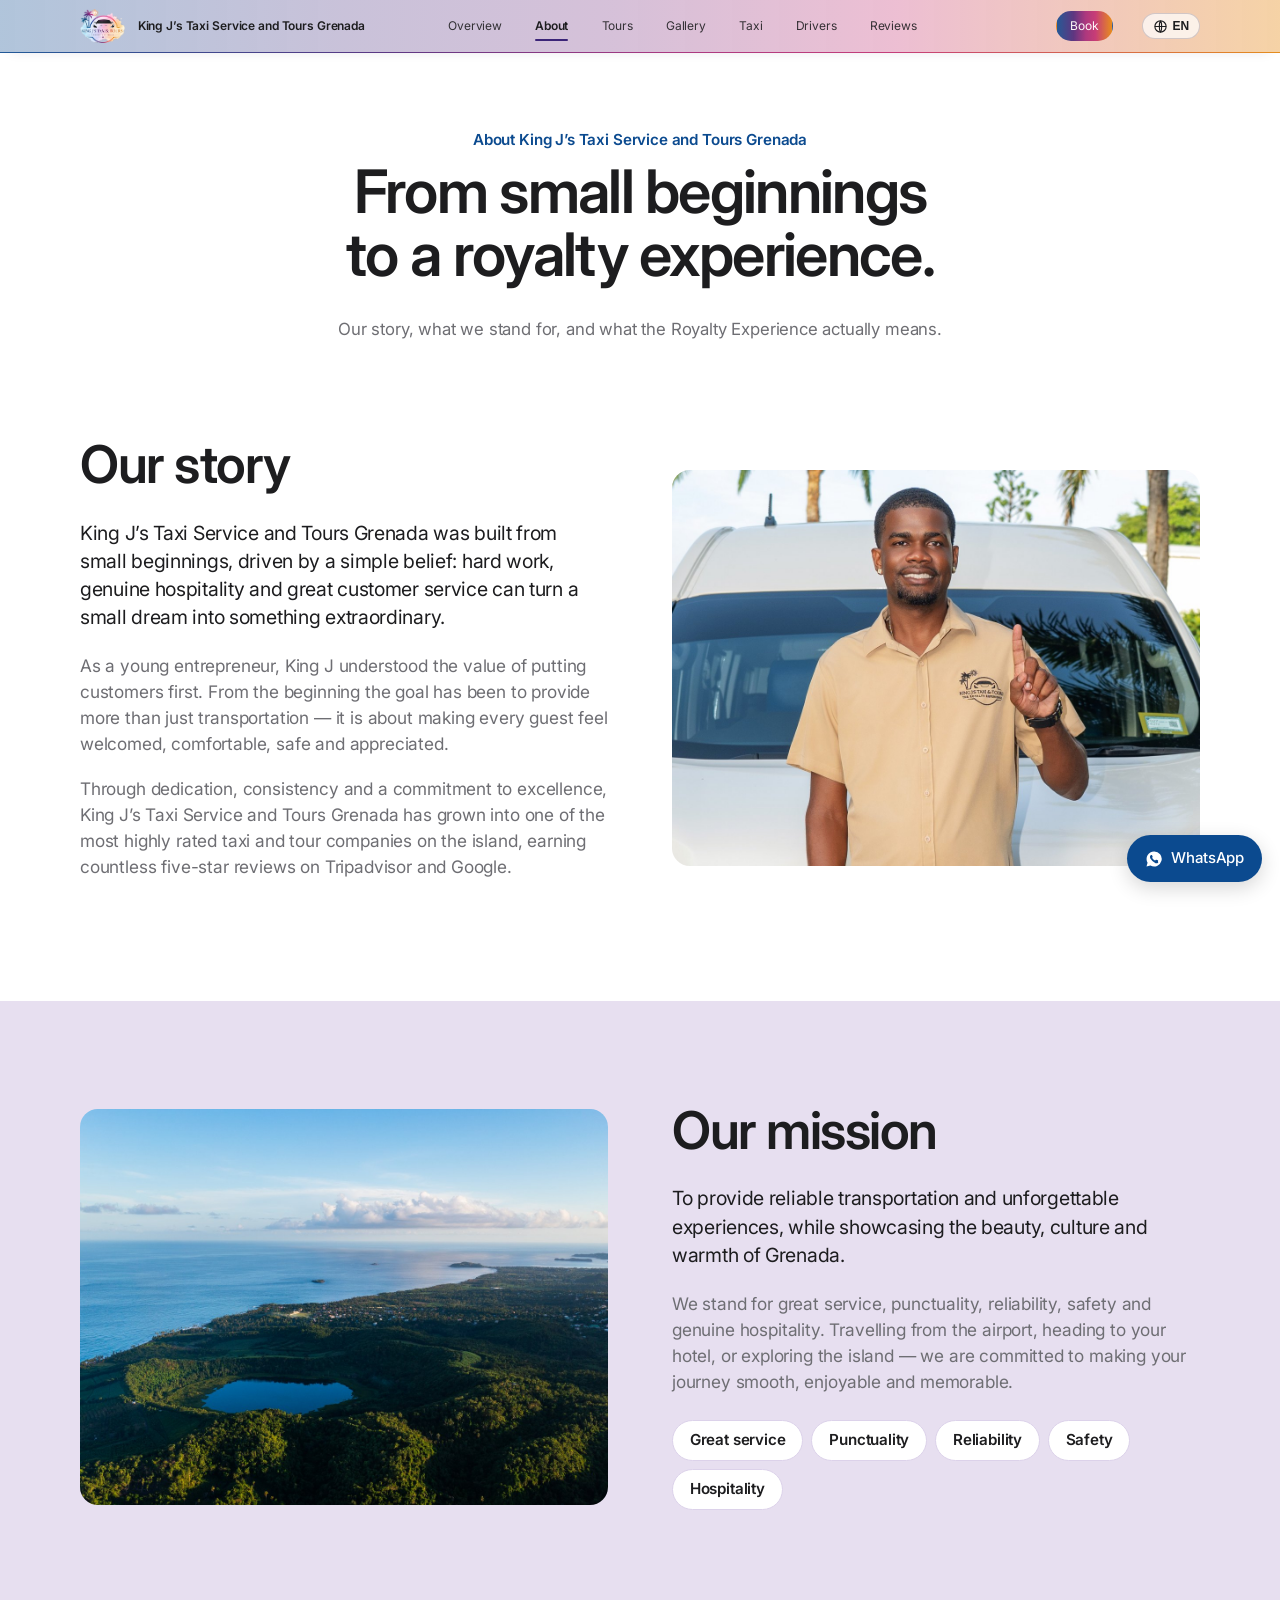
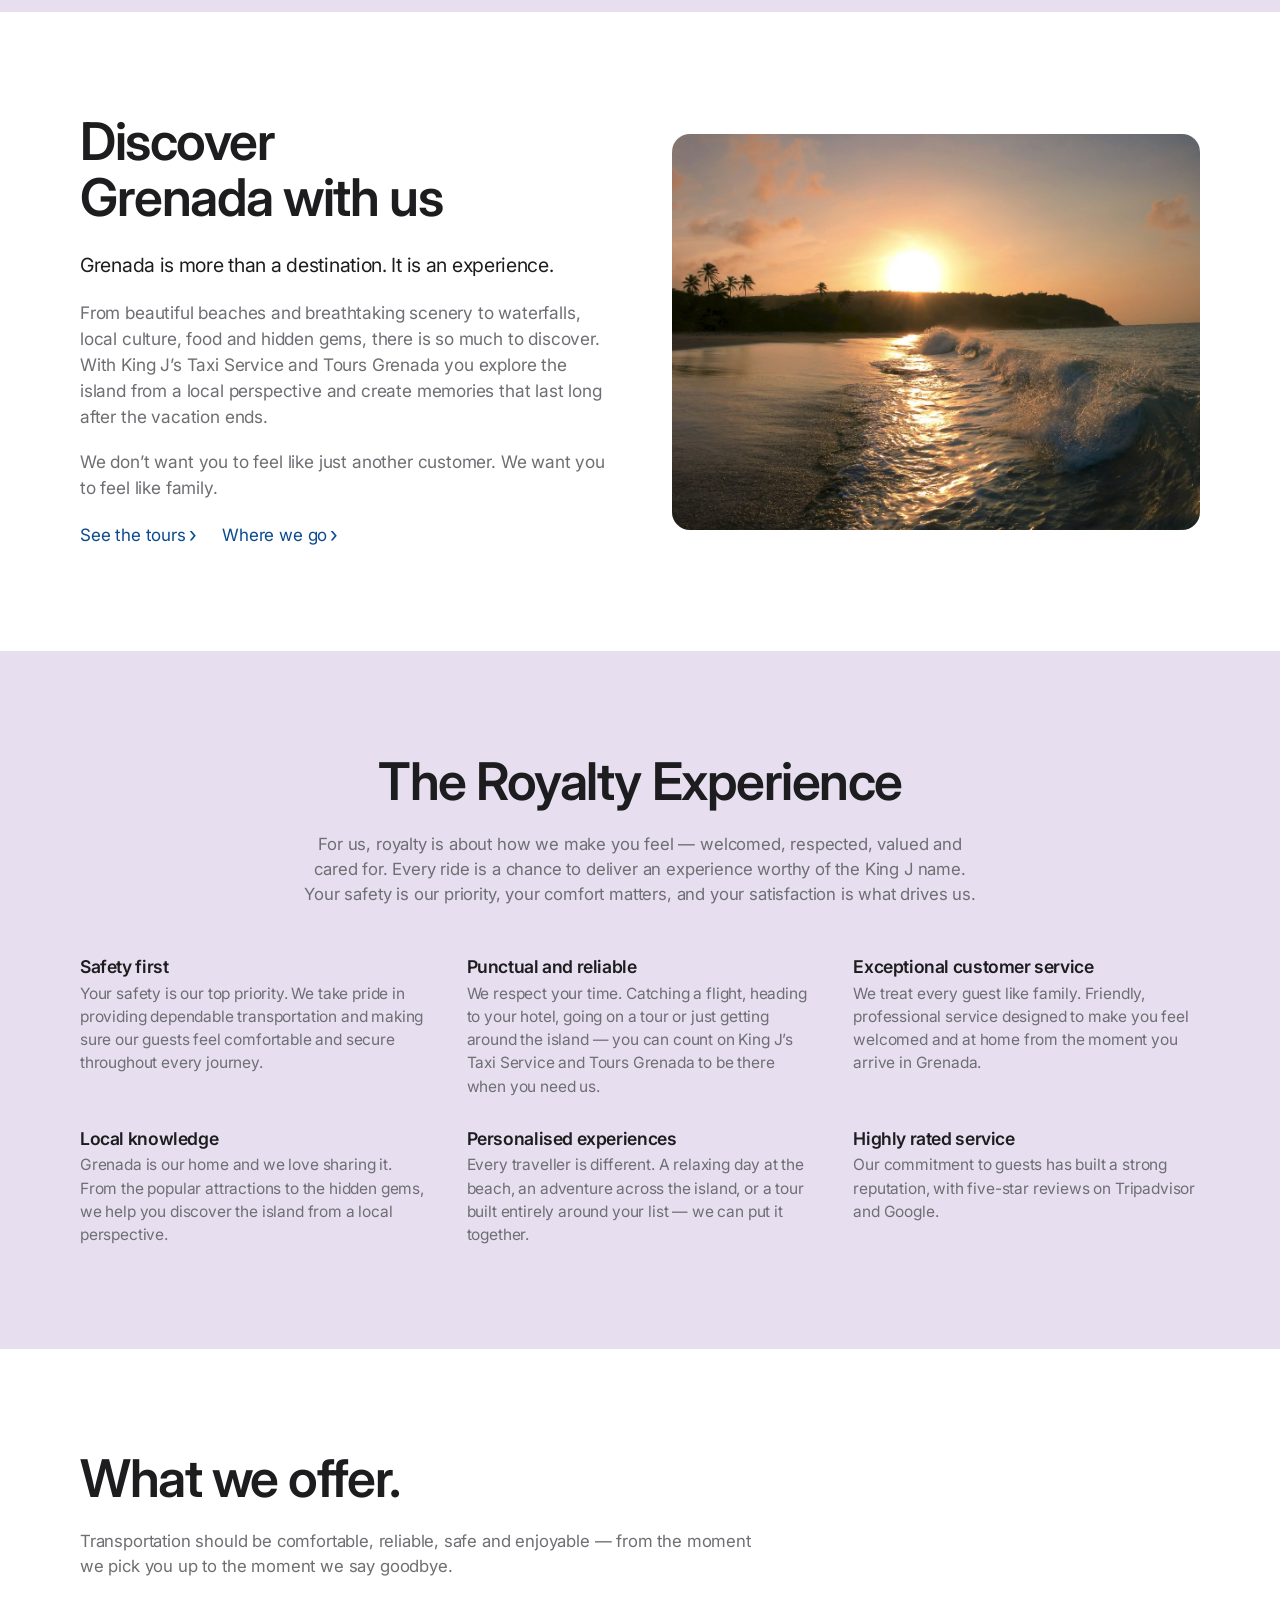
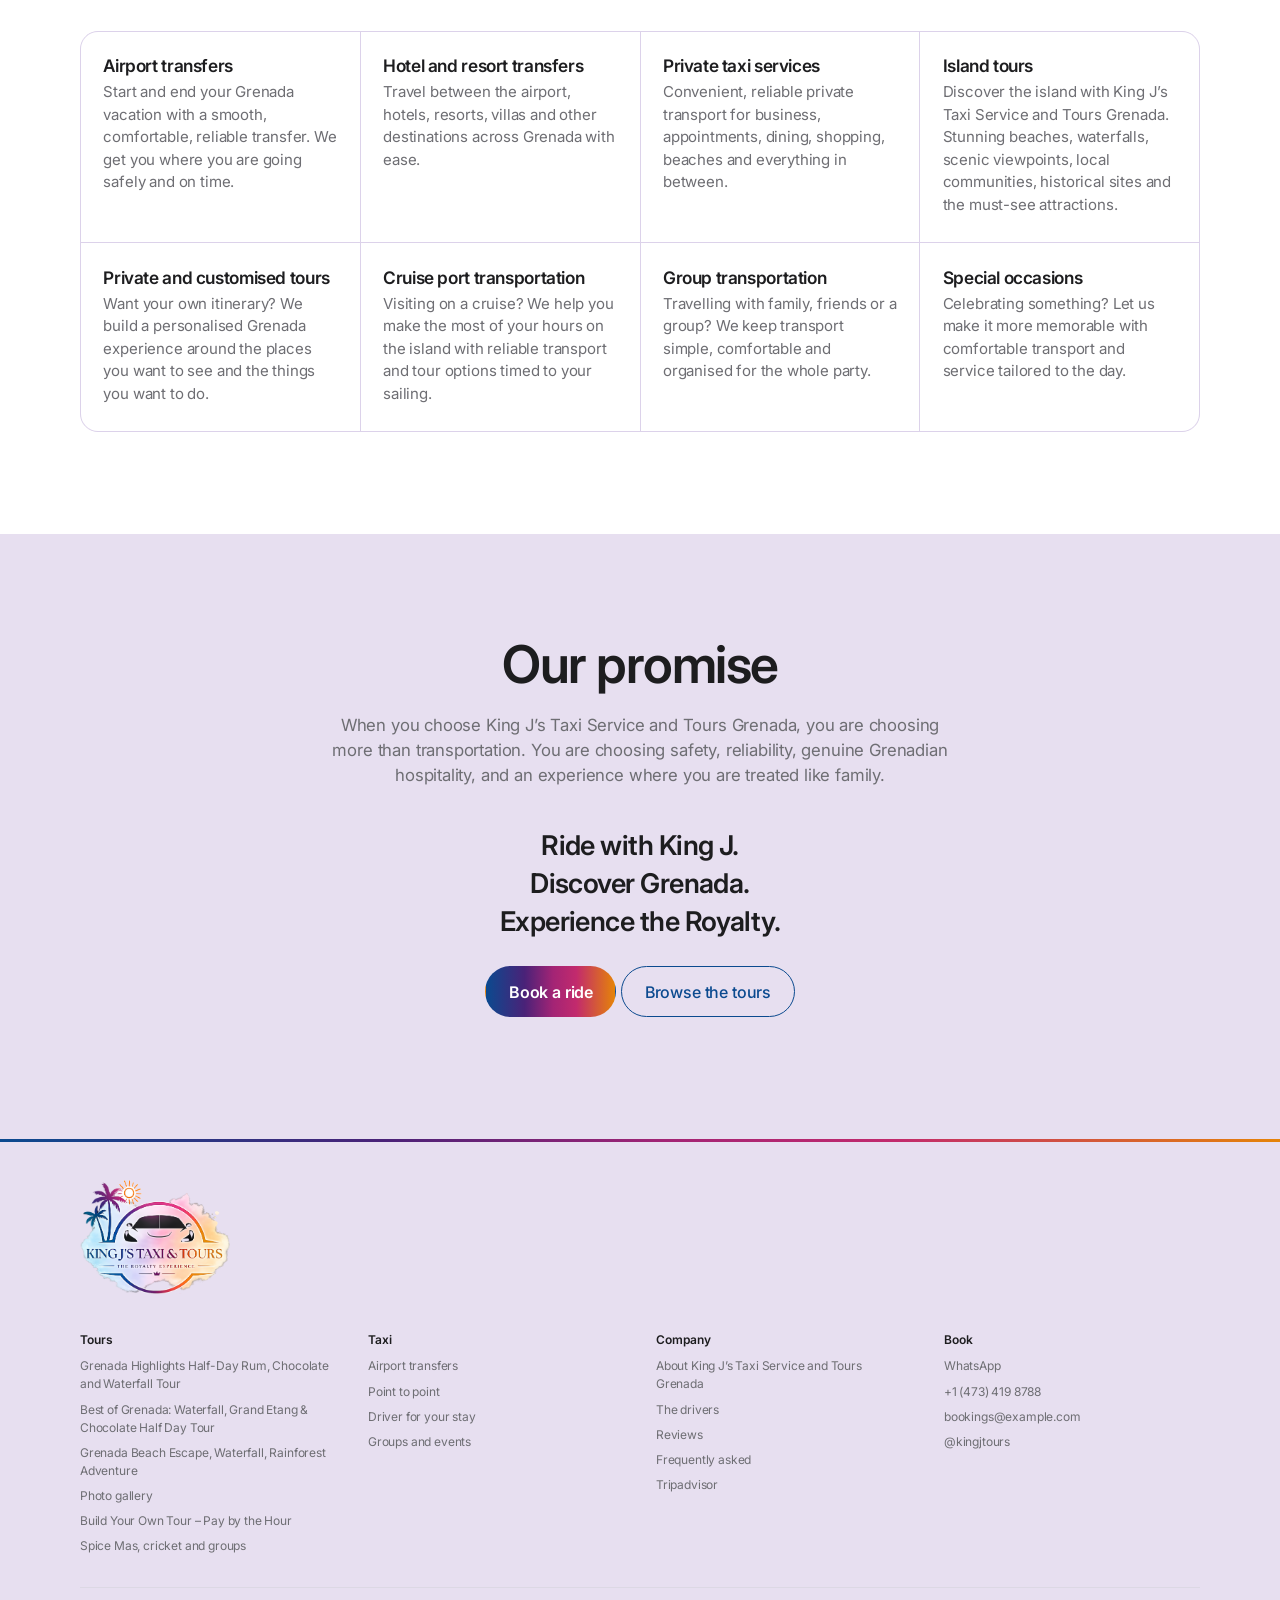
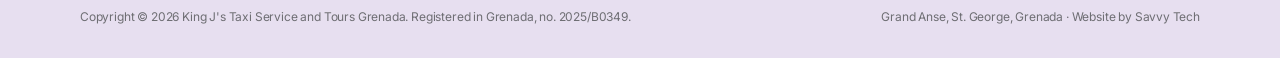
<file: about.html>
<!DOCTYPE html>
<html lang="en">
<head>
<meta charset="utf-8">
<meta name="viewport" content="width=device-width, initial-scale=1">
<title>About King J&rsquo;s Taxi Service and Tours Grenada &mdash; our story and our promise</title>
<meta name="description" content="The story behind King J's Taxi Service and Tours Grenada — how it started, what we stand for, what we offer, and what the Royalty Experience means.">
<link rel="icon" href="assets/img/favicon.png">
<link rel="preconnect" href="https://fonts.googleapis.com">
<link rel="preconnect" href="https://fonts.gstatic.com" crossorigin>
<link href="https://fonts.googleapis.com/css2?family=Inter:wght@400;500;600;700&display=swap" rel="stylesheet">
<link rel="stylesheet" href="assets/css/style.css">
</head>
<body>
<a class="skip" href="#main">Skip to content</a>

<header class="masthead">
  <div class="wrap wrap--wide masthead__inner">
    <a class="brand" href="index.html">
      <img src="assets/img/kingj-logo.png" alt="" width="1208" height="1031">
      <span class="brand__name">King J&rsquo;s Taxi Service and Tours Grenada</span>
    </a>
    <button class="nav-toggle" type="button" aria-expanded="false" aria-controls="primary-nav" aria-label="Menu"><span class="nav-toggle__bars" aria-hidden="true"><span></span><span></span></span></button>
    <nav class="nav" id="primary-nav" aria-label="Primary">
      <a href="index.html">Overview</a>
      <a href="about.html" aria-current="page">About</a>
      <a href="tours.html">Tours</a>
      <a href="gallery.html">Gallery</a>
      <a href="index.html#taxi">Taxi</a>
      <a href="index.html#drivers">Drivers</a>
      <a href="index.html#reviews">Reviews</a>
      <a class="btn btn--primary" href="contact.html">Book</a>
    </nav>
  </div>
</header>

<main id="main">

  <section class="pagehead">
    <div class="wrap">
      <p class="eyebrow">About King J&rsquo;s Taxi Service and Tours Grenada</p>
      <h1>From small beginnings to a royalty experience.</h1>
      <p class="sub">Our story, what we stand for, and what the Royalty Experience actually means.</p>
    </div>
  </section>

  <section class="band" style="padding-top:clamp(1.5rem,3vw,2.5rem)">
    <div class="wrap wrap--wide split">
      <div class="prose">
        <h2>Our story</h2>
        <p class="first">King J&rsquo;s Taxi Service and Tours Grenada was built from small beginnings, driven by a simple belief: hard work, genuine hospitality and great customer service can turn a small dream into something extraordinary.</p>
        <p>As a young entrepreneur, King J understood the value of putting customers first. From the beginning the goal has been to provide more than just transportation &mdash; it is about making every guest feel welcomed, comfortable, safe and appreciated.</p>
        <p>Through dedication, consistency and a commitment to excellence, King J&rsquo;s Taxi Service and Tours Grenada has grown into one of the most highly rated taxi and tour companies on the island, earning countless five-star reviews on Tripadvisor and Google.</p>
      </div>
      <figure class="photo"><img src="assets/img/about-story.jpg" alt="A King J&rsquo;s Taxi Service and Tours Grenada driver with the van" loading="lazy"></figure>
    </div>
  </section>

  <section class="band band--alt">
    <div class="wrap wrap--wide split">
      <figure class="photo"><img src="assets/img/about-mission.jpg" alt="A crater lake and the north coast of Grenada from the air" loading="lazy"></figure>
      <div class="prose">
        <h2>Our mission</h2>
        <p class="first">To provide reliable transportation and unforgettable experiences, while showcasing the beauty, culture and warmth of Grenada.</p>
        <p>We stand for great service, punctuality, reliability, safety and genuine hospitality. Travelling from the airport, heading to your hotel, or exploring the island &mdash; we are committed to making your journey smooth, enjoyable and memorable.</p>
        <ul class="creed" style="margin-top:1.6rem">
          <li>Great service</li><li>Punctuality</li><li>Reliability</li><li>Safety</li><li>Hospitality</li>
        </ul>
      </div>
    </div>
  </section>

  <section class="band">
    <div class="wrap wrap--wide split">
      <div class="prose">
        <h2>Discover Grenada with us</h2>
        <p class="first">Grenada is more than a destination. It is an experience.</p>
        <p>From beautiful beaches and breathtaking scenery to waterfalls, local culture, food and hidden gems, there is so much to discover. With King J&rsquo;s Taxi Service and Tours Grenada you explore the island from a local perspective and create memories that last long after the vacation ends.</p>
        <p>We don&rsquo;t want you to feel like just another customer. We want you to feel like family.</p>
        <div class="chev-row" style="margin-top:1.4rem"><a class="chev" href="tours.html">See the tours</a><a class="chev" href="index.html#map">Where we go</a></div>
      </div>
      <figure class="photo"><img src="assets/img/about-discover.jpg" alt="Sunset over Levera Beach, Grenada" loading="lazy"></figure>
    </div>
  </section>

  <section class="band band--alt">
    <div class="wrap wrap--wide">
      <div class="band__head center" style="max-width:46rem;margin-inline:auto">
        <h2>The Royalty Experience</h2>
        <p class="sub">For us, royalty is about how we make you feel &mdash; welcomed, respected, valued and cared for. Every ride is a chance to deliver an experience worthy of the King J name. Your safety is our priority, your comfort matters, and your satisfaction is what drives us.</p>
      </div>
      <div class="features">
        <div class="feature"><h3>Safety first</h3><p>Your safety is our top priority. We take pride in providing dependable transportation and making sure our guests feel comfortable and secure throughout every journey.</p></div>
        <div class="feature"><h3>Punctual and reliable</h3><p>We respect your time. Catching a flight, heading to your hotel, going on a tour or just getting around the island &mdash; you can count on King J&rsquo;s Taxi Service and Tours Grenada to be there when you need us.</p></div>
        <div class="feature"><h3>Exceptional customer service</h3><p>We treat every guest like family. Friendly, professional service designed to make you feel welcomed and at home from the moment you arrive in Grenada.</p></div>
        <div class="feature"><h3>Local knowledge</h3><p>Grenada is our home and we love sharing it. From the popular attractions to the hidden gems, we help you discover the island from a local perspective.</p></div>
        <div class="feature"><h3>Personalised experiences</h3><p>Every traveller is different. A relaxing day at the beach, an adventure across the island, or a tour built entirely around your list &mdash; we can put it together.</p></div>
        <div class="feature"><h3>Highly rated service</h3><p>Our commitment to guests has built a strong reputation, with five-star reviews on Tripadvisor and Google.</p></div>
      </div>
    </div>
  </section>

  <section class="band">
    <div class="wrap wrap--wide">
      <div class="band__head">
        <h2>What we offer.</h2>
        <p class="sub">Transportation should be comfortable, reliable, safe and enjoyable &mdash; from the moment we pick you up to the moment we say goodbye.</p>
      </div>
      <div class="offer">
        <div><h3>Airport transfers</h3><p>Start and end your Grenada vacation with a smooth, comfortable, reliable transfer. We get you where you are going safely and on time.</p></div>
        <div><h3>Hotel and resort transfers</h3><p>Travel between the airport, hotels, resorts, villas and other destinations across Grenada with ease.</p></div>
        <div><h3>Private taxi services</h3><p>Convenient, reliable private transport for business, appointments, dining, shopping, beaches and everything in between.</p></div>
        <div><h3>Island tours</h3><p>Discover the island with King J&rsquo;s Taxi Service and Tours Grenada. Stunning beaches, waterfalls, scenic viewpoints, local communities, historical sites and the must-see attractions.</p></div>
        <div><h3>Private and customised tours</h3><p>Want your own itinerary? We build a personalised Grenada experience around the places you want to see and the things you want to do.</p></div>
        <div><h3>Cruise port transportation</h3><p>Visiting on a cruise? We help you make the most of your hours on the island with reliable transport and tour options timed to your sailing.</p></div>
        <div><h3>Group transportation</h3><p>Travelling with family, friends or a group? We keep transport simple, comfortable and organised for the whole party.</p></div>
        <div><h3>Special occasions</h3><p>Celebrating something? Let us make it more memorable with comfortable transport and service tailored to the day.</p></div>
      </div>
    </div>
  </section>

  <section class="band band--alt">
    <div class="wrap closer" style="max-width:44rem">
      <h2>Our promise</h2>
      <p class="sub" style="margin-inline:auto">When you choose King J&rsquo;s Taxi Service and Tours Grenada, you are choosing more than transportation. You are choosing safety, reliability, genuine Grenadian hospitality, and an experience where you are treated like family.</p>
      <p class="chant" style="margin-top:2.4rem">Ride with King J.<br>Discover Grenada.<br>Experience the Royalty.</p>
      <p><a class="btn btn--primary" href="contact.html">Book a ride</a> <a class="btn btn--outline" href="tours.html">Browse the tours</a></p>
    </div>
  </section>

</main>

<footer class="foot">
  <div class="foot__rule" aria-hidden="true"></div>
  <div class="wrap wrap--wide">
    <a class="foot__logo" href="index.html"><img src="assets/img/kingj-logo.png" alt="King J&rsquo;s Taxi Service and Tours Grenada &mdash; The Royalty Experience" width="1208" height="1031" loading="lazy"></a>
    <div class="foot__grid">
      <div>
        <h4>Tours</h4>
        <ul>
          <li><a href="tours.html#chocolate">Grenada Highlights Half-Day Rum, Chocolate and Waterfall Tour</a></li>
          <li><a href="tours.html#island">Best of Grenada: Waterfall, Grand Etang &amp; Chocolate Half Day Tour</a></li>
          <li><a href="tours.html#waterfalls">Grenada Beach Escape, Waterfall, Rainforest Adventure</a></li>
          <li><a href="gallery.html">Photo gallery</a></li>
          <li><a href="tours.html#custom">Build Your Own Tour &ndash; Pay by the Hour</a></li>
          <li><a href="tours.html#spicemas">Spice Mas, cricket and groups</a></li>
        </ul>
      </div>
      <div>
        <h4>Taxi</h4>
        <ul>
          <li><a href="index.html#taxi">Airport transfers</a></li>
          <li><a href="index.html#taxi">Point to point</a></li>
          <li><a href="index.html#taxi">Driver for your stay</a></li>
          <li><a href="index.html#taxi">Groups and events</a></li>
        </ul>
      </div>
      <div>
        <h4>Company</h4>
        <ul>
          <li><a href="about.html">About King J&rsquo;s Taxi Service and Tours Grenada</a></li>
          <li><a href="index.html#drivers">The drivers</a></li>
          <li><a href="index.html#reviews">Reviews</a></li>
          <li><a href="contact.html">Frequently asked</a></li>
          <li><a href="https://www.tripadvisor.com/Attraction_Review-g147296-d32974314-Reviews-King_J_s_Taxi_Services_Tours-St_George_s_Saint_George_Parish_Grenada.html" rel="noopener">Tripadvisor</a></li>
        </ul>
      </div>
      <div>
        <h4>Book</h4>
        <ul>
          <li><a href="https://wa.me/14734198788">WhatsApp</a></li>
          <li><a href="tel:+14734198788">+1 (473) 419 8788</a></li>
          <!-- TODO: replace this placeholder email -->
          <li><a href="mailto:bookings@example.com">bookings@example.com</a></li>
          <li><a href="https://www.instagram.com/kingjtours" rel="noopener">@kingjtours</a></li>
        </ul>
      </div>
    </div>
    <div class="foot__base">
      <span>Copyright &copy; <span id="year">2026</span> King J's Taxi Service and Tours Grenada. Registered in Grenada, no. 2025/B0349.</span>
      <span><span data-kj-site="address_full">Grand Anse, St. George, Grenada</span> &middot; Website by <a href="https://ghosten22.github.io/savvy-tech/" target="_blank" rel="noopener">Savvy Tech</a></span>
    </div>
  </div>
</footer>

<a class="wa-float" href="https://wa.me/14734198788" aria-label="Message King J's Taxi Service and Tours Grenada on WhatsApp"><svg viewBox="0 0 24 24" fill="currentColor" aria-hidden="true"><path d="M12 2a10 10 0 0 0-8.6 15L2 22l5.2-1.4A10 10 0 1 0 12 2Zm5.8 14.2c-.2.7-1.2 1.3-1.9 1.4-.5.1-1.1.1-1.8-.1a13.9 13.9 0 0 1-6.7-5.8c-.5-.9-.8-1.8-.8-2.6 0-.9.4-1.7 1-2.2.2-.2.5-.3.7-.3h.5c.2 0 .4 0 .6.5l.8 1.9c.1.2 0 .4-.1.5l-.5.6c-.1.2-.2.3 0 .6a9.4 9.4 0 0 0 3.7 3.2c.3.1.4.1.6-.1l.7-.8c.2-.2.3-.2.6-.1l1.8.9c.3.1.4.2.5.3 0 .2 0 .8-.2 1.4Z"/></svg><span>WhatsApp</span></a>

<!-- LIGHTBOX -->
<div class="kj-lb" id="kj-lightbox" hidden>
  <button class="kj-lb__close" type="button" aria-label="Close image">
    <svg width="18" height="18" viewBox="0 0 16 16" aria-hidden="true"><path d="M3 3l10 10M13 3L3 13" stroke="currentColor" stroke-width="2" stroke-linecap="round"/></svg>
  </button>
  <button class="kj-lb__nav kj-lb__nav--prev" type="button" aria-label="Previous image">&#8249;</button>
  <button class="kj-lb__nav kj-lb__nav--next" type="button" aria-label="Next image">&#8250;</button>
  <figure class="kj-lb__stage"><img alt=""><figcaption></figcaption></figure>
</div>
<script src="assets/js/lightbox.js" defer></script>
<script src="assets/js/carousel.js" defer></script>
<script src="assets/js/content.js" defer></script>
<script src="assets/js/i18n.js" defer></script>
<script src="assets/js/main.js"></script>
</body>
</html>
</file>
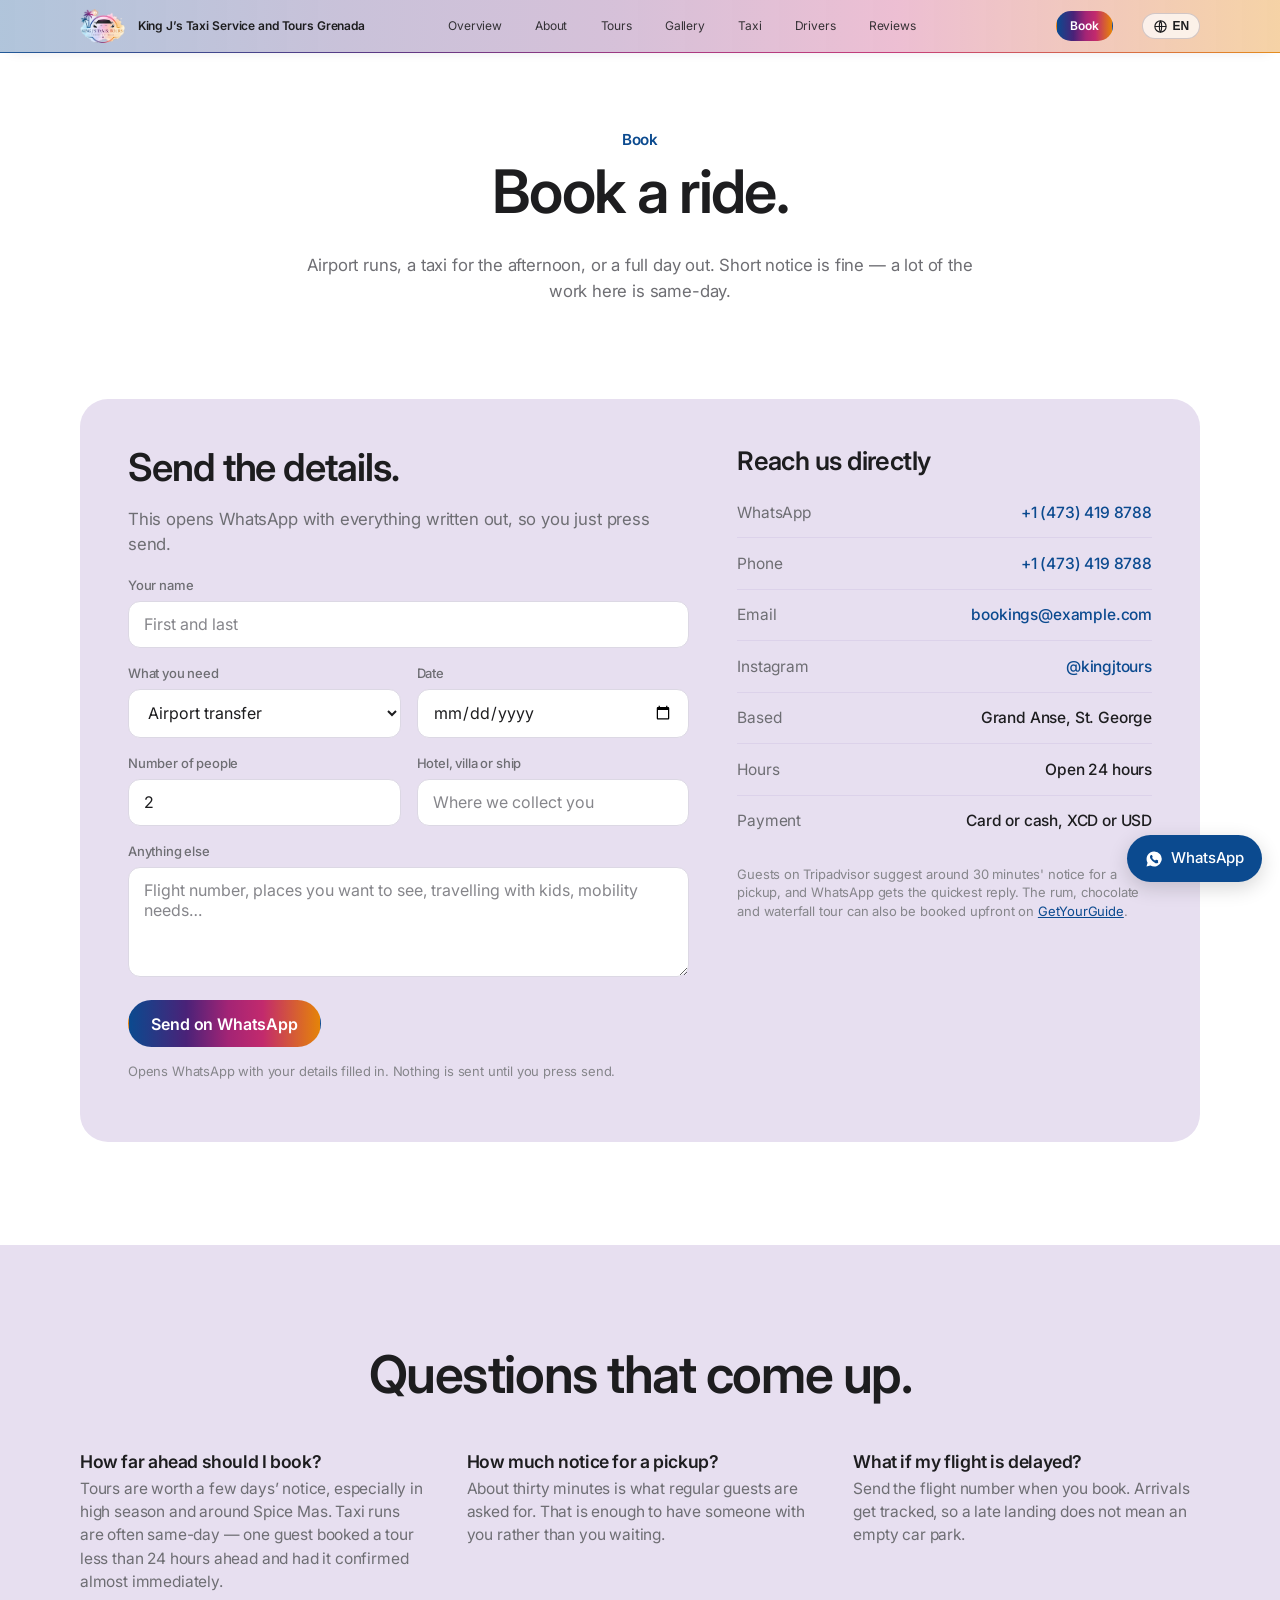
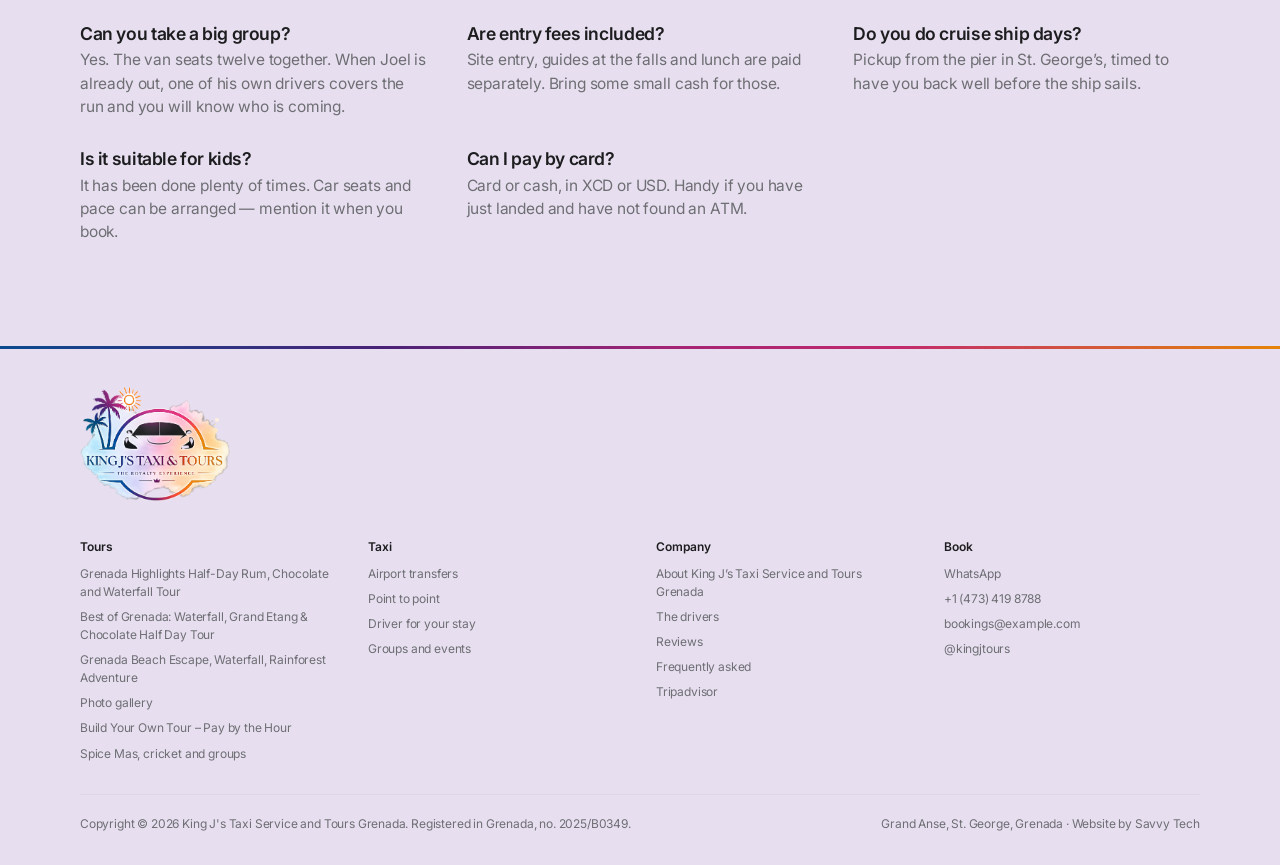
<file: contact.html>
<!DOCTYPE html>
<html lang="en">
<head>
<meta charset="utf-8">
<meta name="viewport" content="width=device-width, initial-scale=1">
<title>Book a taxi or tour &mdash; King J&rsquo;s Taxi Service and Tours Grenada</title>
<meta name="description" content="Book an airport transfer, taxi or private island tour in Grenada. Message King J's Taxi Service and Tours Grenada on WhatsApp or send your dates.">
<link rel="icon" href="assets/img/favicon.png">
<link rel="preconnect" href="https://fonts.googleapis.com">
<link rel="preconnect" href="https://fonts.gstatic.com" crossorigin>
<link href="https://fonts.googleapis.com/css2?family=Inter:wght@400;500;600;700&display=swap" rel="stylesheet">
<link rel="stylesheet" href="assets/css/style.css">
</head>
<body>
<a class="skip" href="#main">Skip to content</a>

<header class="masthead">
  <div class="wrap wrap--wide masthead__inner">
    <a class="brand" href="index.html">
      <img src="assets/img/kingj-logo.png" alt="" width="1208" height="1031">
      <span class="brand__name">King J&rsquo;s Taxi Service and Tours Grenada</span>
    </a>
    <button class="nav-toggle" type="button" aria-expanded="false" aria-controls="primary-nav" aria-label="Menu"><span class="nav-toggle__bars" aria-hidden="true"><span></span><span></span></span></button>
    <nav class="nav" id="primary-nav" aria-label="Primary">
      <a href="index.html">Overview</a>
      <a href="about.html">About</a>
      <a href="tours.html">Tours</a>
      <a href="gallery.html">Gallery</a>
      <a href="index.html#taxi">Taxi</a>
      <a href="index.html#drivers">Drivers</a>
      <a href="index.html#reviews">Reviews</a>
      <a class="btn btn--primary" href="contact.html" aria-current="page">Book</a>
    </nav>
  </div>
</header>

<main id="main">

  <section class="pagehead">
    <div class="wrap">
      <p class="eyebrow">Book</p>
      <h1>Book a ride.</h1>
      <p class="sub">Airport runs, a taxi for the afternoon, or a full day out. Short notice is fine &mdash; a lot of the work here is same-day.</p>
    </div>
  </section>

  <section class="band" style="padding-top:clamp(1.5rem,3vw,2.5rem)">
    <div class="wrap wrap--wide">
      <div class="panel book">
        <div>
          <h2 style="font-size:clamp(1.7rem,3vw,2.4rem)">Send the details.</h2>
          <p class="sub">This opens WhatsApp with everything written out, so you just press send.</p>

        <form id="booking-form" data-whatsapp="14734198788">
          <div class="field">
            <label for="f-name">Your name</label>
            <input id="f-name" name="name" type="text" required placeholder="First and last">
          </div>
          <div class="field-row">
            <div class="field">
              <label for="f-service">What you need</label>
              <select id="f-service" name="service">
                <option>Airport transfer</option>
                <option>Taxi around the island</option>
                <option>Driver for my whole stay</option>
                <option>Rum, chocolate and waterfall tour</option>
                <option>Full island tour</option>
                <option>Waterfalls and rainforest tour</option>
                <option>Custom day — I'll explain</option>
              </select>
            </div>
            <div class="field">
              <label for="f-date">Date</label>
              <input id="f-date" name="date" type="date">
            </div>
          </div>
          <div class="field-row">
            <div class="field">
              <label for="f-guests">Number of people</label>
              <input id="f-guests" name="guests" type="number" min="1" value="2">
            </div>
            <div class="field">
              <label for="f-where">Hotel, villa or ship</label>
              <input id="f-where" name="where" type="text" placeholder="Where we collect you">
            </div>
          </div>
          <div class="field">
            <label for="f-notes">Anything else</label>
            <textarea id="f-notes" name="notes" placeholder="Flight number, places you want to see, travelling with kids, mobility needs…"></textarea>
          </div>
          <button class="btn btn--primary" type="submit">Send on WhatsApp</button>
          <p class="fine" style="margin-top:.9rem">Opens WhatsApp with your details filled in. Nothing is sent until you press send.</p>
        </form>

        </div>

        <aside>
          <h3>Reach us directly</h3>
          <ul class="facts">
            <li><span>WhatsApp</span><span><a href="https://wa.me/14734198788">+1 (473) 419 8788</a></span></li>
            <li><span>Phone</span><span><a href="tel:+14734198788">+1 (473) 419 8788</a></span></li>
            <!-- TODO: replace this placeholder email -->
            <li><span>Email</span><span><a href="mailto:bookings@example.com">bookings@example.com</a></span></li>
            <li><span>Instagram</span><span><a href="https://www.instagram.com/kingjtours" rel="noopener">@kingjtours</a></span></li>
            <li><span>Based</span><span data-kj-site="address_short">Grand Anse, St. George</span></li>
            <li><span>Hours</span><span data-kj-site="hours">Open 24 hours</span></li>
            <li><span>Payment</span><span>Card or cash, XCD or USD</span></li>
          </ul>
          <p class="fine" style="margin-top:1.2rem">Guests on Tripadvisor suggest around 30 minutes' notice for a pickup, and WhatsApp gets the quickest reply. The rum, chocolate and waterfall tour can also be booked upfront on <a href="https://www.getyourguide.com/king-j-s-taxi-services-and-tours-grenada-s675762/" rel="noopener">GetYourGuide</a>.</p>
        </aside>

      </div>
    </div>
  </section>

  <section class="band band--alt">
    <div class="wrap wrap--wide">
      <div class="band__head center"><h2>Questions that come up.</h2></div>
      <div class="features">
        <div class="feature"><h3>How far ahead should I book?</h3><p>Tours are worth a few days&rsquo; notice, especially in high season and around Spice Mas. Taxi runs are often same-day — one guest booked a tour less than 24 hours ahead and had it confirmed almost immediately.</p></div>
        <div class="feature"><h3>How much notice for a pickup?</h3><p>About thirty minutes is what regular guests are asked for. That is enough to have someone with you rather than you waiting.</p></div>
        <div class="feature"><h3>What if my flight is delayed?</h3><p>Send the flight number when you book. Arrivals get tracked, so a late landing does not mean an empty car park.</p></div>
        <div class="feature"><h3>Can you take a big group?</h3><p>Yes. The van seats twelve together. When Joel is already out, one of his own drivers covers the run and you will know who is coming.</p></div>
        <div class="feature"><h3>Are entry fees included?</h3><p>Site entry, guides at the falls and lunch are paid separately. Bring some small cash for those.</p></div>
        <div class="feature"><h3>Do you do cruise ship days?</h3><p>Pickup from the pier in St. George&rsquo;s, timed to have you back well before the ship sails.</p></div>
        <div class="feature"><h3>Is it suitable for kids?</h3><p>It has been done plenty of times. Car seats and pace can be arranged — mention it when you book.</p></div>
        <div class="feature"><h3>Can I pay by card?</h3><p>Card or cash, in XCD or USD. Handy if you have just landed and have not found an ATM.</p></div>
      </div>
    </div>
  </section>

</main>

<footer class="foot">
  <div class="foot__rule" aria-hidden="true"></div>
  <div class="wrap wrap--wide">
    <a class="foot__logo" href="index.html"><img src="assets/img/kingj-logo.png" alt="King J&rsquo;s Taxi Service and Tours Grenada &mdash; The Royalty Experience" width="1208" height="1031" loading="lazy"></a>
    <div class="foot__grid">
      <div>
        <h4>Tours</h4>
        <ul>
          <li><a href="tours.html#chocolate">Grenada Highlights Half-Day Rum, Chocolate and Waterfall Tour</a></li>
          <li><a href="tours.html#island">Best of Grenada: Waterfall, Grand Etang &amp; Chocolate Half Day Tour</a></li>
          <li><a href="tours.html#waterfalls">Grenada Beach Escape, Waterfall, Rainforest Adventure</a></li>
          <li><a href="gallery.html">Photo gallery</a></li>
          <li><a href="tours.html#custom">Build Your Own Tour &ndash; Pay by the Hour</a></li>
          <li><a href="tours.html#spicemas">Spice Mas, cricket and groups</a></li>
        </ul>
      </div>
      <div>
        <h4>Taxi</h4>
        <ul>
          <li><a href="index.html#taxi">Airport transfers</a></li>
          <li><a href="index.html#taxi">Point to point</a></li>
          <li><a href="index.html#taxi">Driver for your stay</a></li>
          <li><a href="index.html#taxi">Groups and events</a></li>
        </ul>
      </div>
      <div>
        <h4>Company</h4>
        <ul>
          <li><a href="about.html">About King J&rsquo;s Taxi Service and Tours Grenada</a></li>
          <li><a href="index.html#drivers">The drivers</a></li>
          <li><a href="index.html#reviews">Reviews</a></li>
          <li><a href="contact.html">Frequently asked</a></li>
          <li><a href="https://www.tripadvisor.com/Attraction_Review-g147296-d32974314-Reviews-King_J_s_Taxi_Services_Tours-St_George_s_Saint_George_Parish_Grenada.html" rel="noopener">Tripadvisor</a></li>
        </ul>
      </div>
      <div>
        <h4>Book</h4>
        <ul>
          <li><a href="https://wa.me/14734198788">WhatsApp</a></li>
          <li><a href="tel:+14734198788">+1 (473) 419 8788</a></li>
          <!-- TODO: replace this placeholder email -->
          <li><a href="mailto:bookings@example.com">bookings@example.com</a></li>
          <li><a href="https://www.instagram.com/kingjtours" rel="noopener">@kingjtours</a></li>
        </ul>
      </div>
    </div>
    <div class="foot__base">
      <span>Copyright &copy; <span id="year">2026</span> King J's Taxi Service and Tours Grenada. Registered in Grenada, no. 2025/B0349.</span>
      <span><span data-kj-site="address_full">Grand Anse, St. George, Grenada</span> &middot; Website by <a href="https://ghosten22.github.io/savvy-tech/" target="_blank" rel="noopener">Savvy Tech</a></span>
    </div>
  </div>
</footer>

<a class="wa-float" href="https://wa.me/14734198788" aria-label="Message King J's Taxi Service and Tours Grenada on WhatsApp"><svg viewBox="0 0 24 24" fill="currentColor" aria-hidden="true"><path d="M12 2a10 10 0 0 0-8.6 15L2 22l5.2-1.4A10 10 0 1 0 12 2Zm5.8 14.2c-.2.7-1.2 1.3-1.9 1.4-.5.1-1.1.1-1.8-.1a13.9 13.9 0 0 1-6.7-5.8c-.5-.9-.8-1.8-.8-2.6 0-.9.4-1.7 1-2.2.2-.2.5-.3.7-.3h.5c.2 0 .4 0 .6.5l.8 1.9c.1.2 0 .4-.1.5l-.5.6c-.1.2-.2.3 0 .6a9.4 9.4 0 0 0 3.7 3.2c.3.1.4.1.6-.1l.7-.8c.2-.2.3-.2.6-.1l1.8.9c.3.1.4.2.5.3 0 .2 0 .8-.2 1.4Z"/></svg><span>WhatsApp</span></a>

<!-- LIGHTBOX -->
<div class="kj-lb" id="kj-lightbox" hidden>
  <button class="kj-lb__close" type="button" aria-label="Close image">
    <svg width="18" height="18" viewBox="0 0 16 16" aria-hidden="true"><path d="M3 3l10 10M13 3L3 13" stroke="currentColor" stroke-width="2" stroke-linecap="round"/></svg>
  </button>
  <button class="kj-lb__nav kj-lb__nav--prev" type="button" aria-label="Previous image">&#8249;</button>
  <button class="kj-lb__nav kj-lb__nav--next" type="button" aria-label="Next image">&#8250;</button>
  <figure class="kj-lb__stage"><img alt=""><figcaption></figcaption></figure>
</div>
<script src="assets/js/lightbox.js" defer></script>
<script src="assets/js/carousel.js" defer></script>
<script src="assets/js/content.js" defer></script>
<script src="assets/js/i18n.js" defer></script>
<script src="assets/js/main.js"></script>
</body>
</html>
</file>
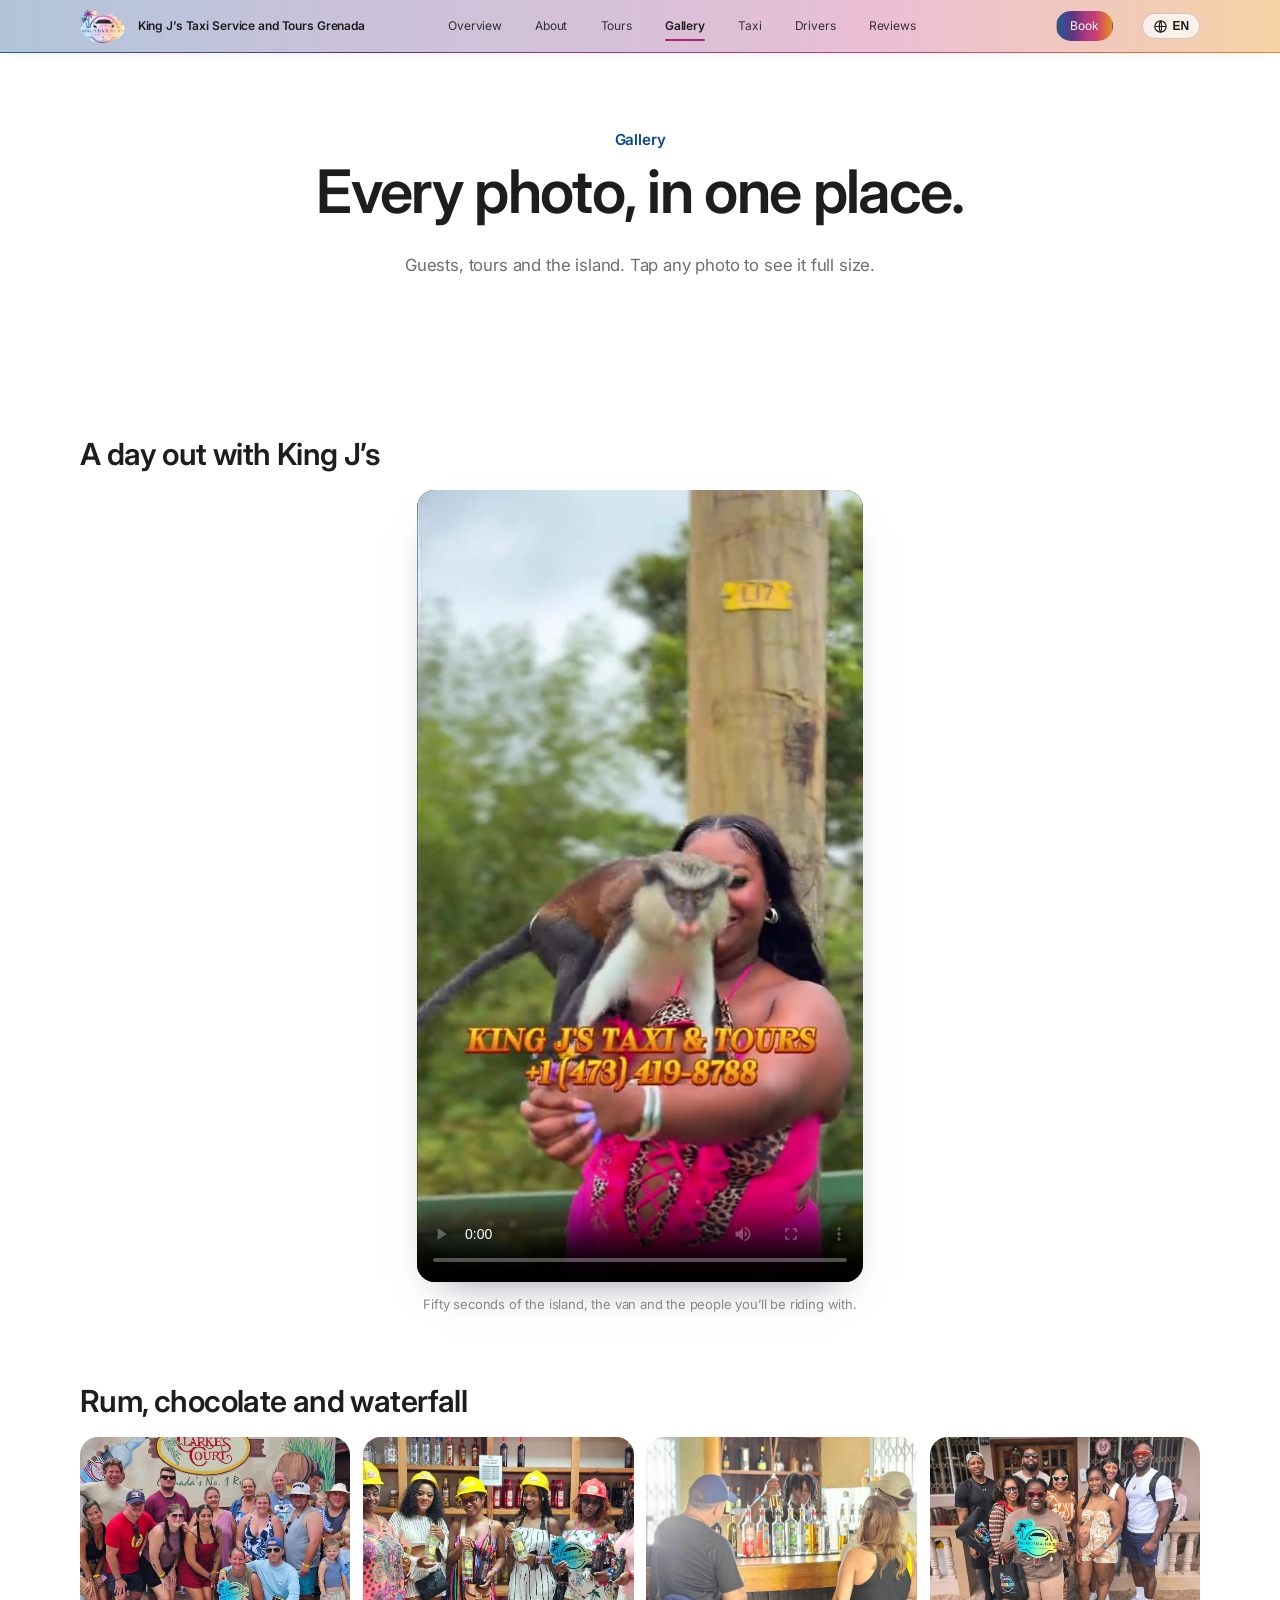
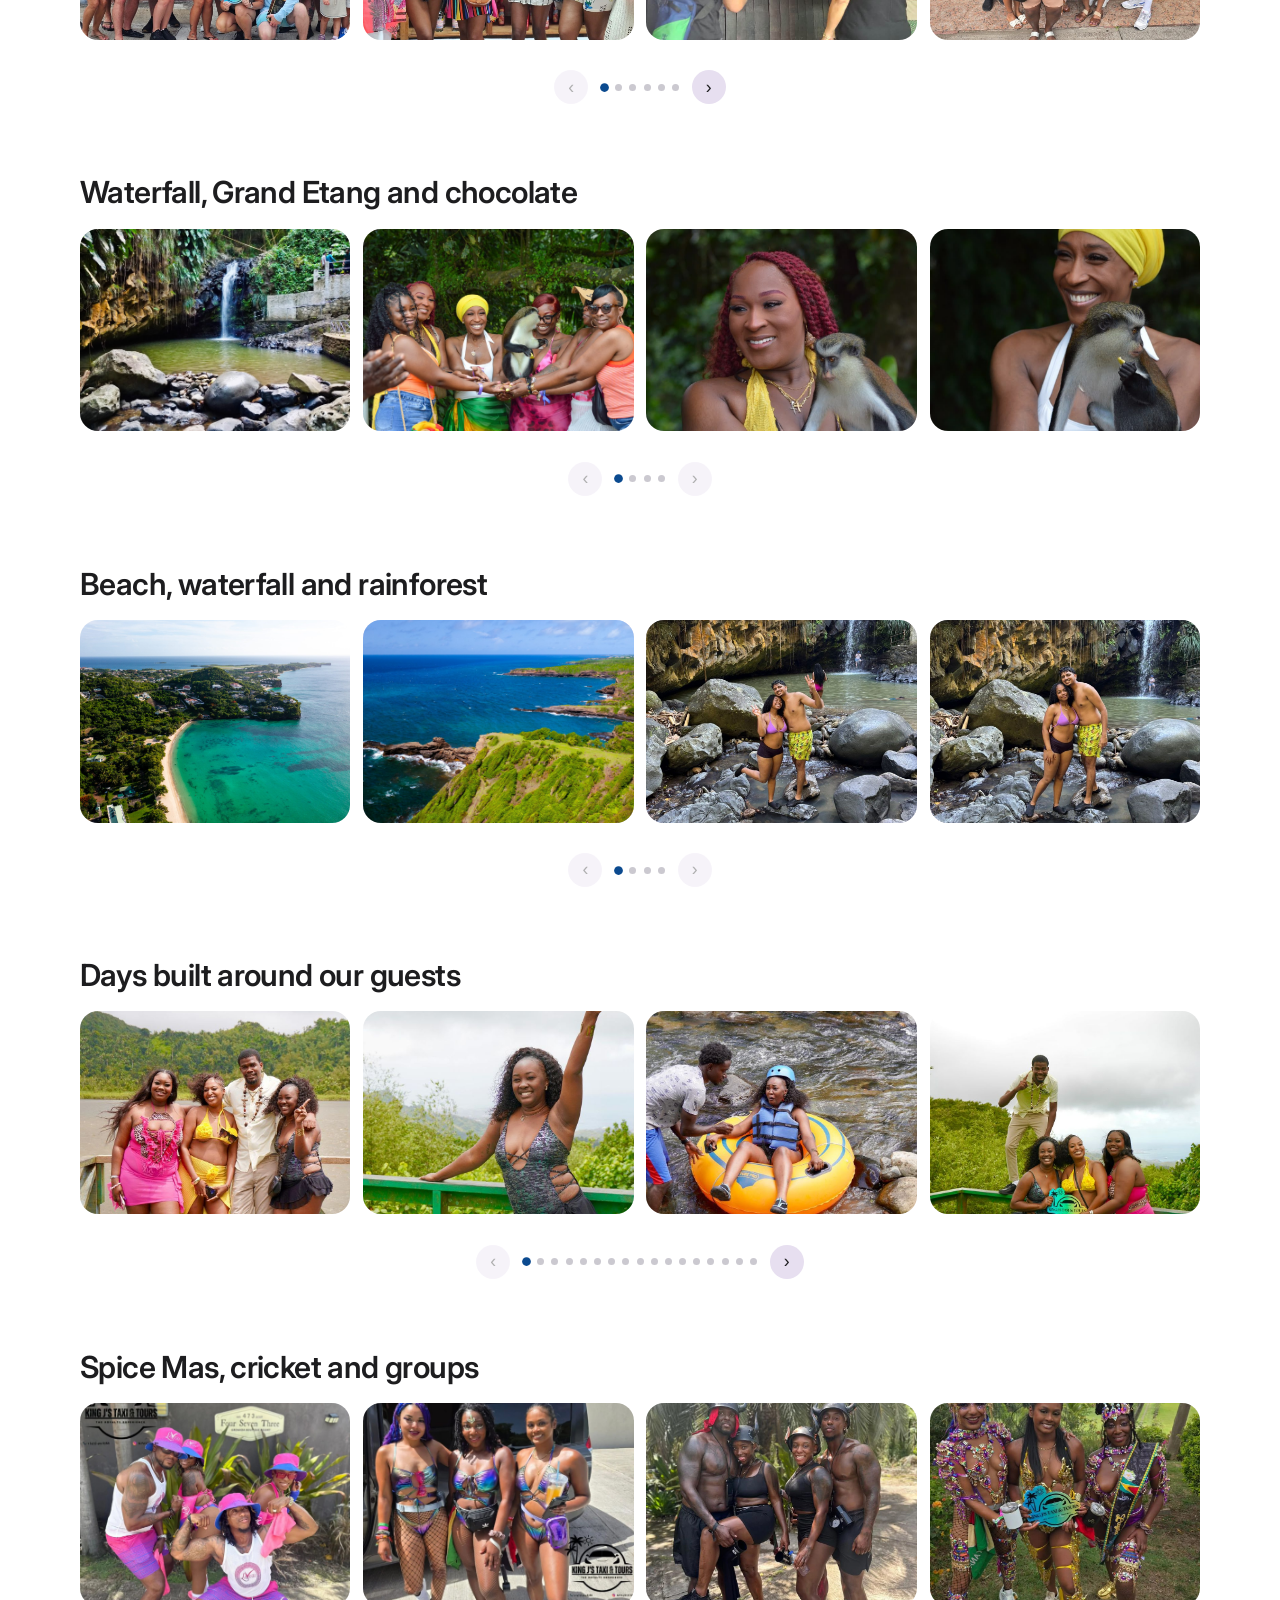
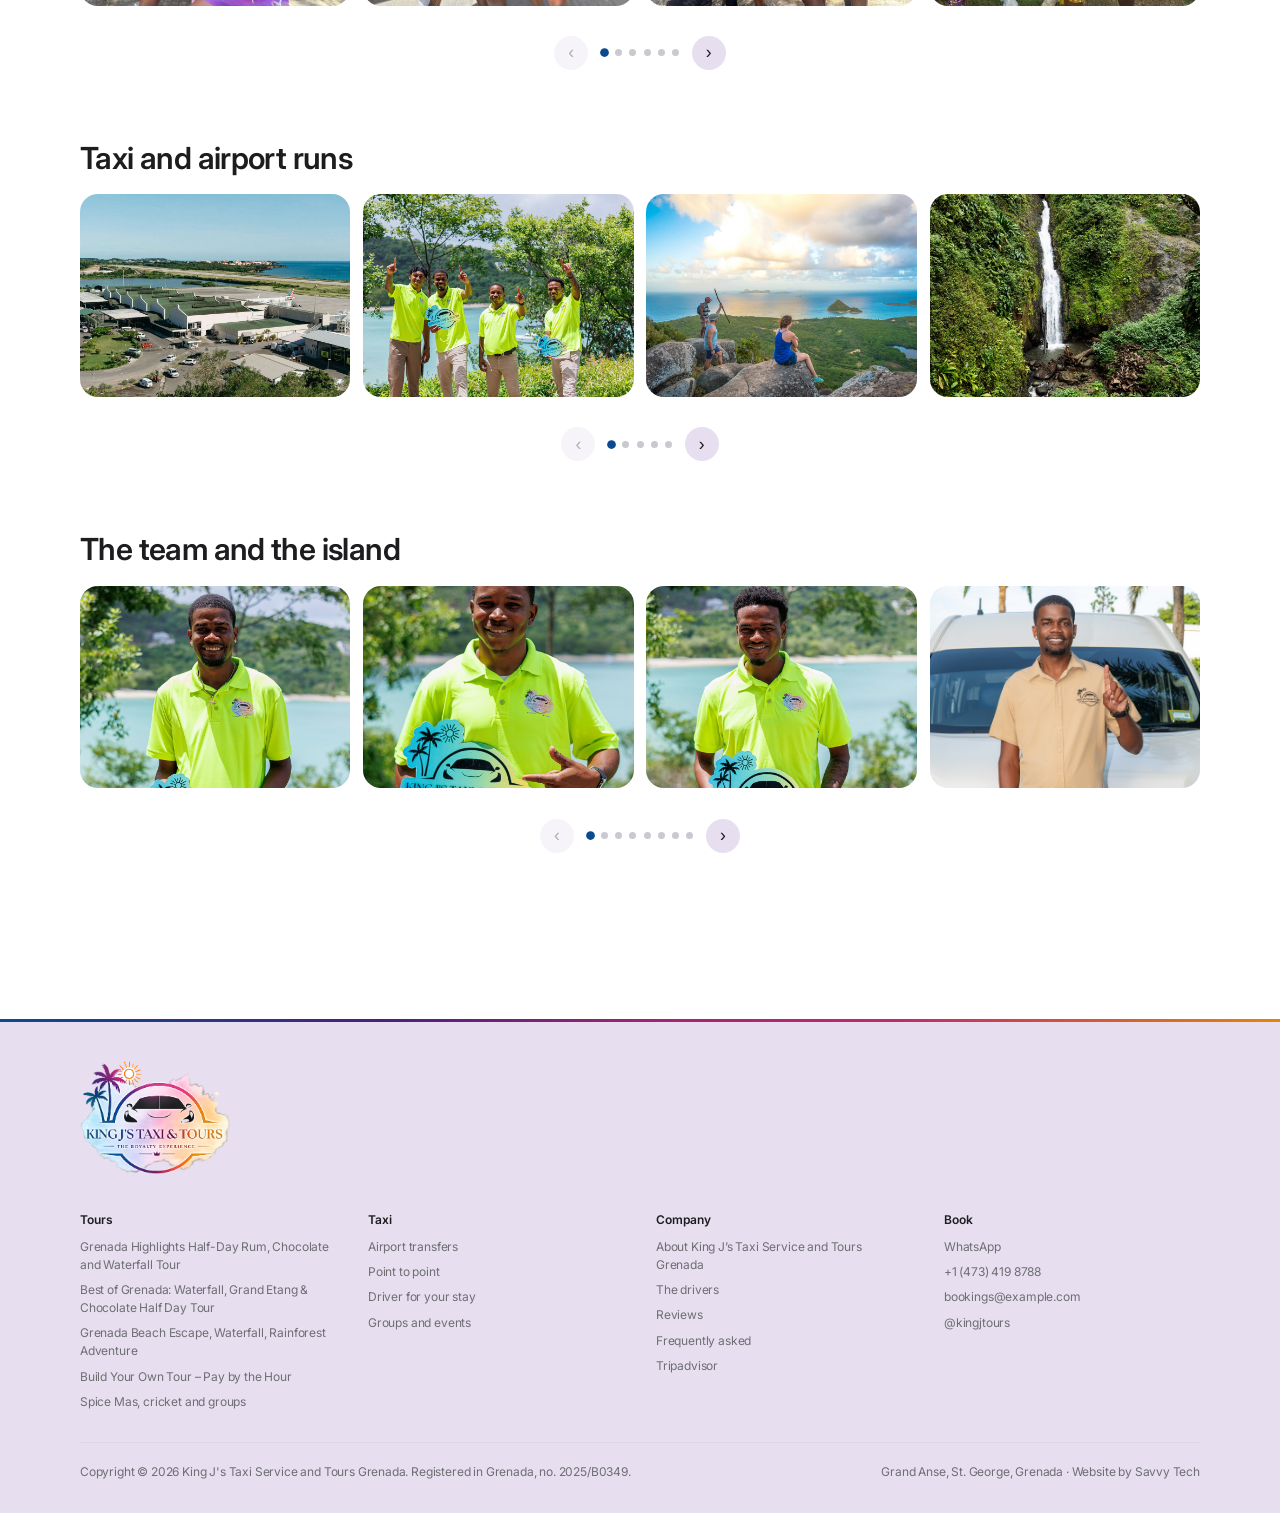
<file: gallery.html>
<!DOCTYPE html>
<html lang="en">
<head>
<meta charset="utf-8">
<meta name="viewport" content="width=device-width, initial-scale=1">
<title>Photo gallery &mdash; King J&rsquo;s Taxi Service and Tours Grenada</title>
<meta name="description" content="Photos from King J&rsquo;s Taxi Service and Tours Grenada: tours, waterfalls, river tubing, Spice Mas and the team.">
<link rel="icon" href="assets/img/favicon.png">
<link rel="preconnect" href="https://fonts.googleapis.com">
<link rel="preconnect" href="https://fonts.gstatic.com" crossorigin>
<link href="https://fonts.googleapis.com/css2?family=Inter:wght@400;500;600;700&display=swap" rel="stylesheet">
<link rel="stylesheet" href="assets/css/style.css">
<link rel="stylesheet" href="assets/css/welcome-popup.css">
</head>
<body>

<header class="masthead">
  <div class="wrap wrap--wide masthead__inner">
    <a class="brand" href="index.html">
      <img src="assets/img/kingj-logo.png" alt="" width="1208" height="1031">
      <span class="brand__name">King J&rsquo;s Taxi Service and Tours Grenada</span>
    </a>
    <button class="nav-toggle" type="button" aria-expanded="false" aria-controls="primary-nav" aria-label="Menu"><span class="nav-toggle__bars" aria-hidden="true"><span></span><span></span></span></button>
    <nav class="nav" id="primary-nav" aria-label="Primary">
      <a href="index.html">Overview</a>
      <a href="about.html">About</a>
      <a href="tours.html">Tours</a>
      <a href="gallery.html" aria-current="page">Gallery</a>
      <a href="index.html#taxi">Taxi</a>
      <a href="index.html#drivers">Drivers</a>
      <a href="index.html#reviews">Reviews</a>
      <a class="btn btn--primary" href="contact.html">Book</a>
    </nav>
  </div>
</header>

<main id="main">
  <section class="pagehead">
    <div class="wrap">
      <p class="eyebrow">Gallery</p>
      <h1>Every photo, in one place.</h1>
      <p class="sub">Guests, tours and the island. Tap any photo to see it full size.</p>
    </div>
  </section>

  <section class="band">
    <div class="wrap wrap--wide" data-kj="gallery">
      <h2 class="gal__head">A day out with King J&rsquo;s</h2>
      <figure class="gal-video">
        <video controls playsinline preload="metadata" poster="assets/img/welcome-poster-2026.jpg">
          <source src="assets/video/welcome-tour-2026.mp4" type="video/mp4">
        </video>
        <figcaption class="fine">Fifty seconds of the island, the van and the people you&rsquo;ll be riding with.</figcaption>
      </figure>

      <h2 class="gal__head">Rum, chocolate and waterfall</h2>
      <div class="tourgal tourgal--many">
        <figure><img src="assets/img/tour-rum-1.jpg" alt="A King J&rsquo;s tour group at the Clarke&rsquo;s Court rum distillery mural" width="1400" height="788" loading="lazy"></figure>
        <figure><img src="assets/img/tour-rum-2.jpg" alt="Guests in distillery hard hats with their rum at Clarke&rsquo;s Court" width="1400" height="788" loading="lazy"></figure>
        <figure><img src="assets/img/tour-rum-3.jpg" alt="Pouring the rum tasting at the distillery bar" width="1280" height="720" loading="lazy"></figure>
        <figure><img src="assets/img/tour-rum-4.jpg" alt="A group outside Nick&rsquo;s Barrel House with the King J&rsquo;s sign" width="960" height="1280" loading="lazy"></figure>
        <figure><img src="assets/img/tour-rum-5.jpg" alt="Guests with bottles of Clarke&rsquo;s Court rum in the distillery shop" width="1400" height="788" loading="lazy"></figure>
        <figure><img src="assets/img/tour-rum-6.jpg" alt="A full tour group with the King J&rsquo;s drivers and vans" width="1400" height="1194" loading="lazy"></figure>
      </div>
      <h2 class="gal__head">Waterfall, Grand Etang and chocolate</h2>
      <div class="tourgal tourgal--many">
        <figure><img src="assets/img/tour-falls.jpg" alt="Annandale Falls in the Grenadian rainforest" width="1200" height="1600" loading="lazy"></figure>
        <figure><img src="assets/img/tour-monkey-1.jpg" alt="A group of guests meeting a mona monkey at Grand Etang" width="1400" height="931" loading="lazy"></figure>
        <figure><img src="assets/img/tour-monkey-2.jpg" alt="A guest laughing as a mona monkey sits on her arm" width="852" height="1280" loading="lazy"></figure>
        <figure><img src="assets/img/tour-monkey-3.jpg" alt="A mona monkey perched on a guest&rsquo;s shoulder in the rainforest" width="852" height="1280" loading="lazy"></figure>
      </div>
      <h2 class="gal__head">Beach, waterfall and rainforest</h2>
      <div class="tourgal tourgal--many">
        <figure><img src="assets/img/beach-escape.jpg" alt="Aerial view of a Grenada beach, turquoise water and the coast toward Point Salines" width="1800" height="1199" loading="lazy"></figure>
        <figure><img src="assets/img/tour-island.jpg" alt="Beach, waterfall and rainforest" width="1200" height="900" loading="lazy"></figure>
        <figure><img src="assets/img/tour-falls-1.jpg" alt="Guests at the waterfall pool on the King J&rsquo;s rainforest tour" width="1050" height="1400" loading="lazy"></figure>
        <figure><img src="assets/img/tour-falls-2.jpg" alt="Two guests in the stream below the waterfall" width="1032" height="1400" loading="lazy"></figure>
      </div>
      <h2 class="gal__head">Days built around our guests</h2>
      <div class="tourgal tourgal--many">
        <figure><img src="assets/img/tour-custom-1.jpg" alt="A group with their King J&rsquo;s driver at the water&rsquo;s edge" width="800" height="1200" loading="lazy"></figure>
        <figure><img src="assets/img/tour-custom-2.jpg" alt="A guest at a rainforest lookout above the coast" width="800" height="1200" loading="lazy"></figure>
        <figure><img src="assets/img/tour-custom-3.jpg" alt="A guide helping a guest into a river tube" width="800" height="1200" loading="lazy"></figure>
        <figure><img src="assets/img/tour-custom-4.jpg" alt="Guests and their driver at a hilltop lookout" width="799" height="1200" loading="lazy"></figure>
        <figure><img src="assets/img/tour-custom-5.jpg" alt="Guests outside a painted shopfront in St. George&rsquo;s" width="799" height="1200" loading="lazy"></figure>
        <figure><img src="assets/img/tour-custom-6.jpg" alt="The driver pointing out the harbour from the pier" width="799" height="1200" loading="lazy"></figure>
        <figure><img src="assets/img/tour-custom-7.jpg" alt="A waterfall through the palms on the way in" width="900" height="1200" loading="lazy"></figure>
        <figure><img src="assets/img/tour-custom-8.jpg" alt="Tubes drifting down a bamboo-lined river" width="900" height="1200" loading="lazy"></figure>
        <figure><img src="assets/img/tour-custom-9.jpg" alt="Looking across the Carenage from the pier in St. George&rsquo;s" width="799" height="1200" loading="lazy"></figure>
        <figure><img src="assets/img/tour-custom-10.jpg" alt="Three guests at a painted shopfront in town" width="640" height="1200" loading="lazy"></figure>
        <figure><img src="assets/img/tour-custom-11.jpg" alt="River tubing on a Grenada river, seen from above" width="900" height="1200" loading="lazy"></figure>
        <figure><img src="assets/img/tour-custom-12.jpg" alt="A tubing group working down the river" width="900" height="1200" loading="lazy"></figure>
        <figure><img src="assets/img/tour-custom-13.jpg" alt="A waterfall and its pool from the air" width="900" height="1200" loading="lazy"></figure>
        <figure><img src="assets/img/tour-custom-14.jpg" alt="Tubes on the rocky stretch of the river" width="900" height="1200" loading="lazy"></figure>
        <figure><img src="assets/img/tour-custom-15.jpg" alt="A waterfall in the rainforest garden" width="900" height="1200" loading="lazy"></figure>
        <figure><img src="assets/img/tour-custom-16.jpg" alt="Rainforest and a hidden waterfall from above" width="900" height="1200" loading="lazy"></figure>
        <figure><img src="assets/img/tour-custom-17.jpg" alt="The tubing run seen from directly overhead" width="900" height="1200" loading="lazy"></figure>
      </div>
      <h2 class="gal__head">Spice Mas, cricket and groups</h2>
      <div class="tourgal tourgal--many">
        <figure><img src="assets/img/spicemas-1.jpg" alt="An ole mas band on the road at Spice Mas" width="1200" height="1200" loading="lazy"></figure>
        <figure><img src="assets/img/spicemas-2.jpg" alt="A jouvert group with King J&rsquo;s during Spice Mas" width="1200" height="1200" loading="lazy"></figure>
        <figure><img src="assets/img/spicemas-3.jpg" alt="A group heading out to a fete with King J&rsquo;s" width="900" height="1200" loading="lazy"></figure>
        <figure><img src="assets/img/spicemas-4.jpg" alt="Two masqueraders in full carnival costume holding the King J&rsquo;s sign" width="900" height="1200" loading="lazy"></figure>
        <figure><img src="assets/img/spicemas-5.jpg" alt="Masqueraders with the King J&rsquo;s sign above the coast" width="1200" height="1200" loading="lazy"></figure>
        <figure><img src="assets/img/card-events.jpg" alt="An ole mas band on the road at Spice Mas" width="1200" height="750" loading="lazy"></figure>
      </div>
      <h2 class="gal__head">Taxi and airport runs</h2>
      <div class="tourgal tourgal--many">
        <figure><img src="assets/img/card-airport.jpg" alt="Maurice Bishop International Airport from the hillside" width="1200" height="750" loading="lazy"></figure>
        <figure><img src="assets/img/card-taxi.jpg" alt="The King J&rsquo;s Taxi Service and Tours Grenada drivers above Grand Anse" width="1200" height="750" loading="lazy"></figure>
        <figure><img src="assets/img/card-island.jpg" alt="The view from Welcome Stone over Levera and the northern isles" width="1200" height="750" loading="lazy"></figure>
        <figure><img src="assets/img/card-falls.jpg" alt="Annandale Falls in the rainforest" width="1200" height="750" loading="lazy"></figure>
        <figure><img src="assets/img/card-chocolate.jpg" alt="Cocoa rum liqueurs and fresh cocoa pods at the tasting" width="1200" height="750" loading="lazy"></figure>
      </div>
      <h2 class="gal__head">The team and the island</h2>
      <div class="tourgal tourgal--many">
        <figure><img src="assets/img/driver-joel.jpg" alt="Joel Francis, owner of King J&rsquo;s Taxi Service and Tours Grenada" width="1000" height="1250" loading="lazy"></figure>
        <figure><img src="assets/img/driver-carlos.jpg" alt="Carlos, driver and guide at King J&rsquo;s Taxi Service and Tours Grenada" width="1000" height="1250" loading="lazy"></figure>
        <figure><img src="assets/img/driver-deshon.jpg" alt="Deshon, driver and guide at King J&rsquo;s Taxi Service and Tours Grenada" width="933" height="1400" loading="lazy"></figure>
        <figure><img src="assets/img/about-story.jpg" alt="A King J&rsquo;s Taxi Service and Tours Grenada driver with the van" width="1200" height="900" loading="lazy"></figure>
        <figure><img src="assets/img/about-mission.jpg" alt="A crater lake and the north coast of Grenada from the air" width="1200" height="900" loading="lazy"></figure>
        <figure><img src="assets/img/about-discover.jpg" alt="Sunset over Levera Beach, Grenada" width="1200" height="900" loading="lazy"></figure>
        <figure><img src="assets/img/ig-1.jpg" alt="The team and the island" width="900" height="900" loading="lazy"></figure>
        <figure><img src="assets/img/ig-2.jpg" alt="The team and the island" width="900" height="900" loading="lazy"></figure>
      </div>
    </div>
  </section>
</main>

<footer class="foot">
  <div class="foot__rule" aria-hidden="true"></div>
  <div class="wrap wrap--wide">
    <a class="foot__logo" href="index.html"><img src="assets/img/kingj-logo.png" alt="King J&rsquo;s Taxi Service and Tours Grenada &mdash; The Royalty Experience" width="1208" height="1031" loading="lazy"></a>
    <div class="foot__grid">
      <div>
        <h4>Tours</h4>
        <ul>
          <li><a href="tours.html#chocolate">Grenada Highlights Half-Day Rum, Chocolate and Waterfall Tour</a></li>
          <li><a href="tours.html#island">Best of Grenada: Waterfall, Grand Etang &amp; Chocolate Half Day Tour</a></li>
          <li><a href="tours.html#waterfalls">Grenada Beach Escape, Waterfall, Rainforest Adventure</a></li>
          <li><a href="tours.html#custom">Build Your Own Tour &ndash; Pay by the Hour</a></li>
          <li><a href="tours.html#spicemas">Spice Mas, cricket and groups</a></li>
        </ul>
      </div>
      <div>
        <h4>Taxi</h4>
        <ul>
          <li><a href="index.html#taxi">Airport transfers</a></li>
          <li><a href="index.html#taxi">Point to point</a></li>
          <li><a href="index.html#taxi">Driver for your stay</a></li>
          <li><a href="index.html#taxi">Groups and events</a></li>
        </ul>
      </div>
      <div>
        <h4>Company</h4>
        <ul>
          <li><a href="about.html">About King J&rsquo;s Taxi Service and Tours Grenada</a></li>
          <li><a href="index.html#drivers">The drivers</a></li>
          <li><a href="index.html#reviews">Reviews</a></li>
          <li><a href="contact.html">Frequently asked</a></li>
          <li><a href="https://www.tripadvisor.com/Attraction_Review-g147296-d32974314-Reviews-King_J_s_Taxi_Services_Tours-St_George_s_Saint_George_Parish_Grenada.html" rel="noopener">Tripadvisor</a></li>
        </ul>
      </div>
      <div>
        <h4>Book</h4>
        <ul>
          <li><a href="https://wa.me/14734198788">WhatsApp</a></li>
          <li><a href="tel:+14734198788">+1 (473) 419 8788</a></li>
          <!-- TODO: replace this placeholder email -->
          <li><a href="mailto:bookings@example.com">bookings@example.com</a></li>
          <li><a href="https://www.instagram.com/kingjtours" rel="noopener">@kingjtours</a></li>
        </ul>
      </div>
    </div>
    <div class="foot__base">
      <span>Copyright &copy; <span id="year">2026</span> King J's Taxi Service and Tours Grenada. Registered in Grenada, no. 2025/B0349.</span>
      <span><span data-kj-site="address_full">Grand Anse, St. George, Grenada</span> &middot; Website by <a href="https://ghosten22.github.io/savvy-tech/" target="_blank" rel="noopener">Savvy Tech</a></span>
    </div>
  </div>
</footer>

<!-- LIGHTBOX -->
<div class="kj-lb" id="kj-lightbox" hidden>
  <button class="kj-lb__close" type="button" aria-label="Close image">
    <svg width="18" height="18" viewBox="0 0 16 16" aria-hidden="true"><path d="M3 3l10 10M13 3L3 13" stroke="currentColor" stroke-width="2" stroke-linecap="round"/></svg>
  </button>
  <button class="kj-lb__nav kj-lb__nav--prev" type="button" aria-label="Previous image">&#8249;</button>
  <button class="kj-lb__nav kj-lb__nav--next" type="button" aria-label="Next image">&#8250;</button>
  <figure class="kj-lb__stage"><img alt=""><figcaption></figcaption></figure>
</div>
<script src="assets/js/lightbox.js" defer></script>
<script src="assets/js/carousel.js" defer></script>
<script src="assets/js/content.js" defer></script>
<script src="assets/js/i18n.js" defer></script>
<script src="assets/js/main.js"></script>
</body>
</html>
</file>
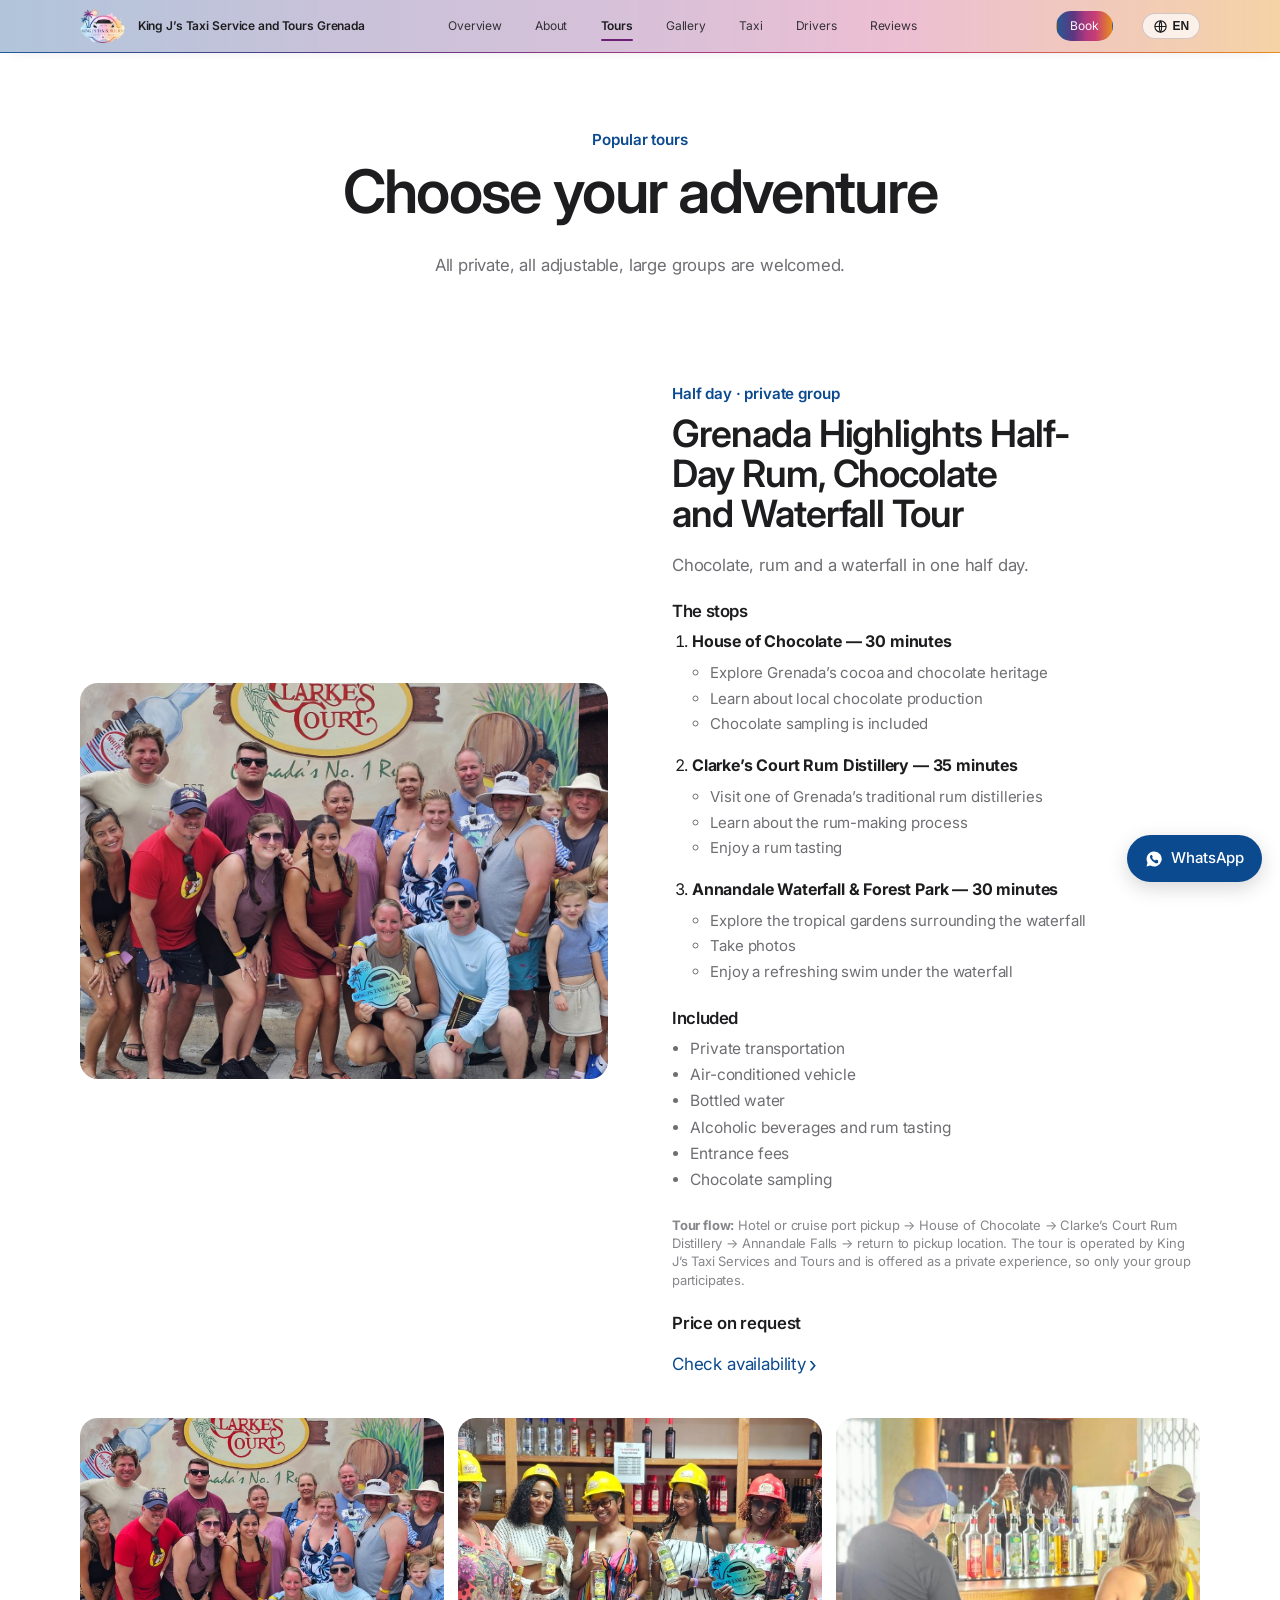
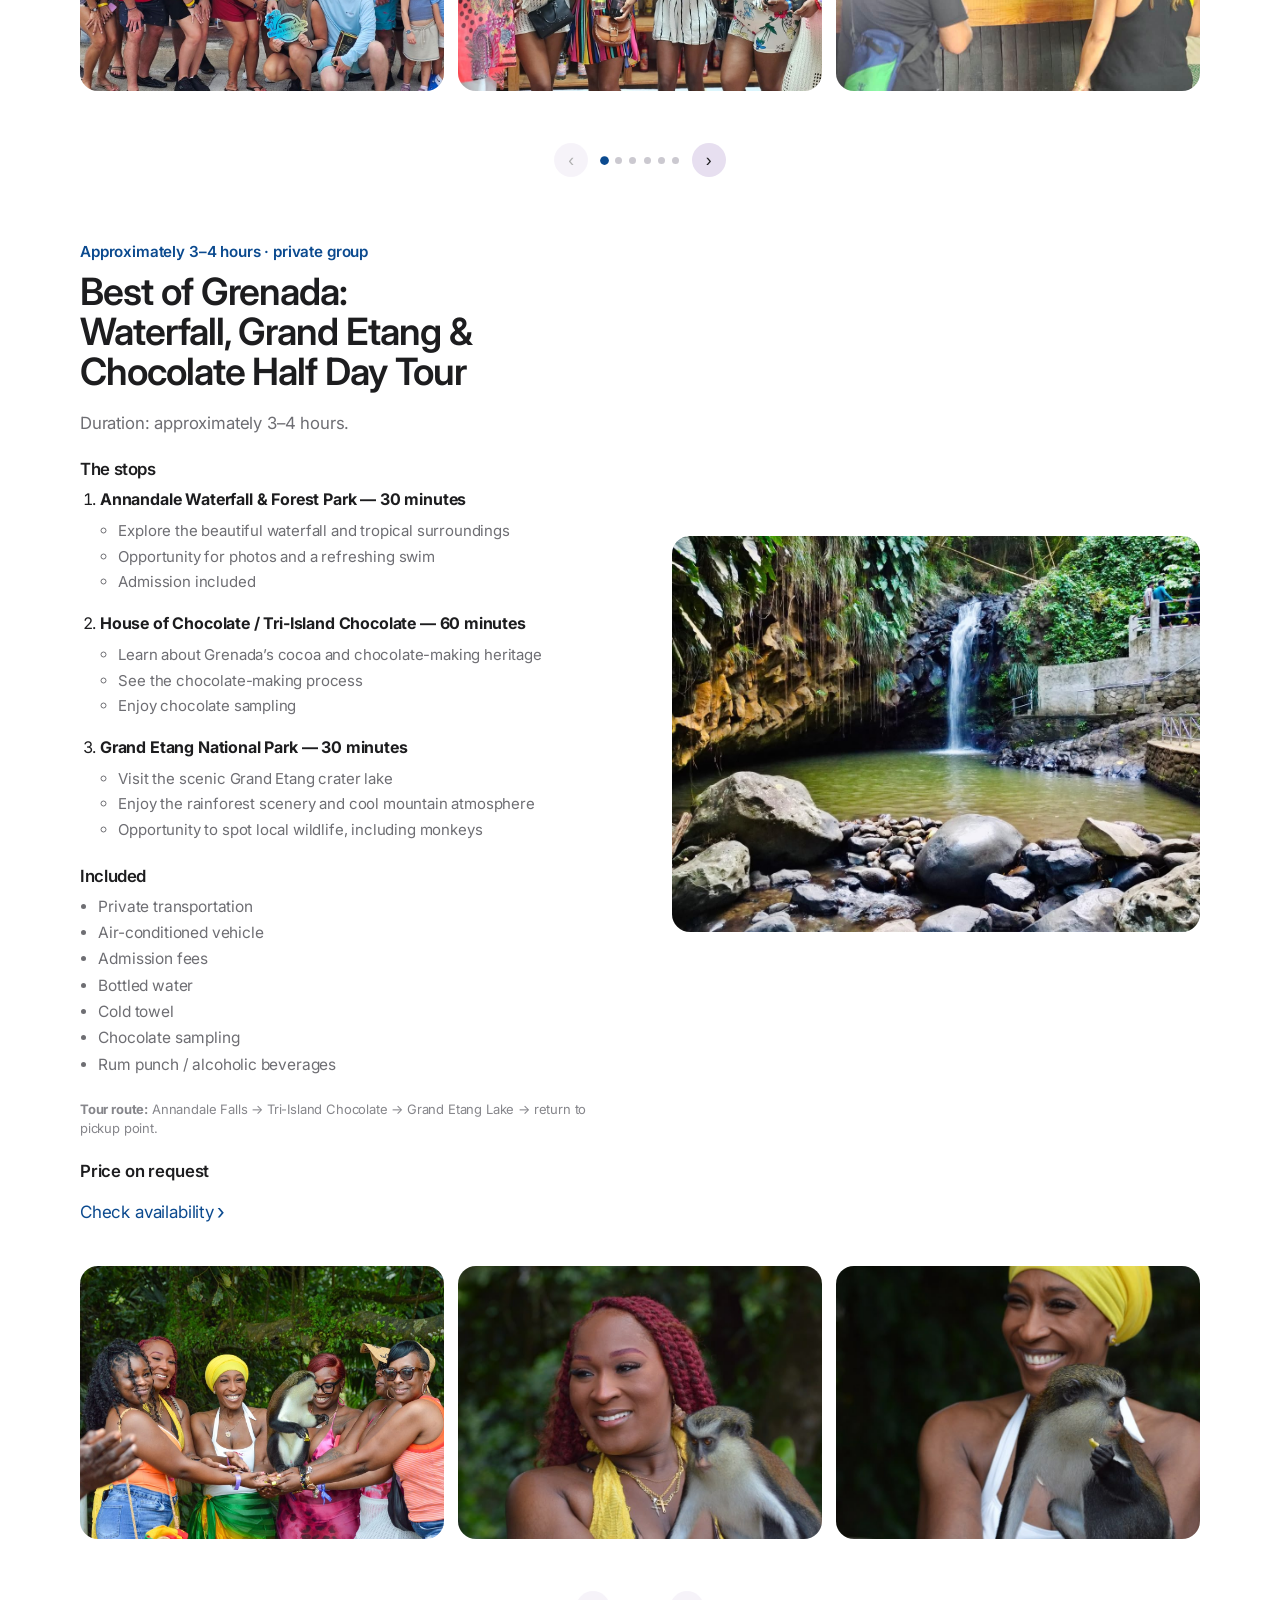
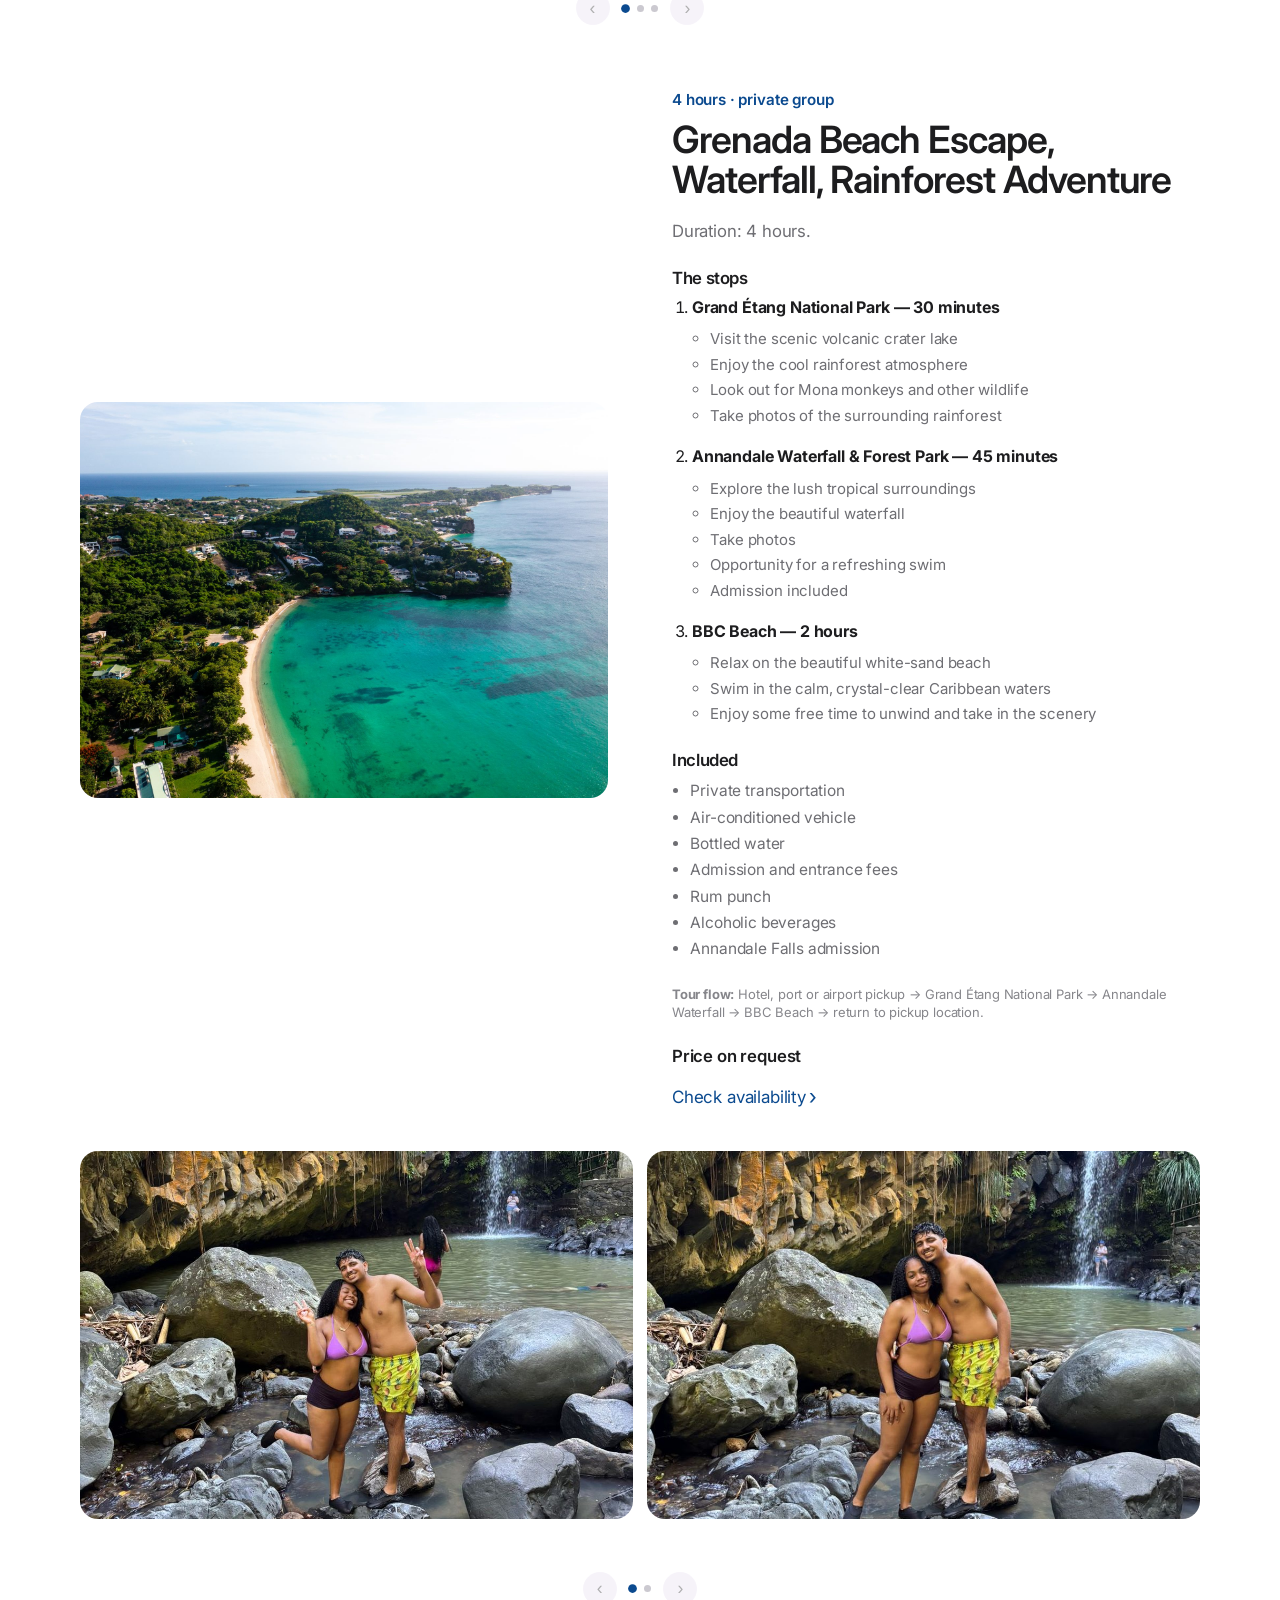
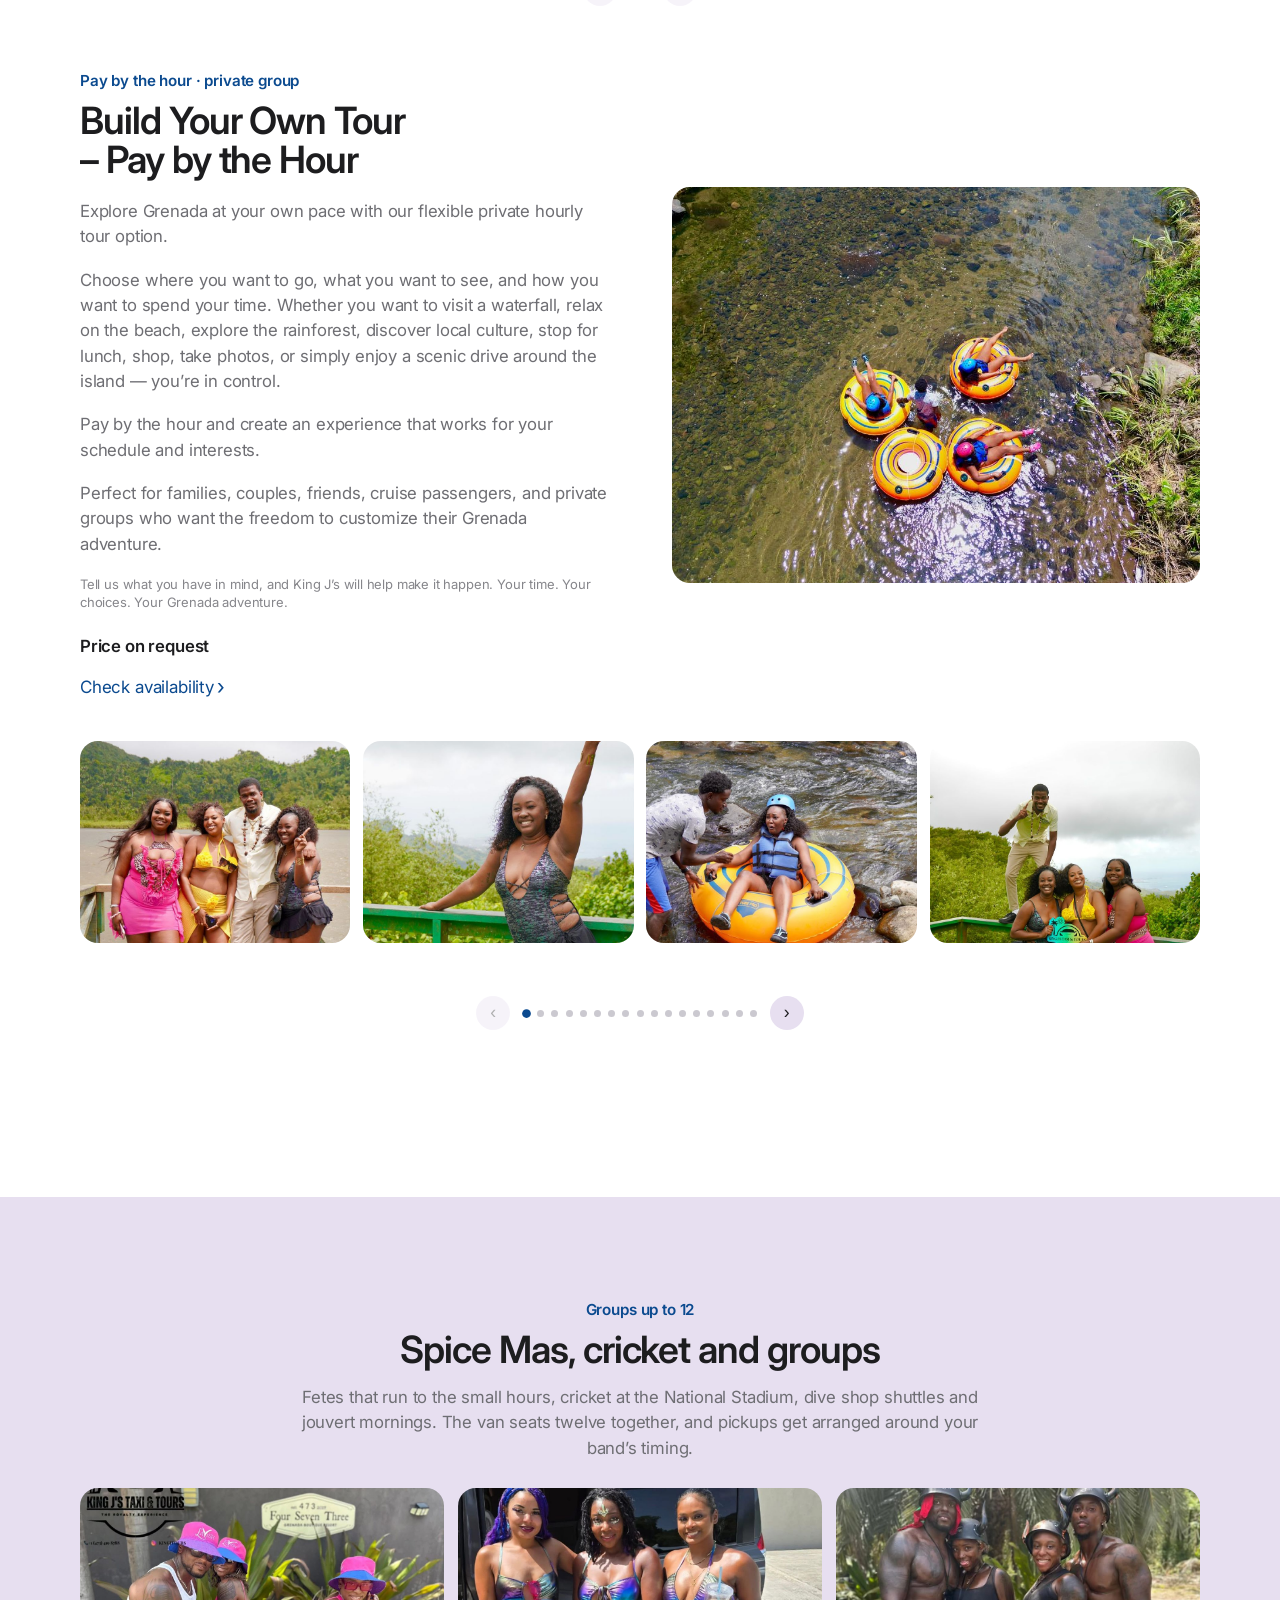
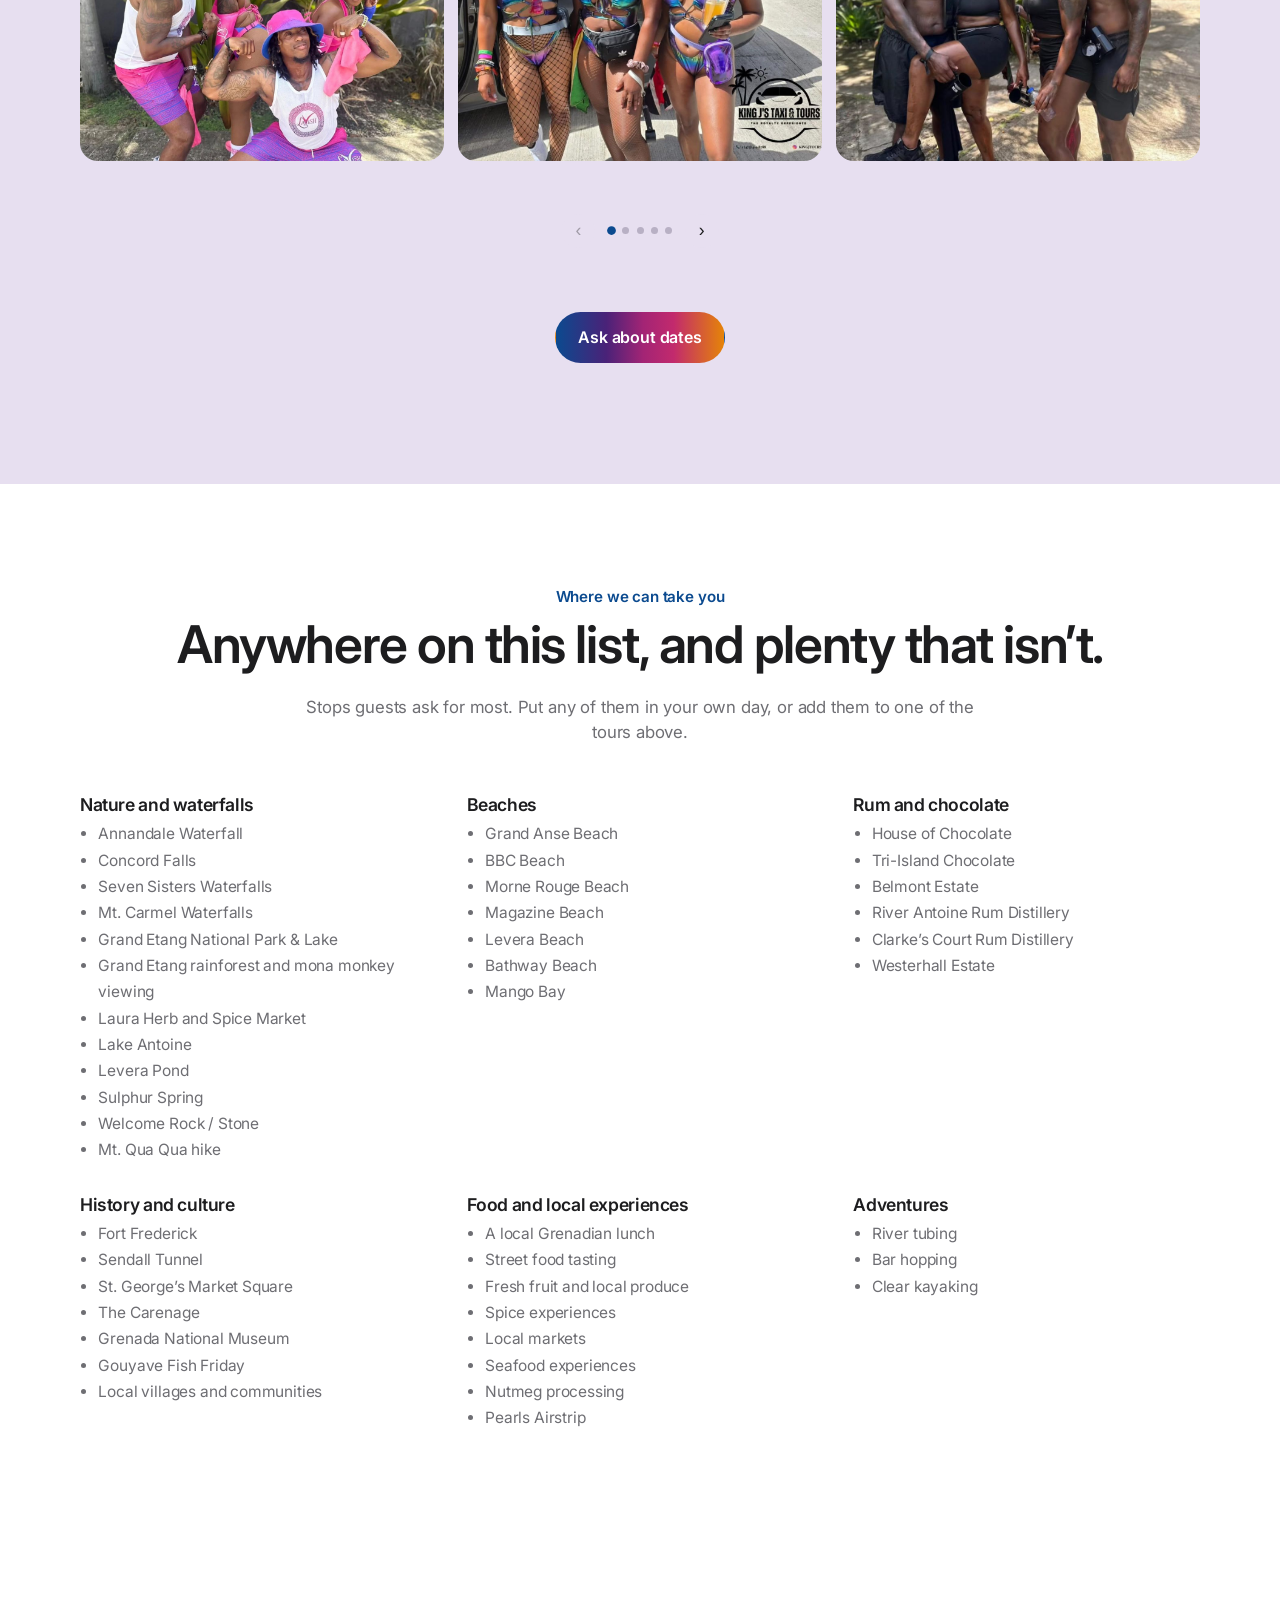
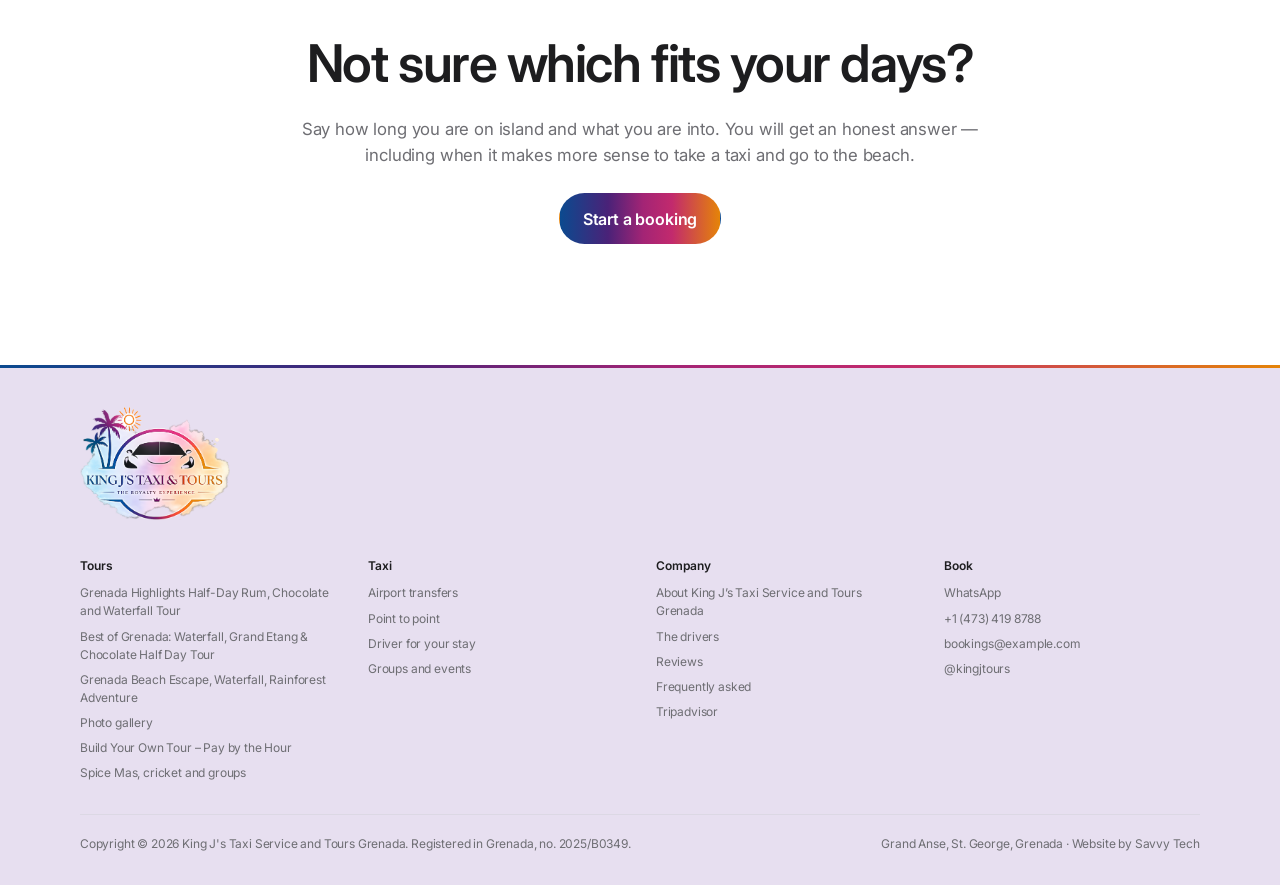
<file: tours.html>
<!DOCTYPE html>
<html lang="en">
<head>
<meta charset="utf-8">
<meta name="viewport" content="width=device-width, initial-scale=1">
<title>Popular tours &mdash; King J&rsquo;s Taxi Service and Tours Grenada</title>
<meta name="description" content="Private Grenada tours: rum, chocolate and waterfall; waterfall, Grand Etang and chocolate; beach, waterfall and rainforest; or build your own tour by the hour.">
<link rel="icon" href="assets/img/favicon.png">
<link rel="preconnect" href="https://fonts.googleapis.com">
<link rel="preconnect" href="https://fonts.gstatic.com" crossorigin>
<link href="https://fonts.googleapis.com/css2?family=Inter:wght@400;500;600;700&display=swap" rel="stylesheet">
<link rel="stylesheet" href="assets/css/style.css">
</head>
<body>
<a class="skip" href="#main">Skip to content</a>

<header class="masthead">
  <div class="wrap wrap--wide masthead__inner">
    <a class="brand" href="index.html">
      <img src="assets/img/kingj-logo.png" alt="" width="1208" height="1031">
      <span class="brand__name">King J&rsquo;s Taxi Service and Tours Grenada</span>
    </a>
    <button class="nav-toggle" type="button" aria-expanded="false" aria-controls="primary-nav" aria-label="Menu"><span class="nav-toggle__bars" aria-hidden="true"><span></span><span></span></span></button>
    <nav class="nav" id="primary-nav" aria-label="Primary">
      <a href="index.html">Overview</a>
      <a href="about.html">About</a>
      <a href="tours.html" aria-current="page">Tours</a>
      <a href="gallery.html">Gallery</a>
      <a href="index.html#taxi">Taxi</a>
      <a href="index.html#drivers">Drivers</a>
      <a href="index.html#reviews">Reviews</a>
      <a class="btn btn--primary" href="contact.html">Book</a>
    </nav>
  </div>
</header>

<main id="main">

  <section class="pagehead">
    <div class="wrap">
      <p class="eyebrow">Popular tours</p>
      <h1>Choose your adventure</h1>
      <p class="sub">All private, all adjustable, large groups are welcomed.</p>
    </div>
  </section>

  <section class="band" style="padding-top:clamp(2rem,4vw,3rem)">
    <div class="wrap wrap--wide" data-kj="tours">

      <article class="split" id="chocolate" style="margin-bottom:clamp(2.5rem,5vw,4rem)">
        <figure class="photo "><img src="assets/img/tour-chocolate.jpg" alt="A King J&rsquo;s group at the Clarke&rsquo;s Court rum distillery" loading="lazy"></figure>
        <div>
          <p class="eyebrow">Half day &middot; private group</p>
          <h2 style="font-size:clamp(1.7rem,3.2vw,2.35rem)">Grenada Highlights Half-Day Rum, Chocolate and Waterfall Tour</h2>
          <p class="sub">Chocolate, rum and a waterfall in one half day.</p>
          <h3 style="font-size:1.05rem;margin:1.6rem 0 .5rem">The stops</h3>
          <ol style="margin:0 0 1.2rem;padding-left:1.25rem;color:var(--black);font-size:1rem;line-height:1.6">
            <li><strong>House of Chocolate &mdash; 30 minutes</strong>
              <ul style="margin:.35rem 0 1rem;padding-left:1.15rem;color:var(--gray);font-size:.9375rem;line-height:1.7"><li>Explore Grenada&rsquo;s cocoa and chocolate heritage</li><li>Learn about local chocolate production</li><li>Chocolate sampling is included</li></ul>
            </li>
            <li><strong>Clarke&rsquo;s Court Rum Distillery &mdash; 35 minutes</strong>
              <ul style="margin:.35rem 0 1rem;padding-left:1.15rem;color:var(--gray);font-size:.9375rem;line-height:1.7"><li>Visit one of Grenada&rsquo;s traditional rum distilleries</li><li>Learn about the rum-making process</li><li>Enjoy a rum tasting</li></ul>
            </li>
            <li><strong>Annandale Waterfall &amp; Forest Park &mdash; 30 minutes</strong>
              <ul style="margin:.35rem 0 1rem;padding-left:1.15rem;color:var(--gray);font-size:.9375rem;line-height:1.7"><li>Explore the tropical gardens surrounding the waterfall</li><li>Take photos</li><li>Enjoy a refreshing swim under the waterfall</li></ul>
            </li>
          </ol>
          <h3 style="font-size:1.05rem;margin:1.6rem 0 .5rem">Included</h3>
          <ul style="margin:0 0 1.4rem;padding-left:1.15rem;color:var(--gray);font-size:.9688rem;line-height:1.7"><li>Private transportation</li><li>Air-conditioned vehicle</li><li>Bottled water</li><li>Alcoholic beverages and rum tasting</li><li>Entrance fees</li><li>Chocolate sampling</li></ul>
          <p class="fine" style="margin-bottom:1.4rem"><strong>Tour flow:</strong> Hotel or cruise port pickup &rarr; House of Chocolate &rarr; Clarke&rsquo;s Court Rum Distillery &rarr; Annandale Falls &rarr; return to pickup location. The tour is operated by King J&rsquo;s Taxi Services and Tours and is offered as a private experience, so only your group participates.</p>
          <p style="margin:0;font-weight:600;font-size:1.05rem">Price on request</p>
          <div class="chev-row" style="margin-top:1rem"><a class="chev" href="contact.html">Check availability</a></div>
        </div>
      </article>
      <div class="tourgal tourgal--six" aria-label="Guests on the rum, chocolate and waterfall tour">
        <figure><img src="assets/img/tour-rum-1.jpg" alt="A King J&rsquo;s tour group at the Clarke&rsquo;s Court rum distillery mural" width="1400" height="788" loading="lazy"></figure>
        <figure><img src="assets/img/tour-rum-2.jpg" alt="Guests in distillery hard hats with their rum at Clarke&rsquo;s Court" width="1400" height="788" loading="lazy"></figure>
        <figure><img src="assets/img/tour-rum-3.jpg" alt="Pouring the rum tasting at the distillery bar" width="1280" height="720" loading="lazy"></figure>
        <figure><img src="assets/img/tour-rum-4.jpg" alt="A group outside Nick&rsquo;s Barrel House with the King J&rsquo;s sign" width="960" height="1280" loading="lazy"></figure>
        <figure><img src="assets/img/tour-rum-5.jpg" alt="Guests with bottles of Clarke&rsquo;s Court rum in the distillery shop" width="1400" height="788" loading="lazy"></figure>
        <figure><img src="assets/img/tour-rum-6.jpg" alt="A full tour group with the King J&rsquo;s drivers and vans" width="1400" height="1194" loading="lazy"></figure>
      </div>
      <article class="split" id="island" style="margin-bottom:clamp(2.5rem,5vw,4rem)">
        <figure class="photo "><img src="assets/img/tour-falls.jpg" alt="Annandale Falls in the Grenadian rainforest" loading="lazy"></figure>
        <div>
          <p class="eyebrow">Approximately 3&ndash;4 hours &middot; private group</p>
          <h2 style="font-size:clamp(1.7rem,3.2vw,2.35rem)">Best of Grenada: Waterfall, Grand Etang &amp; Chocolate Half Day Tour</h2>
          <p class="sub">Duration: approximately 3&ndash;4 hours.</p>
          <h3 style="font-size:1.05rem;margin:1.6rem 0 .5rem">The stops</h3>
          <ol style="margin:0 0 1.2rem;padding-left:1.25rem;color:var(--black);font-size:1rem;line-height:1.6">
            <li><strong>Annandale Waterfall &amp; Forest Park &mdash; 30 minutes</strong>
              <ul style="margin:.35rem 0 1rem;padding-left:1.15rem;color:var(--gray);font-size:.9375rem;line-height:1.7"><li>Explore the beautiful waterfall and tropical surroundings</li><li>Opportunity for photos and a refreshing swim</li><li>Admission included</li></ul>
            </li>
            <li><strong>House of Chocolate / Tri-Island Chocolate &mdash; 60 minutes</strong>
              <ul style="margin:.35rem 0 1rem;padding-left:1.15rem;color:var(--gray);font-size:.9375rem;line-height:1.7"><li>Learn about Grenada&rsquo;s cocoa and chocolate-making heritage</li><li>See the chocolate-making process</li><li>Enjoy chocolate sampling</li></ul>
            </li>
            <li><strong>Grand Etang National Park &mdash; 30 minutes</strong>
              <ul style="margin:.35rem 0 1rem;padding-left:1.15rem;color:var(--gray);font-size:.9375rem;line-height:1.7"><li>Visit the scenic Grand Etang crater lake</li><li>Enjoy the rainforest scenery and cool mountain atmosphere</li><li>Opportunity to spot local wildlife, including monkeys</li></ul>
            </li>
          </ol>
          <h3 style="font-size:1.05rem;margin:1.6rem 0 .5rem">Included</h3>
          <ul style="margin:0 0 1.4rem;padding-left:1.15rem;color:var(--gray);font-size:.9688rem;line-height:1.7"><li>Private transportation</li><li>Air-conditioned vehicle</li><li>Admission fees</li><li>Bottled water</li><li>Cold towel</li><li>Chocolate sampling</li><li>Rum punch / alcoholic beverages</li></ul>
          <p class="fine" style="margin-bottom:1.4rem"><strong>Tour route:</strong> Annandale Falls &rarr; Tri-Island Chocolate &rarr; Grand Etang Lake &rarr; return to pickup point.</p>
          <p style="margin:0;font-weight:600;font-size:1.05rem">Price on request</p>
          <div class="chev-row" style="margin-top:1rem"><a class="chev" href="contact.html">Check availability</a></div>
        </div>
      </article>
      <div class="tourgal" aria-label="Guests with mona monkeys at Grand Etang">
        <figure><img src="assets/img/tour-monkey-1.jpg" alt="A group of guests meeting a mona monkey at Grand Etang" width="1600" height="1064" loading="lazy"></figure>
        <figure><img src="assets/img/tour-monkey-2.jpg" alt="A guest laughing as a mona monkey sits on her arm" width="852" height="1280" loading="lazy"></figure>
        <figure><img src="assets/img/tour-monkey-3.jpg" alt="A mona monkey perched on a guest&rsquo;s shoulder in the rainforest" width="852" height="1280" loading="lazy"></figure>
      </div>
      <article class="split" id="waterfalls" style="margin-bottom:clamp(2.5rem,5vw,4rem)">
        <div>
          <p class="eyebrow">4 hours &middot; private group</p>
          <h2 style="font-size:clamp(1.7rem,3.2vw,2.35rem)">Grenada Beach Escape, Waterfall, Rainforest Adventure</h2>
          <p class="sub">Duration: 4 hours.</p>
          <h3 style="font-size:1.05rem;margin:1.6rem 0 .5rem">The stops</h3>
          <ol style="margin:0 0 1.2rem;padding-left:1.25rem;color:var(--black);font-size:1rem;line-height:1.6">
            <li><strong>Grand &Eacute;tang National Park &mdash; 30 minutes</strong>
              <ul style="margin:.35rem 0 1rem;padding-left:1.15rem;color:var(--gray);font-size:.9375rem;line-height:1.7"><li>Visit the scenic volcanic crater lake</li><li>Enjoy the cool rainforest atmosphere</li><li>Look out for Mona monkeys and other wildlife</li><li>Take photos of the surrounding rainforest</li></ul>
            </li>
            <li><strong>Annandale Waterfall &amp; Forest Park &mdash; 45 minutes</strong>
              <ul style="margin:.35rem 0 1rem;padding-left:1.15rem;color:var(--gray);font-size:.9375rem;line-height:1.7"><li>Explore the lush tropical surroundings</li><li>Enjoy the beautiful waterfall</li><li>Take photos</li><li>Opportunity for a refreshing swim</li><li>Admission included</li></ul>
            </li>
            <li><strong>BBC Beach &mdash; 2 hours</strong>
              <ul style="margin:.35rem 0 1rem;padding-left:1.15rem;color:var(--gray);font-size:.9375rem;line-height:1.7"><li>Relax on the beautiful white-sand beach</li><li>Swim in the calm, crystal-clear Caribbean waters</li><li>Enjoy some free time to unwind and take in the scenery</li></ul>
            </li>
          </ol>
          <h3 style="font-size:1.05rem;margin:1.6rem 0 .5rem">Included</h3>
          <ul style="margin:0 0 1.4rem;padding-left:1.15rem;color:var(--gray);font-size:.9688rem;line-height:1.7"><li>Private transportation</li><li>Air-conditioned vehicle</li><li>Bottled water</li><li>Admission and entrance fees</li><li>Rum punch</li><li>Alcoholic beverages</li><li>Annandale Falls admission</li></ul>
          <p class="fine" style="margin-bottom:1.4rem"><strong>Tour flow:</strong> Hotel, port or airport pickup &rarr; Grand &Eacute;tang National Park &rarr; Annandale Waterfall &rarr; BBC Beach &rarr; return to pickup location.</p>
          <p style="margin:0;font-weight:600;font-size:1.05rem">Price on request</p>
          <div class="chev-row" style="margin-top:1rem"><a class="chev" href="contact.html">Check availability</a></div>
        </div>
        <figure class="photo "><img src="assets/img/beach-escape.jpg" alt="Aerial view of a Grenada beach, turquoise water and the coast toward Point Salines" loading="lazy"></figure>
      </article>
      <div class="tourgal tourgal--two" aria-label="Guests at the waterfall on the beach, waterfall and rainforest tour">
        <figure><img src="assets/img/tour-falls-1.jpg" alt="Guests at the waterfall pool on the King J&rsquo;s rainforest tour" width="1050" height="1400" loading="lazy"></figure>
        <figure><img src="assets/img/tour-falls-2.jpg" alt="Two guests in the stream below the waterfall" width="1032" height="1400" loading="lazy"></figure>
      </div>
      <article class="split" id="custom" style="margin-bottom:clamp(2.5rem,5vw,4rem)">
        <div>
          <p class="eyebrow">Pay by the hour &middot; private group</p>
          <h2 style="font-size:clamp(1.7rem,3.2vw,2.35rem)">Build Your Own Tour &ndash; Pay by the Hour</h2>
          <p class="sub">Explore Grenada at your own pace with our flexible private hourly tour option.</p>
          <p class="sub">Choose where you want to go, what you want to see, and how you want to spend your time. Whether you want to visit a waterfall, relax on the beach, explore the rainforest, discover local culture, stop for lunch, shop, take photos, or simply enjoy a scenic drive around the island &mdash; you&rsquo;re in control.</p>
          <p class="sub">Pay by the hour and create an experience that works for your schedule and interests.</p>
          <p class="sub">Perfect for families, couples, friends, cruise passengers, and private groups who want the freedom to customize their Grenada adventure.</p>
          <p class="fine" style="margin-bottom:1.4rem">Tell us what you have in mind, and King J&rsquo;s will help make it happen. Your time. Your choices. Your Grenada adventure.</p>
          <p style="margin:0;font-weight:600;font-size:1.05rem">Price on request</p>
          <div class="chev-row" style="margin-top:1rem"><a class="chev" href="contact.html">Check availability</a></div>
        </div>
        <figure class="photo "><img src="assets/img/tour-custom-11.jpg" alt="River tubing on a Grenada river, seen from above" loading="lazy"></figure>
      </article>
      <div class="tourgal tourgal--many" aria-label="Days King J&rsquo;s has built for guests: river tubing, waterfalls, lookouts and town">
        <figure><img src="assets/img/tour-custom-1.jpg" alt="A group with their King J&rsquo;s driver at the water&rsquo;s edge" width="800" height="1200" loading="lazy"></figure>
        <figure><img src="assets/img/tour-custom-2.jpg" alt="A guest at a rainforest lookout above the coast" width="800" height="1200" loading="lazy"></figure>
        <figure><img src="assets/img/tour-custom-3.jpg" alt="A guide helping a guest into a river tube" width="800" height="1200" loading="lazy"></figure>
        <figure><img src="assets/img/tour-custom-4.jpg" alt="Guests and their driver at a hilltop lookout" width="799" height="1200" loading="lazy"></figure>
        <figure><img src="assets/img/tour-custom-5.jpg" alt="Guests outside a painted shopfront in St. George&rsquo;s" width="799" height="1200" loading="lazy"></figure>
        <figure><img src="assets/img/tour-custom-6.jpg" alt="The driver pointing out the harbour from the pier" width="799" height="1200" loading="lazy"></figure>
        <figure><img src="assets/img/tour-custom-7.jpg" alt="A waterfall through the palms on the way in" width="900" height="1200" loading="lazy"></figure>
        <figure><img src="assets/img/tour-custom-8.jpg" alt="Tubes drifting down a bamboo-lined river" width="900" height="1200" loading="lazy"></figure>
        <figure><img src="assets/img/tour-custom-9.jpg" alt="Looking across the Carenage from the pier in St. George&rsquo;s" width="799" height="1200" loading="lazy"></figure>
        <figure><img src="assets/img/tour-custom-10.jpg" alt="Three guests at a painted shopfront in town" width="640" height="1200" loading="lazy"></figure>
        <figure><img src="assets/img/tour-custom-11.jpg" alt="River tubing on a Grenada river, seen from above" width="900" height="1200" loading="lazy"></figure>
        <figure><img src="assets/img/tour-custom-12.jpg" alt="A tubing group working down the river" width="900" height="1200" loading="lazy"></figure>
        <figure><img src="assets/img/tour-custom-13.jpg" alt="A waterfall and its pool from the air" width="900" height="1200" loading="lazy"></figure>
        <figure><img src="assets/img/tour-custom-14.jpg" alt="Tubes on the rocky stretch of the river" width="900" height="1200" loading="lazy"></figure>
        <figure><img src="assets/img/tour-custom-15.jpg" alt="A waterfall in the rainforest garden" width="900" height="1200" loading="lazy"></figure>
        <figure><img src="assets/img/tour-custom-16.jpg" alt="Rainforest and a hidden waterfall from above" width="900" height="1200" loading="lazy"></figure>
        <figure><img src="assets/img/tour-custom-17.jpg" alt="The tubing run seen from directly overhead" width="900" height="1200" loading="lazy"></figure>
      </div>
    </div>
  </section>

  <section class="band band--alt" id="spicemas">
    <div class="wrap wrap--wide" data-kj="spicemas">
      <div class="band__head center">
        <p class="eyebrow">Groups up to 12</p>
        <h2 style="font-size:clamp(1.7rem,3.2vw,2.35rem)">Spice Mas, cricket and groups</h2>
        <p class="sub">Fetes that run to the small hours, cricket at the National Stadium, dive shop shuttles and jouvert mornings. The van seats twelve together, and pickups get arranged around your band&rsquo;s timing.</p>
      </div>
      <div class="tourgal tourgal--six">
        <figure><img src="assets/img/spicemas-1.jpg" alt="Guests in carnival costume by the King J&rsquo;s van on Spice Mas morning" width="1200" height="1200" loading="lazy"></figure>
        <figure><img src="assets/img/spicemas-2.jpg" alt="A jouvert group with King J&rsquo;s during Spice Mas" width="1200" height="1200" loading="lazy"></figure>
        <figure><img src="assets/img/spicemas-3.jpg" alt="A group heading out to a fete with King J&rsquo;s" width="900" height="1200" loading="lazy"></figure>
        <figure><img src="assets/img/spicemas-4.jpg" alt="Two masqueraders in full carnival costume holding the King J&rsquo;s sign" width="900" height="1200" loading="lazy"></figure>
        <figure><img src="assets/img/spicemas-5.jpg" alt="Masqueraders with the King J&rsquo;s sign above the coast" width="1200" height="1200" loading="lazy"></figure>
      </div>
      <p class="center" style="margin-top:1.6rem"><a class="btn btn--primary" href="contact.html">Ask about dates</a></p>
    </div>
  </section>

  <section class="band">
    <div class="wrap wrap--wide">
      <div class="band__head center">
        <p class="eyebrow">Where we can take you</p>
        <h2>Anywhere on this list, and plenty that isn&rsquo;t.</h2>
        <p class="sub">Stops guests ask for most. Put any of them in your own day, or add them to one of the tours above.</p>
      </div>
      <div class="features">
        <div class="feature">
          <h3>Nature and waterfalls</h3>
          <ul style="margin:.4rem 0 0;padding-left:1.15rem;color:var(--gray);font-size:.9688rem;line-height:1.7"><li>Annandale Waterfall</li><li>Concord Falls</li><li>Seven Sisters Waterfalls</li><li>Mt. Carmel Waterfalls</li><li>Grand Etang National Park &amp; Lake</li><li>Grand Etang rainforest and mona monkey viewing</li><li>Laura Herb and Spice Market</li><li>Lake Antoine</li><li>Levera Pond</li><li>Sulphur Spring</li><li>Welcome Rock / Stone</li><li>Mt. Qua Qua hike</li></ul>
        </div>
        <div class="feature">
          <h3>Beaches</h3>
          <ul style="margin:.4rem 0 0;padding-left:1.15rem;color:var(--gray);font-size:.9688rem;line-height:1.7"><li>Grand Anse Beach</li><li>BBC Beach</li><li>Morne Rouge Beach</li><li>Magazine Beach</li><li>Levera Beach</li><li>Bathway Beach</li><li>Mango Bay</li></ul>
        </div>
        <div class="feature">
          <h3>Rum and chocolate</h3>
          <ul style="margin:.4rem 0 0;padding-left:1.15rem;color:var(--gray);font-size:.9688rem;line-height:1.7"><li>House of Chocolate</li><li>Tri-Island Chocolate</li><li>Belmont Estate</li><li>River Antoine Rum Distillery</li><li>Clarke&rsquo;s Court Rum Distillery</li><li>Westerhall Estate</li></ul>
        </div>
        <div class="feature">
          <h3>History and culture</h3>
          <ul style="margin:.4rem 0 0;padding-left:1.15rem;color:var(--gray);font-size:.9688rem;line-height:1.7"><li>Fort Frederick</li><li>Sendall Tunnel</li><li>St. George&rsquo;s Market Square</li><li>The Carenage</li><li>Grenada National Museum</li><li>Gouyave Fish Friday</li><li>Local villages and communities</li></ul>
        </div>
        <div class="feature">
          <h3>Food and local experiences</h3>
          <ul style="margin:.4rem 0 0;padding-left:1.15rem;color:var(--gray);font-size:.9688rem;line-height:1.7"><li>A local Grenadian lunch</li><li>Street food tasting</li><li>Fresh fruit and local produce</li><li>Spice experiences</li><li>Local markets</li><li>Seafood experiences</li><li>Nutmeg processing</li><li>Pearls Airstrip</li></ul>
        </div>
        <div class="feature">
          <h3>Adventures</h3>
          <ul style="margin:.4rem 0 0;padding-left:1.15rem;color:var(--gray);font-size:.9688rem;line-height:1.7"><li>River tubing</li><li>Bar hopping</li><li>Clear kayaking</li></ul>
        </div>
      </div>
    </div>
  </section>

  <section class="band center">
    <div class="wrap">
      <h2>Not sure which fits your days?</h2>
      <p class="sub">Say how long you are on island and what you are into. You will get an honest answer &mdash; including when it makes more sense to take a taxi and go to the beach.</p>
      <p style="margin-top:1.6rem"><a class="btn btn--primary" href="contact.html">Start a booking</a></p>
    </div>
  </section>

</main>

<footer class="foot">
  <div class="foot__rule" aria-hidden="true"></div>
  <div class="wrap wrap--wide">
    <a class="foot__logo" href="index.html"><img src="assets/img/kingj-logo.png" alt="King J&rsquo;s Taxi Service and Tours Grenada &mdash; The Royalty Experience" width="1208" height="1031" loading="lazy"></a>
    <div class="foot__grid">
      <div>
        <h4>Tours</h4>
        <ul>
          <li><a href="tours.html#chocolate">Grenada Highlights Half-Day Rum, Chocolate and Waterfall Tour</a></li>
          <li><a href="tours.html#island">Best of Grenada: Waterfall, Grand Etang &amp; Chocolate Half Day Tour</a></li>
          <li><a href="tours.html#waterfalls">Grenada Beach Escape, Waterfall, Rainforest Adventure</a></li>
          <li><a href="gallery.html">Photo gallery</a></li>
          <li><a href="tours.html#custom">Build Your Own Tour &ndash; Pay by the Hour</a></li>
          <li><a href="tours.html#spicemas">Spice Mas, cricket and groups</a></li>
        </ul>
      </div>
      <div>
        <h4>Taxi</h4>
        <ul>
          <li><a href="index.html#taxi">Airport transfers</a></li>
          <li><a href="index.html#taxi">Point to point</a></li>
          <li><a href="index.html#taxi">Driver for your stay</a></li>
          <li><a href="index.html#taxi">Groups and events</a></li>
        </ul>
      </div>
      <div>
        <h4>Company</h4>
        <ul>
          <li><a href="about.html">About King J&rsquo;s Taxi Service and Tours Grenada</a></li>
          <li><a href="index.html#drivers">The drivers</a></li>
          <li><a href="index.html#reviews">Reviews</a></li>
          <li><a href="contact.html">Frequently asked</a></li>
          <li><a href="https://www.tripadvisor.com/Attraction_Review-g147296-d32974314-Reviews-King_J_s_Taxi_Services_Tours-St_George_s_Saint_George_Parish_Grenada.html" rel="noopener">Tripadvisor</a></li>
        </ul>
      </div>
      <div>
        <h4>Book</h4>
        <ul>
          <li><a href="https://wa.me/14734198788">WhatsApp</a></li>
          <li><a href="tel:+14734198788">+1 (473) 419 8788</a></li>
          <!-- TODO: replace this placeholder email -->
          <li><a href="mailto:bookings@example.com">bookings@example.com</a></li>
          <li><a href="https://www.instagram.com/kingjtours" rel="noopener">@kingjtours</a></li>
        </ul>
      </div>
    </div>
    <div class="foot__base">
      <span>Copyright &copy; <span id="year">2026</span> King J's Taxi Service and Tours Grenada. Registered in Grenada, no. 2025/B0349.</span>
      <span><span data-kj-site="address_full">Grand Anse, St. George, Grenada</span> &middot; Website by <a href="https://ghosten22.github.io/savvy-tech/" target="_blank" rel="noopener">Savvy Tech</a></span>
    </div>
  </div>
</footer>

<a class="wa-float" href="https://wa.me/14734198788" aria-label="Message King J's Taxi Service and Tours Grenada on WhatsApp"><svg viewBox="0 0 24 24" fill="currentColor" aria-hidden="true"><path d="M12 2a10 10 0 0 0-8.6 15L2 22l5.2-1.4A10 10 0 1 0 12 2Zm5.8 14.2c-.2.7-1.2 1.3-1.9 1.4-.5.1-1.1.1-1.8-.1a13.9 13.9 0 0 1-6.7-5.8c-.5-.9-.8-1.8-.8-2.6 0-.9.4-1.7 1-2.2.2-.2.5-.3.7-.3h.5c.2 0 .4 0 .6.5l.8 1.9c.1.2 0 .4-.1.5l-.5.6c-.1.2-.2.3 0 .6a9.4 9.4 0 0 0 3.7 3.2c.3.1.4.1.6-.1l.7-.8c.2-.2.3-.2.6-.1l1.8.9c.3.1.4.2.5.3 0 .2 0 .8-.2 1.4Z"/></svg><span>WhatsApp</span></a>

<!-- LIGHTBOX -->
<div class="kj-lb" id="kj-lightbox" hidden>
  <button class="kj-lb__close" type="button" aria-label="Close image">
    <svg width="18" height="18" viewBox="0 0 16 16" aria-hidden="true"><path d="M3 3l10 10M13 3L3 13" stroke="currentColor" stroke-width="2" stroke-linecap="round"/></svg>
  </button>
  <button class="kj-lb__nav kj-lb__nav--prev" type="button" aria-label="Previous image">&#8249;</button>
  <button class="kj-lb__nav kj-lb__nav--next" type="button" aria-label="Next image">&#8250;</button>
  <figure class="kj-lb__stage"><img alt=""><figcaption></figcaption></figure>
</div>
<script src="assets/js/lightbox.js" defer></script>
<script src="assets/js/carousel.js" defer></script>
<script src="assets/js/content.js" defer></script>
<script src="assets/js/i18n.js" defer></script>
<script src="assets/js/main.js"></script>
</body>
</html>
</file>
<file: assets/css/style.css>
/* ==========================================================================
   King J's Taxi Services & Tours — Grenada
   White background, typographic, Apple-influenced. Colours taken from the logo.
   ========================================================================== */

:root {
  --black:      #1D1D1F;
  --gray:       #6E6E73;
  --gray-2:     #86868B;
  --bg:         #FFFFFF;
  --bg-alt:     #E7DFF0;
  --bg-alt-2:   #F1ECF7;
  --line:       #DCD8E4;
  --line-soft:  #DCD2EA;

  --blue:       #0B4A8F;   /* logo palms and lettering */
  --indigo:     #3B2478;
  --purple:     #6B2076;
  --pink:       #C22A6D;
  --orange:     #E58408;
  --sun:        #F0A500;
  --accent:     #0B4A8F;   /* readable blue for links and icons */
  --accent-2:   #C22A6D;   /* pink for hovers */
  --gold:       #C9A227;
  --brand-grad: linear-gradient(90deg, #0B4A8F 0%, #4A2278 30%, #A32475 52%, #C22A6D 70%, #E58408 100%);

  --sans: "Inter", -apple-system, BlinkMacSystemFont, "Segoe UI", Helvetica, Arial, sans-serif;

  --wrap: 1024px;
  --wrap-wide: 1200px;
  --gutter: clamp(1.25rem, 5vw, 2.5rem);
  --nav-h: 52px;
  --radius: 18px;
  --radius-lg: 28px;
}

*, *::before, *::after { box-sizing: border-box; }
html { scroll-behavior: smooth; -webkit-text-size-adjust: 100%; }

@media (prefers-reduced-motion: reduce) {
  html { scroll-behavior: auto; }
  *, *::before, *::after { animation-duration: .001ms !important; transition-duration: .001ms !important; }
}

body {
  margin: 0; background: var(--bg); color: var(--black);
  font-family: var(--sans); font-size: 1.0625rem; line-height: 1.5;
  letter-spacing: -0.01em; -webkit-font-smoothing: antialiased;
}

img { max-width: 100%; display: block; }
a { color: inherit; }

h1, h2, h3, h4 {
  font-weight: 600; line-height: 1.06; letter-spacing: -0.028em;
  margin: 0 0 .5em; text-wrap: balance;
}
h1 { font-size: clamp(2.6rem, 6.4vw, 4.75rem); }
h2 { font-size: clamp(2rem, 4.4vw, 3.25rem); }
h3 { font-size: clamp(1.25rem, 2vw, 1.6rem); letter-spacing: -0.022em; }
h4 { font-size: 1.05rem; letter-spacing: -0.015em; }
p  { margin: 0 0 1.1em; }

:focus-visible { outline: 3px solid var(--accent); outline-offset: 3px; border-radius: 4px; }

.wrap { width: 100%; max-width: var(--wrap); margin-inline: auto; padding-inline: var(--gutter); }
.wrap--wide { max-width: var(--wrap-wide); }

.center { text-align: center; }
.center p { margin-inline: auto; }

.lede {
  font-size: clamp(1.15rem, 2vw, 1.5rem); line-height: 1.35;
  letter-spacing: -0.018em; color: var(--black); max-width: 34ch;
}
.sub { color: var(--gray); font-size: 1.05rem; max-width: 62ch; }
.eyebrow {
  font-size: .95rem; font-weight: 600; letter-spacing: -0.01em;
  color: var(--accent); margin: 0 0 .5rem;
}
.fine { font-size: .8125rem; line-height: 1.4; color: var(--gray-2); }
.fine a { color: var(--accent); }

.skip {
  position: absolute; left: -9999px; top: 0; z-index: 300;
  background: var(--black); color: #fff; padding: .7rem 1.1rem; border-radius: 8px;
}
.skip:focus { left: .5rem; top: .5rem; }

/* ---------- Buttons and links ------------------------------------------ */

.btn {
  display: inline-flex; align-items: center; justify-content: center; gap: .45rem;
  font-size: 1rem; font-weight: 500; letter-spacing: -0.01em;
  padding: .78rem 1.4rem; border-radius: 980px; text-decoration: none;
  border: 1px solid transparent; cursor: pointer; font-family: var(--sans);
  transition: background-color .2s, color .2s, border-color .2s, opacity .2s;
}
.btn--primary { background-image: var(--brand-grad); color: #fff; font-weight: 600; }
.btn--primary:hover { filter: brightness(1.06); }
.btn--dark { background: var(--black); color: #fff; }
.btn--dark:hover { background: #333336; }
.btn--soft { background: var(--bg-alt); color: var(--black); }
.btn--soft:hover { background: #E8E8ED; }
.btn--outline { border-color: var(--accent); color: var(--accent); }
.btn--outline:hover { background: rgba(10,132,150,.07); }
.btn svg { width: 17px; height: 17px; flex: none; }

.chev {
  color: var(--accent); text-decoration: none; font-size: 1.0625rem;
  display: inline-flex; align-items: center; gap: .18rem; white-space: nowrap;
}
.chev:hover { text-decoration: underline; }
.chev::after { content: "\203A"; font-size: 1.25em; line-height: 1; transform: translateY(-1px); }
.chev-row { display: flex; flex-wrap: wrap; gap: 1.6rem; }
.center .chev-row { justify-content: center; }

/* ---------- Navigation -------------------------------------------------- */

.masthead {
  position: sticky; top: 0; z-index: 100;
  background:
    linear-gradient(90deg, rgba(11,74,143,.32) 0%, rgba(59,36,120,.28) 26%, rgba(107,32,118,.28) 48%,
                    rgba(194,42,109,.30) 70%, rgba(229,132,8,.36) 100%),
    rgba(255,255,255,.88);
  -webkit-backdrop-filter: saturate(180%) blur(20px);
  backdrop-filter: saturate(180%) blur(20px);
  border-bottom: 0;
  border-bottom: 1px solid rgba(20,10,40,.10);
  box-shadow: 0 8px 14px -12px rgba(40,25,70,.18), 0 22px 34px -28px rgba(40,25,70,.14);
}
.masthead::after {
  content: ""; position: absolute; left: 0; right: 0; bottom: -1px; height: 1px;
  background-image: var(--brand-grad); opacity: .85;
}
.masthead__inner {
  display: flex; align-items: center; gap: 1.2rem; min-height: var(--nav-h);
}
.brand { display: flex; align-items: center; gap: .55rem; text-decoration: none; }
.brand { min-width: 0; gap: .8rem; }
.brand img { height: 34px; width: auto; flex: none; }
.brand__name { font-size: .75rem; font-weight: 600; letter-spacing: -0.01em; line-height: 1.15; color: var(--black);
  white-space: nowrap; overflow: hidden; text-overflow: ellipsis; }
@media (max-width: 1240px) and (min-width: 861px) { .nav { gap: 1.15rem; } }
@media (max-width: 1080px) and (min-width: 861px) { .brand__name { display: none; } }
@media (max-width: 860px) { :root { --nav-h: 52px; } .brand img { height: 30px; }
  .brand__name { white-space: normal; overflow: visible; max-width: 13em; } }
@media (max-width: 420px) { .brand img { height: 28px; } .brand__name { font-size: .6875rem; max-width: 12.5em; } }

.nav { display: flex; flex: 1; align-items: center; justify-content: center; gap: clamp(1.1rem, 2.6vw, 2.4rem); margin-left: clamp(1.5rem, 5vw, 4.5rem); }
.nav a {
  position: relative; font-size: .75rem; font-weight: 400;
  text-decoration: none; opacity: .88;
  transition: opacity .18s, color .18s;
}
.nav a:not(.btn) { background: none; box-shadow: none; padding: 0; }
/* each menu item picks up one colour from the logo */
.nav a:not(.btn) { color: var(--black); }
.nav a:nth-of-type(1) { --nav-c: #0B4A8F; }
.nav a:nth-of-type(2) { --nav-c: #3B2478; }
.nav a:nth-of-type(3) { --nav-c: #6B2076; }
.nav a:nth-of-type(4) { --nav-c: #A32475; }
.nav a:nth-of-type(5) { --nav-c: #C22A6D; }
.nav a:nth-of-type(6) { --nav-c: #D4551F; }
.nav a:nth-of-type(7) { --nav-c: #E58408; }
.nav a:not(.btn)::after {
  content: ""; position: absolute; left: 0; right: 0; bottom: -6px; height: 2px;
  border-radius: 2px; background: var(--nav-c, var(--black)); transform: scaleX(0); transform-origin: left;
  transition: transform .22s ease;
}
.nav a:not(.btn):hover { opacity: 1; }
.nav a:not(.btn):hover::after { transform: scaleX(1); }
.nav a[aria-current="page"] { font-weight: 600; opacity: 1; }
.nav a[aria-current="page"]:not(.btn)::after { transform: scaleX(1); }
.nav .btn { font-size: .75rem; padding: .32rem .85rem; box-shadow: none; margin-left: auto; }

.nav-toggle {
  display: none; background: none; border: 0; cursor: pointer;
  font-family: var(--sans); font-size: .8125rem; color: var(--black); padding: .4rem 0;
}
@media (max-width: 860px) {
  .nav-toggle {
    display: block; margin-left: auto; position: relative; z-index: 2;
    width: 34px; height: 34px; padding: 0; border: 0; background: none;
  }
  .nav-toggle__bars { position: absolute; inset: 0; display: block; }
  .nav-toggle__bars span {
    position: absolute; left: 8px; right: 8px; height: 1.5px; border-radius: 2px;
    background: var(--black); transition: transform .34s cubic-bezier(.4,0,.2,1), top .34s cubic-bezier(.4,0,.2,1);
  }
  .nav-toggle__bars span:first-child { top: 13px; }
  .nav-toggle__bars span:last-child  { top: 19px; }
  .nav-toggle[aria-expanded="true"] .nav-toggle__bars span:first-child { top: 16px; transform: rotate(45deg); }
  .nav-toggle[aria-expanded="true"] .nav-toggle__bars span:last-child  { top: 16px; transform: rotate(-45deg); }
  body.nav-open { overflow: hidden; }
  .masthead__inner { gap: .75rem; }
  /* full-height sheet, the way apple.com does it on a phone */
  .nav {
    position: absolute; top: var(--nav-h); left: 0; right: 0; z-index: 90;
    height: calc(100svh - var(--nav-h)); height: calc(100dvh - var(--nav-h));
    background:
      linear-gradient(90deg, rgba(11,74,143,.10), rgba(107,32,118,.09) 50%, rgba(229,132,8,.12)),
      #fff;
    flex-direction: column; align-items: stretch; justify-content: flex-start; gap: 0;
    padding: .6rem var(--gutter) 2.4rem; overflow-y: auto; overscroll-behavior: contain;
    box-shadow: none; border-bottom: 0;
    animation: kj-sheet .28s cubic-bezier(.4,0,.2,1) both;
  }
  .nav[hidden] { display: none; }
  @keyframes kj-sheet { from { opacity: 0; } to { opacity: 1; } }
  @keyframes kj-item { from { opacity: 0; transform: translateY(-8px); } to { opacity: 1; transform: none; } }
  .nav a:not(.btn) {
    padding: 1rem .2rem; font-size: 1.0625rem; font-weight: 500; letter-spacing: -.01em;
    color: var(--black); background: none; box-shadow: none; border-radius: 0;
    border-left: 0; border-bottom: 1px solid rgba(20,10,40,.10);
    animation: kj-item .32s cubic-bezier(.4,0,.2,1) both;
  }
  .nav a:not(.btn)::after { display: none; }
  .nav a:nth-of-type(1) { animation-delay: .04s; }
  .nav a:nth-of-type(2) { animation-delay: .07s; }
  .nav a:nth-of-type(3) { animation-delay: .10s; }
  .nav a:nth-of-type(4) { animation-delay: .13s; }
  .nav a:nth-of-type(5) { animation-delay: .16s; }
  .nav a:nth-of-type(6) { animation-delay: .19s; }
  .nav a:nth-of-type(7) { animation-delay: .22s; }
  .nav a[aria-current="page"] { font-weight: 700; }
  .nav .btn {
    margin: 1.6rem 0 0; font-size: 1rem; padding: .85rem 1.2rem; text-align: center;
    animation: kj-item .32s cubic-bezier(.4,0,.2,1) .25s both;
  }
  @media (prefers-reduced-motion: reduce) {
    .nav, .nav a, .nav .btn { animation: none; }
  }
}

.gal-nav {
  display: flex; align-items: center; justify-content: center; gap: .8rem;
  margin: 1rem 0 clamp(2.5rem, 5vw, 4rem);
}
.gal-nav__arrow {
  width: 34px; height: 34px; flex: none; border: 0; border-radius: 999px; cursor: pointer;
  background: var(--bg-alt); color: var(--black); font-size: 1.1rem; line-height: 1;
  display: grid; place-items: center; transition: background .2s, opacity .2s;
}
.gal-nav__arrow:hover { background: #ded6ec; }
.gal-nav__arrow[disabled] { opacity: .35; cursor: default; }
.gal-dots { display: flex; justify-content: center; gap: .45rem; }
.gal-dots__dot {
  width: 7px; height: 7px; padding: 0; border: 0; border-radius: 999px;
  background: rgba(20,10,40,.22); cursor: pointer; transition: background .2s, transform .2s;
}
.gal-dots__dot.is-on { background: var(--accent); transform: scale(1.25); }
.tourgal {
  --card: calc((100% - 1.8rem) / 3);
  display: flex; gap: .9rem; margin: -1.5rem 0 clamp(2rem,4vw,3rem);
  overflow-x: auto; overscroll-behavior-x: contain;
  scroll-snap-type: x mandatory; scroll-padding: 0 2px;
  padding-bottom: .3rem; scrollbar-width: none;
}
.tourgal::-webkit-scrollbar { display: none; }
.tourgal figure { flex: 0 0 var(--card); scroll-snap-align: start; }
.tourgal figure { margin: 0; overflow: hidden; border-radius: var(--radius); background: var(--bg-alt); }
.tourgal img { width: 100%; height: 100%; aspect-ratio: 4 / 3; object-fit: cover; }
.tourgal--six { --card: calc((100% - 1.8rem) / 3); }
.tourgal--two { --card: calc((100% - .9rem) / 2); }
.tourgal--many { --card: calc((100% - 2.4rem) / 4); gap: .8rem; }
@media (max-width: 1000px) and (min-width: 761px) {
  .tourgal, .tourgal--six, .tourgal--two, .tourgal--many { --card: calc((100% - .9rem) / 2); }
}
.tourgal--two img { aspect-ratio: 3 / 2; }
@media (max-width: 760px) {
  .tourgal, .tourgal--six, .tourgal--two, .tourgal--many {
    --card: 82%; gap: .7rem;
    padding: 0 var(--gutter) .3rem;
    margin-left: calc(var(--gutter) * -1); margin-right: calc(var(--gutter) * -1);
  }
  .tourgal figure { scroll-snap-align: center; }
  .gal-nav__arrow { display: none; }
  .gal__head + .tourgal { margin-bottom: 0; }
}

.storywrap { display: grid; place-items: center; }
.story {
  width: auto; max-width: min(100%, 420px); max-height: min(80svh, 720px);
  border-radius: var(--radius-lg); background: #000;
  box-shadow: 0 22px 44px -26px rgba(20,10,40,.55);
}

/* ---------- Language switcher ------------------------------------------- */
.kj-lang { position: relative; flex: none; margin-left: .6rem; }
.kj-lang__toggle {
  display: flex; align-items: center; gap: .3rem; cursor: pointer;
  border: 1px solid rgba(20,10,40,.18); background: rgba(255,255,255,.72);
  border-radius: 999px; padding: .28rem .6rem; color: var(--black);
  font-size: .75rem; font-weight: 600; letter-spacing: .01em;
}
.kj-lang__toggle:hover { background: #fff; }
.kj-lang__menu {
  position: absolute; right: 0; top: calc(100% + .5rem); z-index: 120;
  background: #fff; border-radius: 12px; padding: .35rem;
  border: 1px solid var(--line-soft);
  box-shadow: 0 16px 30px -14px rgba(20,10,40,.45);
  display: grid; min-width: 9.5rem;
}
.kj-lang__menu[hidden] { display: none; }
.kj-lang__btn {
  text-align: left; border: 0; background: none; cursor: pointer;
  padding: .5rem .7rem; border-radius: 8px; font-size: .875rem; color: var(--black);
}
.kj-lang__btn:hover { background: var(--bg-alt); }
.kj-lang__btn[aria-current="true"] { font-weight: 700; background: var(--bg-alt); }
@media (max-width: 860px) {
  .brand { order: 1; }
  .kj-lang { order: 2; margin-left: auto; margin-right: 0; }
  .nav-toggle { order: 3; margin-left: .55rem !important; }
  .nav { order: 4; }
  .kj-lang__menu { right: -2.6rem; }
}

/* ---------- Lightbox ---------------------------------------------------- */
.kj-lb {
  position: fixed; inset: 0; z-index: 1200; display: grid; place-items: center;
  background: rgba(14,10,26,.92); opacity: 0; transition: opacity .2s ease;
  padding: clamp(1rem, 4vw, 3rem);
}
.kj-lb[hidden] { display: none; }
.kj-lb.is-open { opacity: 1; }
body.kj-lb-open { overflow: hidden; }
.kj-lb__stage { margin: 0; text-align: center; max-width: 100%; }
.kj-lb__stage img {
  max-width: min(96vw, 1500px); max-height: 84svh; width: auto; height: auto;
  border-radius: 10px; box-shadow: 0 30px 60px -20px rgba(0,0,0,.6); cursor: default;
}
.kj-lb__stage figcaption { margin-top: .8rem; color: rgba(255,255,255,.78); font-size: .875rem; }
.kj-lb__close, .kj-lb__nav {
  position: absolute; border: 0; cursor: pointer; color: #fff;
  background: rgba(255,255,255,.14); border-radius: 999px;
  display: grid; place-items: center; line-height: 1;
}
.kj-lb__close { top: 1rem; right: 1rem; width: 40px; height: 40px; }
.kj-lb__nav { top: 50%; transform: translateY(-50%); width: 46px; height: 46px; font-size: 1.7rem; padding-bottom: .2rem; }
.kj-lb__nav--prev { left: .8rem; }
.kj-lb__nav--next { right: .8rem; }
.kj-lb__close:hover, .kj-lb__nav:hover { background: rgba(255,255,255,.28); }
.photo img, .tourgal img, .person img { cursor: zoom-in; }


/* ---------- Gallery page ------------------------------------------------- */
.gal__head {
  font-size: clamp(1.35rem, 2.6vw, 1.9rem); letter-spacing: -0.02em;
  margin: clamp(3rem, 6vw, 4.5rem) 0 1.25rem;
}
.gal__head:first-child { margin-top: 0; }
.gal-video { margin: 0 0 clamp(2.5rem, 5vw, 4rem); display: flex; flex-direction: column; align-items: center; }
.gal-video video {
  width: auto; max-width: min(100%, 560px); max-height: min(88vh, 900px);
  border-radius: var(--radius); background: #000; display: block;
  box-shadow: 0 20px 40px -24px rgba(20,10,40,.5);
}
.gal-video figcaption { margin-top: .8rem; text-align: center; }
.gal__head + .tourgal { margin: 0 0 clamp(1rem, 2vw, 1.6rem); }

/* ---------- Sections ---------------------------------------------------- */

.band { padding-block: clamp(3.5rem, 8vw, 6.5rem); }
.band--alt { background: var(--bg-alt); }
.band--tight { padding-block: clamp(2.5rem, 5vw, 4rem); }

.band__head { margin-bottom: clamp(2rem, 4vw, 3.25rem); }
.band__head .sub { margin-top: -.2rem; }

/* ---------- Photos ------------------------------------------------------ */

.photo { position: relative; margin: 0; overflow: hidden; background: var(--bg-alt); }
.photo img { width: 100%; height: 100%; object-fit: cover; }

/* ---------- Hero slider -------------------------------------------------- */

.hero {
  position: relative; display: grid; isolation: isolate;
  min-height: min(76vh, 660px);
  background: var(--bg-alt);
}
.slide {
  grid-area: 1 / 1; position: relative; display: flex; align-items: flex-end;
  opacity: 0; transition: opacity .8s ease; pointer-events: none;
}
.slide.is-active { opacity: 1; pointer-events: auto; }
.hero__bg { position: absolute; inset: 0; width: 100%; height: 100%; object-fit: cover; z-index: -2; }
.hero__scrim {
  position: absolute; inset: 0; z-index: -1;
  background: linear-gradient(180deg, rgba(11,11,11,.34) 0%, rgba(11,11,11,.05) 34%, rgba(11,11,11,.62) 100%);
}
.slide__inner { width: 100%; padding-block: clamp(4rem, 10vw, 7rem) clamp(3.5rem, 7vw, 5rem); color: #fff; }
.slide h1 { color: #fff; max-width: 15ch; text-shadow: 0 1px 24px rgba(0,0,0,.28); }
.slide .lede { color: rgba(255,255,255,.94); max-width: 44ch; margin-bottom: 1.6rem; text-shadow: 0 1px 16px rgba(0,0,0,.3); }

.hero__controls {
  position: absolute; z-index: 5; left: 0; right: 0; bottom: 1.1rem;
  display: flex; align-items: center; justify-content: center; gap: 1rem;
}
.hero__dots { display: flex; gap: .5rem; }
.hero__dots button {
  width: 36px; height: 4px; border: 0; padding: 0; cursor: pointer; border-radius: 2px;
  background: rgba(255,255,255,.42); transition: background-color .2s;
}
.hero__dots button[aria-selected="true"] { background-image: var(--brand-grad); background-color: transparent; }
.hero__play {
  background: rgba(255,255,255,.18); border: 1px solid rgba(255,255,255,.4); color: #fff;
  -webkit-backdrop-filter: blur(8px); backdrop-filter: blur(8px);
  font-family: var(--sans); font-size: .75rem; padding: .3rem .75rem; border-radius: 980px; cursor: pointer;
}
.hero__play:hover { background: rgba(255,255,255,.3); }

/* ---------- Stat strip --------------------------------------------------- */

.stats { display: grid; grid-template-columns: repeat(4, 1fr); gap: 1px; background: var(--line-soft); }
@media (max-width: 760px) { .stats { grid-template-columns: repeat(2, 1fr); } }
.stat { background: var(--bg); padding: 1.9rem 1.2rem; text-align: center; }
.band--alt .stat { background: var(--bg-alt); }
.stat b {
  display: block; font-size: clamp(2rem, 3.4vw, 2.75rem); font-weight: 600;
  letter-spacing: -0.03em; line-height: 1; margin-bottom: .4rem;
}
.stat span { font-size: .875rem; color: var(--gray); }

/* ---------- Tile grid ---------------------------------------------------- */

.tiles { display: grid; gap: 1.25rem; grid-template-columns: repeat(2, minmax(0,1fr)); }
@media (max-width: 760px) { .tiles { grid-template-columns: 1fr; } }
.tiles--3 { grid-template-columns: repeat(3, minmax(0,1fr)); }
@media (max-width: 900px) { .tiles--3 { grid-template-columns: repeat(2, minmax(0,1fr)); } }
@media (max-width: 600px) { .tiles--3 { grid-template-columns: 1fr; } }

.tile {
  display: flex; flex-direction: column; overflow: hidden;
  background: var(--bg-alt); border-radius: var(--radius);
  text-decoration: none; color: inherit;
  transition: transform .25s ease;
}
.band--alt .tile { background: var(--bg); }
a.tile:hover { transform: translateY(-3px); }
.tile .photo { aspect-ratio: 16 / 10; }
.tile__body { padding: 1.5rem 1.5rem 1.7rem; flex: 1; display: flex; flex-direction: column; }
.tile__kicker { font-size: .8125rem; font-weight: 600; color: var(--gray); margin-bottom: .5rem; }
.tile h3 { margin-bottom: .35rem; }
.tile p { color: var(--gray); font-size: .9688rem; margin: 0 0 1.15rem; }
.tile__foot { margin-top: auto; display: flex; align-items: baseline; justify-content: space-between; gap: 1rem; flex-wrap: wrap; }
.tile__price { font-size: 1rem; font-weight: 600; }

/* ---------- Filter pills -------------------------------------------------- */

.tabs { display: flex; flex-wrap: wrap; gap: .5rem; justify-content: center; margin-bottom: 2.5rem; }
.tabs button {
  font-family: var(--sans); font-size: .9375rem; font-weight: 500; cursor: pointer;
  padding: .5rem 1.1rem; border-radius: 980px; border: 1px solid var(--line);
  background: transparent; color: var(--black);
  transition: background-color .18s, color .18s, border-color .18s;
}
.tabs button[aria-selected="true"] { background: var(--black); border-color: var(--black); color: #fff; }

/* ---------- Split ---------------------------------------------------------- */

.split { display: grid; gap: clamp(2rem, 5vw, 4rem); grid-template-columns: repeat(2, minmax(0,1fr)); align-items: center; }
@media (max-width: 860px) { .split { grid-template-columns: 1fr; } }
.split .photo { aspect-ratio: 4 / 3; border-radius: var(--radius); }

/* ---------- Island map ------------------------------------------------------ */

.island svg { width: 100%; height: auto; overflow: visible; max-height: 520px; }
.island__sea { fill: none; stroke: #BFD9EA; stroke-width: 14; stroke-linejoin: round; opacity: .55; }
.island__land { fill: url(#landGrad); stroke: none; filter: url(#islandShadow); }
.mp-forest { fill: none; stroke: #5E8B43; stroke-width: 130; stroke-linecap: round; stroke-linejoin: round; opacity: .26; filter: url(#forestBlur); }
.mp-hill { fill: url(#hillGrad); }
.mp-tree { fill: #46702F; }
.mp-river { fill: none; stroke: #5B9FD1; stroke-width: 1.8; stroke-linecap: round; opacity: .85; }
.mp-lake { fill: #6FB0DC; stroke: #fff; stroke-width: 1.2; }
.island__coast { fill: none; stroke: url(#coastGrad); stroke-width: 2.2; stroke-linejoin: round; stroke-linecap: round; }
.pin { cursor: pointer; }
.pin circle.dot { fill: var(--gray); stroke: #fff; stroke-width: 1.6; transition: fill .15s; }
.pin circle.halo { fill: var(--accent); opacity: 0; transition: opacity .2s; }
.island svg { max-height: 560px; }
.pin:hover circle.dot, .pin[aria-pressed="true"] circle.dot { fill: var(--accent); }
.pin:hover circle.halo, .pin[aria-pressed="true"] circle.halo { opacity: .18; }
.pin:focus-visible { outline: 3px solid var(--accent); outline-offset: 2px; }
.island__readout { margin-top: 1.2rem; min-height: 5.5rem; }
.island__readout h3 { font-size: 1.2rem; margin-bottom: .3rem; }
.island__readout p { font-size: .9688rem; color: var(--gray); margin: 0; max-width: 44ch; }

/* ---------- Drivers ---------------------------------------------------------- */

.people { display: grid; gap: 1.25rem; grid-template-columns: repeat(3, minmax(0,1fr)); }
@media (max-width: 800px) { .people { grid-template-columns: 1fr; } }
.person { background: var(--bg-alt); border-radius: var(--radius); overflow: hidden; }
.person--lead {
  display: grid; grid-template-columns: 1.05fr 1fr; gap: clamp(1.2rem, 3vw, 2.4rem);
  align-items: center; padding: clamp(1rem, 2vw, 1.4rem); margin-bottom: clamp(1.4rem, 3vw, 2rem);
}
.person--lead .storycar { min-width: 0; }
.person--lead .tourgal--solo { --card: 100%; margin: 0; }
.person--lead .tourgal--solo figure { scroll-snap-align: center; border-radius: calc(var(--radius) - 6px); overflow: hidden; }
.person--lead .tourgal--solo img { aspect-ratio: 4 / 3; }
.person--lead .gal-nav { margin: .8rem 0 0; }
.person--lead .person__body { padding: 0 clamp(.4rem, 1vw, 1rem); }
.people--pair { grid-template-columns: repeat(2, minmax(0, 1fr)); }
.people--pair { max-width: 900px; margin-inline: auto; }
.people--pair .person > .photo { aspect-ratio: 4 / 5; }
@media (max-width: 860px) {
  .person--lead { grid-template-columns: 1fr; }
  .people--pair { grid-template-columns: 1fr; }
}
.person .photo { aspect-ratio: 3 / 2; }
.person__body { padding: 1.5rem 1.5rem 1.7rem; }
.person h3 { font-size: 1.2rem; margin-bottom: .1rem; }
.person__role { font-size: .875rem; color: var(--gray); margin-bottom: .9rem; }
.person p { font-size: .9688rem; color: var(--gray); margin: 0; }
.person__tag { margin-top: .8rem !important; color: var(--accent) !important; font-size: .9063rem !important; }

/* ---------- Reviews ------------------------------------------------------------ */

.rail {
  display: grid; grid-auto-flow: column; grid-auto-columns: minmax(300px, 1fr);
  gap: 1.25rem; overflow-x: auto; scroll-snap-type: x mandatory;
  padding-bottom: .5rem; scrollbar-width: thin;
}
.rail > * { scroll-snap-align: start; }
.rail-nav { display: flex; gap: .5rem; }
.rail-nav button {
  width: 36px; height: 36px; border-radius: 50%; cursor: pointer;
  border: 0; background: var(--bg-alt); color: var(--black); font-size: 1rem; line-height: 1;
}
.band--alt .rail-nav button { background: #fff; }
.rail-nav button:hover { background: var(--line-soft); }

.review {
  background: var(--bg); border-radius: var(--radius); padding: 1.7rem 1.6rem;
  display: flex; flex-direction: column;
}
.band--alt .review { background: var(--bg); }
.stars { color: var(--gold); font-size: .875rem; letter-spacing: .08em; margin: 0 0 .8rem; }
.review blockquote { margin: 0 0 1.1rem; font-size: 1.0625rem; line-height: 1.45; letter-spacing: -0.012em; }
.review figcaption { margin-top: auto; font-size: .875rem; color: var(--gray); }

.mentions { display: flex; flex-wrap: wrap; gap: .5rem; justify-content: center; }
.mentions span {
  font-size: .875rem; color: var(--gray); background: var(--bg);
  border: 1px solid var(--line-soft); border-radius: 980px; padding: .4rem .95rem;
}
.band--alt .mentions span { background: #fff; }

/* ---------- Feature list ------------------------------------------------------- */

.features { display: grid; gap: 2rem 2.5rem; grid-template-columns: repeat(3, minmax(0,1fr)); }
@media (max-width: 880px) { .features { grid-template-columns: repeat(2, minmax(0,1fr)); } }
@media (max-width: 560px) { .features { grid-template-columns: 1fr; } }
.feature__mark { width: 26px; height: 26px; margin-bottom: .9rem; stroke: var(--accent); fill: none; stroke-width: 1.6; stroke-linecap: round; stroke-linejoin: round; }
.feature h3 { font-size: 1.1rem; margin-bottom: .3rem; }
.feature p { font-size: .9688rem; color: var(--gray); margin: 0; }

/* ---------- Forms ---------------------------------------------------------------- */

.panel { background: var(--bg-alt); border-radius: var(--radius-lg); padding: clamp(1.75rem, 4vw, 3rem); }
.band--alt .panel { background: var(--bg); }

.book { display: grid; gap: clamp(2rem, 4vw, 3rem); grid-template-columns: minmax(0,1.15fr) minmax(0,.85fr); }
@media (max-width: 860px) { .book { grid-template-columns: 1fr; } }

.field { margin-bottom: 1rem; }
.field label { display: block; font-size: .8125rem; font-weight: 500; color: var(--gray); margin-bottom: .35rem; }
.field input, .field select, .field textarea {
  width: 100%; font-family: var(--sans); font-size: 1rem; color: var(--black);
  padding: .78rem .95rem; background: #fff;
  border: 1px solid var(--line); border-radius: 12px;
}
.band--alt .field input, .band--alt .field select, .band--alt .field textarea { background: var(--bg-alt); }
.field textarea { min-height: 110px; resize: vertical; }
.field input::placeholder, .field textarea::placeholder { color: var(--gray-2); }
.field-row { display: grid; gap: 1rem; grid-template-columns: 1fr 1fr; }
@media (max-width: 560px) { .field-row { grid-template-columns: 1fr; } }

.quickbar {
  display: grid; grid-template-columns: repeat(4, minmax(0,1fr)); gap: 1rem;
  background: var(--bg-alt); border-radius: var(--radius); padding: 1.25rem;
  align-items: end; text-align: left;
}
@media (max-width: 820px) { .quickbar { grid-template-columns: 1fr 1fr; } .quickbar__go { grid-column: 1 / -1; } }
@media (max-width: 480px) { .quickbar { grid-template-columns: 1fr; } }
.quickbar .btn { width: 100%; }

.facts { list-style: none; margin: 0; padding: 0; }
.facts li {
  display: flex; justify-content: space-between; gap: 1rem;
  padding: .85rem 0; border-bottom: 1px solid var(--line-soft); font-size: .9688rem;
}
.facts li:last-child { border-bottom: 0; }
.facts span:first-child { color: var(--gray); }
.facts span:last-child { text-align: right; font-weight: 500; }
.facts a { color: var(--accent); text-decoration: none; }
.facts a:hover { text-decoration: underline; }

/* ---------- Page head ------------------------------------------------------------- */

.pagehead { padding-block: clamp(3rem, 6vw, 4.75rem) clamp(1.5rem, 3vw, 2.5rem); text-align: center; }
.pagehead h1 { font-size: clamp(2.3rem, 5.2vw, 3.75rem); }
.pagehead .sub { margin-inline: auto; }

/* ---------- Footer ------------------------------------------------------------------ */

.foot__rule { height: 3px; background-image: var(--brand-grad); }
.foot { background: var(--bg-alt); color: var(--gray); padding-block: 0 2rem; font-size: .75rem; line-height: 1.5; }
.foot__grid { margin-top: 2.5rem; display: grid; gap: 1.75rem 2rem; grid-template-columns: repeat(4, 1fr); padding-bottom: 1.5rem; border-bottom: 1px solid var(--line); }
@media (max-width: 760px) { .foot__grid { grid-template-columns: repeat(2, 1fr); } }
.foot__logo { display: block; width: 150px; margin: 2.4rem 0 .6rem; }
.foot__logo img { display: block; width: 100%; height: auto; }
.foot h4 { font-size: .75rem; font-weight: 600; color: var(--black); margin-bottom: .7rem; letter-spacing: -0.005em; }
.foot ul { list-style: none; margin: 0; padding: 0; }
.foot li { margin-bottom: .45rem; }
.foot a { color: var(--gray); text-decoration: none; }
.foot a:hover { color: var(--black); text-decoration: underline; }
.foot__base { padding-top: 1.25rem; display: flex; flex-wrap: wrap; gap: .5rem 1.5rem; justify-content: space-between; }

/* ---------- Floating WhatsApp --------------------------------------------------------- */

.wa-float {
  position: fixed; right: 1.1rem; bottom: 1.1rem; z-index: 90;
  display: inline-flex; align-items: center; gap: .5rem;
  background: var(--accent); color: #fff; text-decoration: none;
  padding: .78rem 1.15rem; border-radius: 980px; font-weight: 500; font-size: .9375rem;
  box-shadow: 0 6px 20px rgba(0,0,0,.16);
}
.wa-float:hover { background: var(--accent-2); }
.wa-float svg { width: 18px; height: 18px; fill: currentColor; }
@media (max-width: 560px) { .wa-float span { display: none; } .wa-float { padding: .9rem; } }

.visually-hidden { position: absolute; width: 1px; height: 1px; margin: -1px; padding: 0; overflow: hidden; clip: rect(0 0 0 0); white-space: nowrap; border: 0; }
.tile[hidden], .page[hidden] { display: none !important; }

/* ---------- Instagram grid ------------------------------------------------- */
.ig-grid { display: grid; grid-template-columns: repeat(6, minmax(0,1fr)); gap: .6rem; }
@media (max-width: 900px) { .ig-grid { grid-template-columns: repeat(3, minmax(0,1fr)); } }
.ig-grid .photo { aspect-ratio: 1; border-radius: 12px; display: block; }
.ig-grid .photo img { transition: transform .3s ease; }
.ig-grid .photo:hover img { transform: scale(1.04); }

/* ---------- About page ------------------------------------------------------ */
.eyebrow--light { color: #fff; opacity: .82; }
.slide__actions { display: flex; flex-wrap: wrap; gap: .7rem; }
.slide .lede { max-width: 52ch; }

.prose { max-width: 40rem; }
.prose h2 { margin-top: 0; }
.prose p { color: var(--gray); font-size: 1.08rem; }
.prose p.first { color: var(--black); font-size: 1.22rem; line-height: 1.45; letter-spacing: -0.015em; }

.creed { list-style: none; margin: 0; padding: 0; display: flex; flex-wrap: wrap; gap: .5rem; }
.creed li {
  font-size: .95rem; font-weight: 600; padding: .5rem 1.05rem; border-radius: 980px;
  background: #fff; border: 1px solid var(--line-soft);
}
.band--alt .creed li { background: var(--bg); }

.offer { display: grid; gap: 1px; grid-template-columns: repeat(4, minmax(0,1fr)); background: var(--line-soft); border: 1px solid var(--line-soft); border-radius: var(--radius); overflow: hidden; }
@media (max-width: 1000px) { .offer { grid-template-columns: repeat(2, minmax(0,1fr)); } }
@media (max-width: 600px) { .offer { grid-template-columns: 1fr; } }
.offer > div { background: #fff; padding: 1.6rem 1.4rem; }
.offer h3 { font-size: 1.08rem; margin-bottom: .35rem; }
.offer p { font-size: .94rem; color: var(--gray); margin: 0; }

.closer { text-align: center; }
.closer h2 { margin-bottom: .4em; }
.closer .chant { font-size: clamp(1.2rem,2.4vw,1.7rem); font-weight: 600; letter-spacing: -0.02em; line-height: 1.4; color: var(--black); margin: 0 0 1.6rem; }

/* the About slide carries more copy, so it runs at a smaller size */
.slide--about h1 { font-size: clamp(2rem, 4.2vw, 3.3rem); max-width: 19ch; }
.slide--about .lede { font-size: clamp(1rem, 1.35vw, 1.15rem); max-width: 54ch; }
.btn--ghost { border-color: rgba(255,255,255,.7); color: #fff; background: rgba(255,255,255,.08); -webkit-backdrop-filter: blur(6px); backdrop-filter: blur(6px); }
.btn--ghost:hover { background: rgba(255,255,255,.2); }

/* single-slide hero: no carousel controls */
.hero .slide { opacity: 1; pointer-events: auto; }
.person__badge {
  width: 46px; height: 46px; border-radius: 50%;
  background-image: var(--brand-grad); color: #fff;
  display: grid; place-items: center; font-weight: 700; font-size: 1rem;
  margin: 0 0 1rem;
}
.person__body { padding: 1.7rem 1.5rem 1.8rem; }

/* hero has no poster frame — a brand-tinted backdrop covers the moment before playback */
.hero { background: linear-gradient(160deg, #0E3529, #07231C); }

/* ---------- Expanded hero: fills the first screen ------------------------ */
.hero { min-height: calc(100svh - var(--nav-h)); min-height: calc(100vh - var(--nav-h)); }
.hero .slide { align-items: center; }
.slide__inner { padding-block: clamp(4rem, 8vw, 6rem); }
.slide--about h1 { font-size: clamp(2.4rem, 5vw, 4rem); max-width: 16ch; }
.slide--about .lede { font-size: clamp(1.05rem, 1.5vw, 1.25rem); max-width: 56ch; }
.hero__scrim {
  background: linear-gradient(180deg, rgba(11,11,11,.30) 0%, rgba(11,11,11,.12) 40%, rgba(11,11,11,.58) 100%);
}
@media (max-width: 640px) {
  .hero { min-height: calc(92svh - var(--nav-h)); }
  .slide__inner { padding-block: 3rem; }
}

/* ---------- Two drivers, portrait frames --------------------------------- */
.people--two { grid-template-columns: repeat(2, minmax(0,1fr)); max-width: 820px; margin-inline: auto; }
@media (max-width: 700px) { .people--two { grid-template-columns: 1fr; max-width: 420px; } }
.person .photo { aspect-ratio: 4 / 5; }
.person__badge { display: none; }

/* every photo fills its frame without distortion or letterboxing */
.photo img { width: 100%; height: 100%; object-fit: cover; object-position: center; display: block; }
.split .photo img, .tile .photo img, .person .photo img { height: 100%; }
</file>
<file: assets/css/welcome-popup.css>
/* King J's — welcome video pop-up */
.kj-pop{position:fixed;inset:0;z-index:1000;display:grid;place-items:center;padding:20px;
  background:rgba(0,0,0,.55);-webkit-backdrop-filter:blur(14px);backdrop-filter:blur(14px);
  opacity:0;visibility:hidden;transition:opacity .35s ease,visibility 0s linear .35s}
.kj-pop.is-open{opacity:1;visibility:visible;transition:opacity .35s ease}
.kj-pop__card{position:relative;width:min(520px,100%);max-height:calc(100dvh - 40px);height:min(92dvh,940px);
  aspect-ratio:9/16;border-radius:28px;overflow:hidden;background:#000;
  box-shadow:0 30px 80px rgba(0,0,0,.45);transform:scale(.94) translateY(12px);
  transition:transform .45s cubic-bezier(.2,.8,.2,1)}
.kj-pop.is-open .kj-pop__card{transform:none}
.kj-pop__video{position:absolute;inset:0;width:100%;height:100%;object-fit:cover}
.kj-pop__shade{position:absolute;inset:auto 0 0 0;height:55%;
  background:linear-gradient(to top,rgba(0,0,0,.78),rgba(0,0,0,0))}
.kj-pop__body{position:absolute;left:24px;right:24px;bottom:24px;color:#fff;
  font-family:Inter,-apple-system,BlinkMacSystemFont,"Segoe UI",Roboto,sans-serif}
.kj-pop__eyebrow{margin:0 0 6px;font-size:13px;font-weight:600;letter-spacing:.02em;color:#F6B24B}
.kj-pop__title{margin:0 0 8px;font-size:34px;line-height:1.05;font-weight:700;letter-spacing:-.025em}
.kj-pop__text{margin:0 0 18px;font-size:15px;line-height:1.45;color:rgba(255,255,255,.85)}
.kj-pop__actions{display:flex;gap:10px;flex-wrap:wrap}
.kj-pop__btn{display:inline-flex;align-items:center;justify-content:center;min-height:44px;padding:0 20px;
  border-radius:980px;font-size:15px;font-weight:600;text-decoration:none;border:0;cursor:pointer;font-family:inherit}
.kj-pop__btn--primary{color:#fff;background:linear-gradient(90deg,#0B4A8F,#6B2076,#C22A6D,#E58408)}
.kj-pop__btn--ghost{color:#fff;background:rgba(255,255,255,.16);-webkit-backdrop-filter:blur(10px);backdrop-filter:blur(10px)}
.kj-pop__close{position:absolute;top:14px;right:14px;z-index:2;width:40px;height:40px;border-radius:50%;
  border:0;cursor:pointer;display:grid;place-items:center;color:#fff;
  background:rgba(0,0,0,.45);-webkit-backdrop-filter:blur(10px);backdrop-filter:blur(10px)}
.kj-pop__close:hover{background:rgba(0,0,0,.65)}
.kj-pop__close:focus-visible,.kj-pop__btn:focus-visible{outline:3px solid #C22A6D;outline-offset:2px}
body.kj-pop-open{overflow:hidden}
@media (prefers-reduced-motion:reduce){.kj-pop,.kj-pop__card{transition:none}}
</file>
